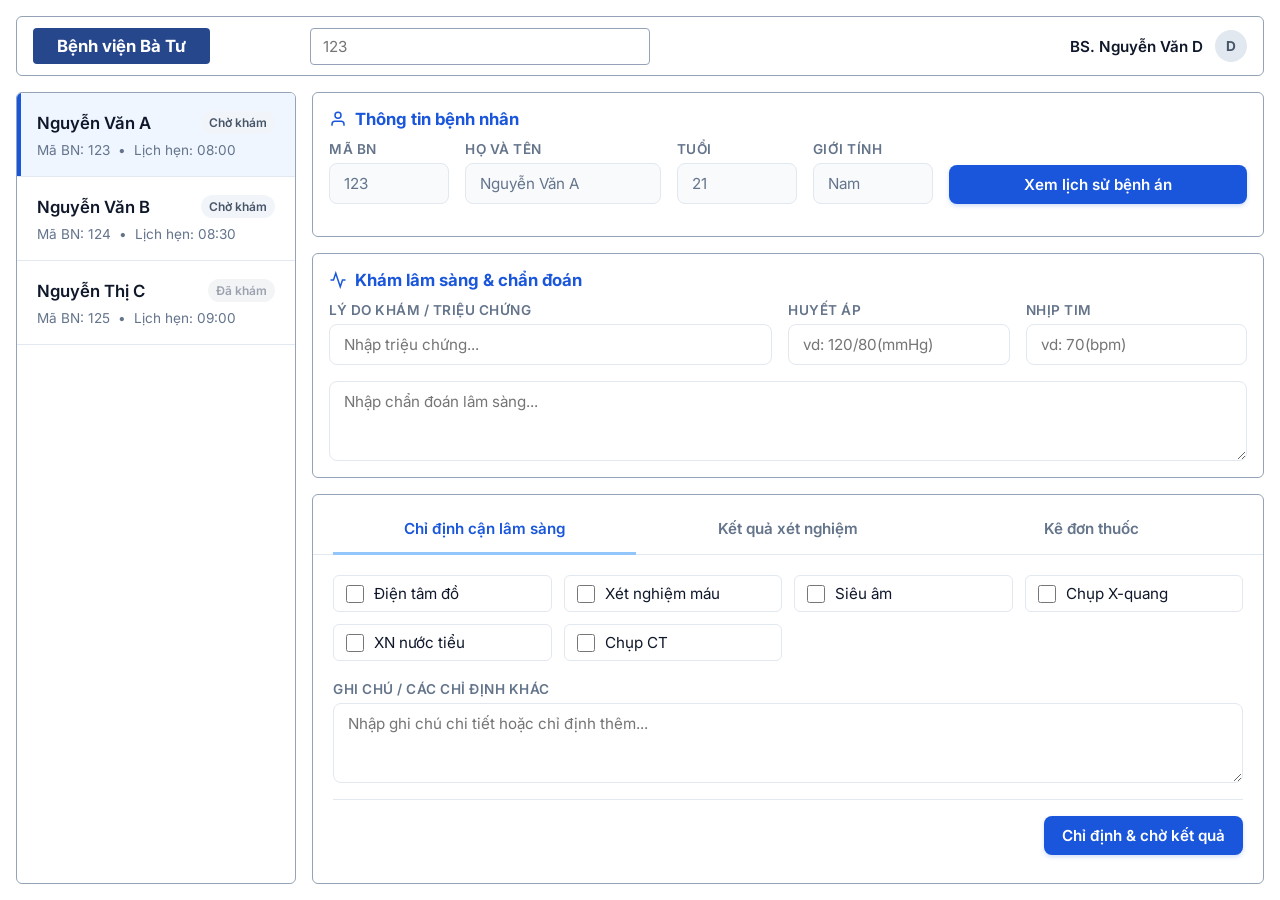
<file: bacsi/index.html>
<!DOCTYPE html>
<html lang="vi">
<head>
    <meta charset="UTF-8">
    <meta name="viewport" content="width=device-width, initial-scale=1.0">
    <title>Bệnh viện Bà Tư - EMR</title>
    <link href="https://fonts.googleapis.com/css2?family=Inter:wght@400;500;600;700&display=swap" rel="stylesheet">
    <style>
        :root {
            --primary: #1a56db;
            --primary-hover: #1e40af;
            --bg-color: #f8fafc;
            --surface: #ffffff;
            --border: #e2e8f0;
            --text-main: #0f172a;
            --text-muted: #64748b;
            --danger: #ef4444;
            --danger-hover: #dc2626;
            --danger-bg: #fef2f2;
            --warning: #f59e0b;
            --success: #10b981;
            --shadow-sm: 0 1px 2px 0 rgba(0, 0, 0, 0.05);
            --shadow: 0 4px 6px -1px rgba(0, 0, 0, 0.1), 0 2px 4px -1px rgba(0, 0, 0, 0.06);
            --shadow-lg: 0 10px 15px -3px rgba(0, 0, 0, 0.1), 0 4px 6px -2px rgba(0, 0, 0, 0.05);
        }

        * { box-sizing: border-box; margin: 0; padding: 0; font-family: 'Inter', sans-serif; }
        body { background-color: #ffffff; color: var(--text-main); height: 100vh; display: flex; flex-direction: column; overflow: hidden; padding: 16px; }

        /* --- Header --- */
        header { background-color: var(--surface); height: 60px; display: flex; align-items: center; padding: 0 16px; border: 1px solid #94a3b8; border-radius: 6px; z-index: 10; flex-shrink: 0; }
        .brand { background-color: #27478d; color: white; padding: 8px 24px; border-radius: 4px; font-weight: 700; font-size: 1.05rem; flex-shrink: 0; }
        .search-container { display: flex; align-items: center; margin-left: 100px; flex: 1; }
        .search-bar { position: relative; width: 340px; }
        .search-bar input { width: 100%; padding: 8px 12px; border: 1px solid #94a3b8; border-radius: 4px; outline: none; font-size: 0.95rem; }
        .search-bar input:focus { border-color: var(--primary); }
        .clear-search { position: absolute; right: 10px; top: 50%; transform: translateY(-50%); color: var(--text-muted); cursor: pointer; display: none; }
        .user-info { display: flex; align-items: center; gap: 12px; font-weight: 600; font-size: 0.95rem; flex-shrink: 0; margin-left: auto; }
        .avatar { width: 32px; height: 32px; background: #e2e8f0; border-radius: 50%; display: flex; align-items: center; justify-content: center; color: #475569; font-weight: 700; font-size: 0.85rem; }

        /* --- Layout & Sidebar --- */
        .layout { display: flex; flex: 1; overflow: hidden; gap: 16px; margin-top: 16px; }
        aside { width: 280px; background-color: var(--surface); border: 1px solid #94a3b8; border-radius: 6px; display: flex; flex-direction: column; overflow-y: auto; }
        .patient-card { padding: 18px 20px; border-bottom: 1px solid var(--border); cursor: pointer; transition: all 0.2s; position: relative; }
        .patient-card:hover { background-color: var(--bg-color); }
        .patient-card.active { background-color: #eff6ff; }
        .patient-card.active::before { content: ''; position: absolute; left: 0; top: 0; bottom: 0; width: 4px; background-color: var(--primary); }
        .patient-header { display: flex; justify-content: space-between; align-items: center; margin-bottom: 8px; }
        .patient-name { font-weight: 600; font-size: 1.05rem; color: var(--text-main); }
        
        /* Status Colors */
        .patient-status { font-size: 0.75rem; padding: 4px 8px; border-radius: 20px; font-weight: 600; }
        .st-cho-kham { background-color: #f1f5f9; color: #475569; }
        .st-dang-kham { background-color: #dbeafe; color: #1d4ed8; }
        .st-cho-kq { background-color: #fef08a; color: #854d0e; }
        .st-da-co-kq { background-color: #dcfce3; color: #166534; }
        .st-da-kham { background-color: #f3f4f6; color: #9ca3af; }
        
        .patient-details { font-size: 0.85rem; color: var(--text-muted); display: flex; gap: 8px; }

        /* --- Main Content --- */
        main { flex: 1; overflow-y: auto; display: flex; flex-direction: column; gap: 16px; }
        .card { background-color: var(--surface); border-radius: 6px; border: 1px solid #94a3b8; padding: 16px; display: flex; flex-direction: column; }
        .card-title { font-weight: 700; font-size: 1.05rem; color: var(--primary); margin-bottom: 12px; display: flex; align-items: center; gap: 8px; }
        
        /* --- Forms --- */
        .form-row { display: flex; gap: 16px; margin-bottom: 16px; flex-wrap: wrap; }
        .form-group { flex: 1; display: flex; flex-direction: column; gap: 6px; min-width: 120px; }
        .form-group label { font-size: 0.85rem; font-weight: 600; color: var(--text-muted); text-transform: uppercase; letter-spacing: 0.5px; }
        .form-control { padding: 10px 14px; border: 1px solid var(--border); border-radius: 8px; outline: none; font-size: 0.95rem; background-color: var(--surface); color: var(--text-main); transition: all 0.2s; }
        .form-control:focus { border-color: var(--primary); box-shadow: 0 0 0 3px rgba(26, 86, 219, 0.15); }
        .form-control[readonly] { background-color: var(--bg-color); color: var(--text-muted); cursor: not-allowed; border-color: var(--border); }
        textarea.form-control { resize: vertical; min-height: 80px; }

        /* --- Buttons --- */
        .btn { padding: 10px 18px; border: none; border-radius: 8px; font-weight: 600; cursor: pointer; transition: all 0.2s; font-size: 0.95rem; display: inline-flex; align-items: center; justify-content: center; gap: 8px; }
        .btn-primary { background-color: var(--primary); color: white; box-shadow: 0 2px 4px rgba(26, 86, 219, 0.2); }
        .btn-primary:hover { background-color: var(--primary-hover); transform: translateY(-1px); box-shadow: 0 4px 6px rgba(26, 86, 219, 0.3); }
        .btn-outline { background-color: transparent; border: 1px solid var(--border); color: var(--text-main); }
        .btn-outline:hover { background-color: var(--bg-color); border-color: #cbd5e1; }
        .btn-danger { background-color: var(--danger); color: white; }
        .btn-danger:hover { background-color: var(--danger-hover); box-shadow: 0 4px 6px rgba(239, 68, 68, 0.3); }
        
        /* Focus state for popups */
        .btn-focus-dash { outline: 2px dashed #000; outline-offset: 2px; }

        /* --- Alerts --- */
        .alert { padding: 14px 18px; border-radius: 8px; font-size: 0.95rem; display: flex; gap: 12px; align-items: flex-start; line-height: 1.5; margin-top: 16px; display: none; }
        .alert.active { display: flex; animation: fadeIn 0.3s ease; }
        .alert-danger { background-color: var(--danger-bg); border: 1px solid #fecaca; color: #991b1b; }
        .alert-danger strong { color: var(--danger); }

        /* --- Tabs --- */
        .tabs { display: flex; border-bottom: 1px solid var(--border); margin-bottom: 20px; }
        .tab { flex: 1; text-align: center; padding: 14px 16px; font-weight: 600; color: var(--text-muted); cursor: pointer; border-bottom: 3px solid transparent; transition: all 0.2s; margin-bottom: -1px; font-size: 0.95rem; }
        .tab:hover { color: var(--primary); background-color: #f8fafc; }
        .tab.active { color: var(--primary); border-bottom-color: #93c5fd; }
        .tab-content { display: none; animation: fadeIn 0.3s ease; }
        .tab-content.active { display: block; }
        @keyframes fadeIn { from { opacity: 0; transform: translateY(10px); } to { opacity: 1; transform: translateY(0); } }

        /* --- Checkboxes (Tab 1) --- */
        .checkbox-grid { display: grid; grid-template-columns: repeat(auto-fill, minmax(180px, 1fr)); gap: 12px; margin-bottom: 20px; }
        .checkbox-label { display: flex; align-items: center; gap: 10px; font-size: 0.95rem; cursor: pointer; padding: 8px 12px; border-radius: 6px; border: 1px solid var(--border); transition: all 0.2s; }
        .checkbox-label:hover { background-color: #f1f5f9; border-color: #cbd5e1; }
        .checkbox-label input { width: 18px; height: 18px; accent-color: var(--primary); cursor: pointer; }

        /* --- Tables (Tab 2 & 3) --- */
        .table-container { border: 1px solid var(--border); border-radius: 8px; overflow: hidden; }
        table { width: 100%; border-collapse: collapse; }
        th, td { padding: 12px 16px; text-align: left; border-bottom: 1px solid var(--border); }
        th { background-color: #f8fafc; font-weight: 600; color: var(--text-muted); font-size: 0.85rem; text-transform: uppercase; }
        td { font-size: 0.95rem; color: var(--text-main); }
        tr:last-child td { border-bottom: none; }
        .row-danger { background-color: #fef2f2; }
        .row-danger td { color: #991b1b; }
        .row-warning { background-color: #fffbeb; }
        .row-warning td { color: #92400e; }
        .text-danger { color: var(--danger); font-weight: 600; }
        .action-delete { color: var(--danger); cursor: pointer; font-weight: 600; transition: color 0.2s; }
        .action-delete:hover { color: var(--danger-hover); text-decoration: underline; }

        .action-bar { display: flex; justify-content: flex-end; gap: 16px; margin-top: 20px; padding-top: 20px; border-top: 1px solid var(--border); }

        /* --- Empty State --- */
        .empty-state { text-align: center; padding: 40px 20px; color: var(--text-muted); background-color: var(--bg-color); border-radius: 8px; border: 1px dashed var(--border); }
        .empty-state h4 { color: var(--text-main); margin: 12px 0 8px; font-size: 1.05rem; }

        /* --- Modals --- */
        .modal-overlay { position: fixed; top: 0; left: 0; width: 100%; height: 100%; background-color: rgba(15, 23, 42, 0.7); display: flex; align-items: center; justify-content: center; z-index: 100; opacity: 0; visibility: hidden; transition: all 0.2s; backdrop-filter: blur(2px); }
        .modal-overlay.active { opacity: 1; visibility: visible; }
        .modal { background-color: var(--surface); border-radius: 12px; width: 500px; max-width: 90%; box-shadow: var(--shadow-lg); transform: scale(0.95) translateY(10px); transition: all 0.2s; overflow: hidden; }
        .modal-overlay.active .modal { transform: scale(1) translateY(0); }
        .modal-header { padding: 16px 20px; border-bottom: 1px solid var(--border); display: flex; justify-content: space-between; align-items: center; background-color: var(--danger); color: white; }
        .modal-header.info { background-color: var(--primary); }
        .modal-title { font-weight: 700; font-size: 1.1rem; display: flex; align-items: center; gap: 8px; }
        .modal-close { background: none; border: none; color: white; font-size: 1.5rem; cursor: pointer; opacity: 0.8; transition: opacity 0.2s; }
        .modal-close:hover { opacity: 1; }
        .modal-body { padding: 20px; font-size: 1rem; line-height: 1.5; color: var(--text-main); }
        .modal-footer { padding: 16px 20px; border-top: 1px solid var(--border); display: flex; justify-content: flex-end; gap: 12px; background-color: #f8fafc; }
        
        /* --- Autocomplete --- */
        .autocomplete-wrapper { position: relative; flex: 2; }
        .autocomplete-list { position: absolute; top: 100%; left: 0; right: 0; background: var(--surface); border: 1px solid var(--border); border-radius: 8px; box-shadow: var(--shadow-lg); z-index: 50; max-height: 200px; overflow-y: auto; display: none; margin-top: 4px; }
        .autocomplete-item { padding: 10px 14px; cursor: pointer; border-bottom: 1px solid var(--bg-color); }
        .autocomplete-item:hover { background-color: var(--bg-color); color: var(--primary); }
    </style>
</head>
<body>

    <header>
        <div class="brand">
            Bệnh viện Bà Tư
        </div>
        <div class="search-container">
            <div class="search-bar">
                <input type="text" id="global-search" placeholder="123" oninput="handleSearch()">
                <svg class="clear-search" id="clear-search" onclick="clearSearch()" width="18" height="18" viewBox="0 0 24 24" fill="none" stroke="currentColor" stroke-width="2"><line x1="18" y1="6" x2="6" y2="18"></line><line x1="6" y1="6" x2="18" y2="18"></line></svg>
            </div>
        </div>
        <div class="user-info">
            <span>BS. Nguyễn Văn D</span>
            <div class="avatar">D</div>
        </div>
    </header>

    <div class="layout">
        <!-- Sidebar -->
        <aside id="patient-list">
            <!-- Rendered by JS -->
        </aside>

        <!-- Main Content -->
        <main>
            <!-- Patient Info -->
            <div class="card">
                <h3 class="card-title">
                    <svg width="18" height="18" viewBox="0 0 24 24" fill="none" stroke="currentColor" stroke-width="2"><path d="M20 21v-2a4 4 0 0 0-4-4H8a4 4 0 0 0-4 4v2"></path><circle cx="12" cy="7" r="4"></circle></svg>
                    Thông tin bệnh nhân
                </h3>
                <div class="form-row">
                    <div class="form-group" style="flex: 0.5;">
                        <label>Mã BN</label>
                        <input type="text" id="info-id" class="form-control" readonly>
                    </div>
                    <div class="form-group" style="flex: 1.5;">
                        <label>Họ và tên</label>
                        <input type="text" id="info-name" class="form-control" readonly>
                    </div>
                    <div class="form-group" style="flex: 0.5;">
                        <label>Tuổi</label>
                        <input type="text" id="info-age" class="form-control" readonly>
                    </div>
                    <div class="form-group" style="flex: 0.5;">
                        <label>Giới tính</label>
                        <input type="text" id="info-gender" class="form-control" readonly>
                    </div>
                    <div class="form-group" style="justify-content: flex-end; flex: auto;">
                        <button class="btn btn-primary" id="btn-history" onclick="viewHistory()" style="width: 100%; font-size: 0.95rem; padding: 10px;">
                            Xem lịch sử bệnh án
                        </button>
                    </div>
                </div>

                <div class="alert alert-danger" id="allergy-banner">
                    <svg width="24" height="24" viewBox="0 0 24 24" fill="none" stroke="currentColor" stroke-width="2" style="flex-shrink: 0;"><path d="M10.29 3.86L1.82 18a2 2 0 0 0 1.71 3h16.94a2 2 0 0 0 1.71-3L13.71 3.86a2 2 0 0 0-3.42 0z"></path><line x1="12" y1="9" x2="12" y2="13"></line><line x1="12" y1="17" x2="12.01" y2="17"></line></svg>
                    <div>
                        <strong>CẢNH BÁO LƯU TRỮ CHỦ ĐỘNG:</strong> <span id="allergy-text">Bệnh nhân có tiền sử dị ứng.</span> Đề phòng khi ra y lệnh kê đơn!
                    </div>
                </div>
            </div>

            <!-- Clinical Exam -->
            <div class="card">
                <h3 class="card-title">
                    <svg width="18" height="18" viewBox="0 0 24 24" fill="none" stroke="currentColor" stroke-width="2"><path d="M22 12h-4l-3 9L9 3l-3 9H2"></path></svg>
                    Khám lâm sàng & chẩn đoán
                </h3>
                <div class="form-row">
                    <div class="form-group" style="flex: 2;">
                        <label>Lý do khám / Triệu chứng</label>
                        <input type="text" class="form-control" placeholder="Nhập triệu chứng...">
                    </div>
                    <div class="form-group">
                        <label>Huyết áp</label>
                        <input type="text" class="form-control" placeholder="vd: 120/80(mmHg)">
                    </div>
                    <div class="form-group">
                        <label>Nhịp tim</label>
                        <input type="text" class="form-control" placeholder="vd: 70(bpm)">
                    </div>
                </div>
                <div class="form-group">
                    <textarea class="form-control" rows="2" placeholder="Nhập chẩn đoán lâm sàng..."></textarea>
                </div>
            </div>

            <!-- Tabs Section -->
            <div class="card" style="flex: 1; display: flex; flex-direction: column; padding: 0;">
                <div class="tabs" style="padding: 0 20px; padding-top: 10px;">
                    <div class="tab active" onclick="switchTab(0)">Chỉ định cận lâm sàng</div>
                    <div class="tab" id="tab-btn-1" onclick="switchTab(1)">Kết quả xét nghiệm</div>
                    <div class="tab" onclick="switchTab(2)">Kê đơn thuốc</div>
                </div>

                <!-- Tab 1: Chỉ định -->
                <div class="tab-content active" id="tab-0" style="padding: 0 20px 20px;">
                    <div class="checkbox-grid">
                        <label class="checkbox-label"><input type="checkbox" id="chk-ecg"> Điện tâm đồ</label>
                        <label class="checkbox-label"><input type="checkbox" id="chk-blood"> Xét nghiệm máu</label>
                        <label class="checkbox-label"><input type="checkbox" id="chk-us"> Siêu âm</label>
                        <label class="checkbox-label"><input type="checkbox" id="chk-xray"> Chụp X-quang</label>
                        <label class="checkbox-label"><input type="checkbox" id="chk-urine"> XN nước tiểu</label>
                        <label class="checkbox-label"><input type="checkbox" id="chk-ct"> Chụp CT</label>
                    </div>
                    <div class="form-group" style="margin-bottom: 16px;">
                        <label>Ghi chú / Các chỉ định khác</label>
                        <textarea class="form-control" rows="3" placeholder="Nhập ghi chú chi tiết hoặc chỉ định thêm..."></textarea>
                    </div>
                    <div class="action-bar" style="margin-top: 0; padding-top: 16px;">
                        <button class="btn btn-primary" onclick="requestLabTests()">Chỉ định & chờ kết quả</button>
                    </div>
                </div>

                <!-- Tab 2: Kết quả -->
                <div class="tab-content" id="tab-1" style="padding: 0 20px 20px;">
                    <div id="lab-empty" class="empty-state" style="background-color: #f1f5f9; border: none; padding: 48px 20px; border-radius: 8px; text-align: center;">
                        <svg width="42" height="42" viewBox="0 0 24 24" fill="none" stroke="#1e293b" stroke-width="2" style="margin-bottom: 12px;"><circle cx="12" cy="12" r="10"></circle><polyline points="12 6 12 12 16 14"></polyline></svg>
                        <div style="font-size: 1.25rem; font-weight: 500; color: #0f172a; margin-bottom: 12px;">Chưa có kết quả Cận lâm sàng</div>
                        <div style="font-size: 1rem; color: #1e293b; line-height: 1.6; margin-bottom: 24px;">
                            Bệnh nhân đang trong quá trình thực hiện các dịch vụ tại phòng chuyên môn.<br>
                            Hệ thống sẽ tự động đồng bộ ngay khi có kết quả trả về.
                        </div>
                        <button style="padding: 8px 48px; border: 1px solid #3b82f6; border-radius: 6px; background-color: white; color: #3b82f6; font-size: 1rem; font-weight: 400; cursor: pointer; transition: all 0.2s;" onmouseover="this.style.backgroundColor='#eff6ff'" onmouseout="this.style.backgroundColor='white'">Tải lại</button>
                    </div>
                    
                    <div id="lab-results" style="display: none;">
                        <div class="table-container" style="border: 1px solid #d1d5db; border-radius: 8px; overflow: hidden;">
                            <table style="width: 100%; border-collapse: collapse; font-size: 0.95rem;">
                                <thead>
                                    <tr style="background-color: #e5e7eb;">
                                        <th style="padding: 12px 16px; text-align: left; color: #374151; font-weight: 500; border-bottom: 1px solid #d1d5db; text-transform: none; font-size: 0.95rem;">Tên xét nghiệm / Chỉ số</th>
                                        <th style="padding: 12px 16px; text-align: left; color: #374151; font-weight: 500; border-bottom: 1px solid #d1d5db; text-transform: none; font-size: 0.95rem;">Kết quả</th>
                                        <th style="padding: 12px 16px; text-align: left; color: #374151; font-weight: 500; border-bottom: 1px solid #d1d5db; text-transform: none; font-size: 0.95rem;">Đơn vị</th>
                                        <th style="padding: 12px 16px; text-align: left; color: #374151; font-weight: 500; border-bottom: 1px solid #d1d5db; text-transform: none; font-size: 0.95rem;">Khoảng tham chiếu</th>
                                    </tr>
                                </thead>
                                <tbody>
                                    <tr style="background-color: #f3f4f6;">
                                        <td style="padding: 12px 16px; border-bottom: 1px solid #d1d5db; color: #111827;">Men tim (Troponin T)</td>
                                        <td style="padding: 12px 16px; border-bottom: 1px solid #d1d5db; color: #111827;">0.01</td>
                                        <td style="padding: 12px 16px; border-bottom: 1px solid #d1d5db; color: #111827;">ng/mL</td>
                                        <td style="padding: 12px 16px; border-bottom: 1px solid #d1d5db; color: #111827;">&lt; 0.014</td>
                                    </tr>
                                    <tr style="background-color: #f3f4f6;">
                                        <td style="padding: 12px 16px; border-bottom: 1px solid #d1d5db; color: #111827;">Đường huyết đói (Glucose)</td>
                                        <td style="padding: 12px 16px; border-bottom: 1px solid #d1d5db; color: #111827;">5.2</td>
                                        <td style="padding: 12px 16px; border-bottom: 1px solid #d1d5db; color: #111827;">mmol/L</td>
                                        <td style="padding: 12px 16px; border-bottom: 1px solid #d1d5db; color: #111827;">3.9 - 5.5</td>
                                    </tr>
                                    <tr style="background-color: #fffdeb;">
                                        <td style="padding: 12px 16px; border-bottom: 1px solid #d1d5db; color: #ef4444;">Độ bão hòa Oxy (SpO2)</td>
                                        <td style="padding: 12px 16px; border-bottom: 1px solid #d1d5db; color: #ef4444;">94&darr;</td>
                                        <td style="padding: 12px 16px; border-bottom: 1px solid #d1d5db; color: #ef4444;">%</td>
                                        <td style="padding: 12px 16px; border-bottom: 1px solid #d1d5db; color: #ef4444;">95-100</td>
                                    </tr>
                                    <tr style="background-color: #fffdeb;">
                                        <td style="padding: 12px 16px; border-bottom: 1px solid #d1d5db; color: #ef4444;">Chỉ số CRP (Viêm nhiễm)</td>
                                        <td style="padding: 12px 16px; border-bottom: 1px solid #d1d5db; color: #ef4444;">12&uarr;</td>
                                        <td style="padding: 12px 16px; border-bottom: 1px solid #d1d5db; color: #ef4444;">mg/L</td>
                                        <td style="padding: 12px 16px; border-bottom: 1px solid #d1d5db; color: #ef4444;">&lt;10</td>
                                    </tr>
                                    <tr style="background-color: #f3f4f6;">
                                        <td style="padding: 12px 16px; border-bottom: none; color: #111827;">Cholesterol toàn phần</td>
                                        <td style="padding: 12px 16px; border-bottom: none; color: #111827;">4.8</td>
                                        <td style="padding: 12px 16px; border-bottom: none; color: #111827;">mmol/L</td>
                                        <td style="padding: 12px 16px; border-bottom: none; color: #111827;">&lt;5.2</td>
                                    </tr>
                                </tbody>
                            </table>
                        </div>
                    </div>
                </div>

                <!-- Tab 3: Kê đơn -->
                <div class="tab-content" id="tab-2" style="padding: 0 20px 20px;">
                    <div class="form-row" style="align-items: flex-end;">
                        <div class="form-group autocomplete-wrapper">
                            <label>Tìm và thêm thuốc</label>
                            <input type="text" id="drug-input" class="form-control" placeholder="Gõ từ khóa (vd: As, Penicillin)..." oninput="showSuggestions(this.value)">
                            <div class="autocomplete-list" id="autocomplete-list"></div>
                        </div>
                        <div class="form-group" style="flex: 0.5;">
                            <label>Số lượng</label>
                            <input type="text" id="drug-qty" class="form-control" placeholder="vd: 30">
                        </div>
                        <div class="form-group" style="flex: 1;">
                            <label>Liều dùng</label>
                            <input type="text" id="drug-dose" class="form-control" placeholder="vd: Sáng 1 viên">
                        </div>
                    </div>

                    <div class="table-container">
                        <table>
                            <thead>
                                <tr><th>Tên thuốc</th><th>Số lượng</th><th>Liều dùng</th><th style="width: 80px; text-align: center;">Thao tác</th></tr>
                            </thead>
                            <tbody id="prescription-tbody">
                                <!-- JS -->
                            </tbody>
                        </table>
                    </div>

                    <div class="action-bar" style="margin-top: 16px; padding-top: 16px;">
                        <button class="btn btn-outline">In đơn thuốc</button>
                        <button class="btn btn-primary" onclick="finishExam()">Lưu và kết thúc ca khám</button>
                    </div>
                </div>
            </div>
        </main>
    </div>

    <!-- Modals -->

    <!-- History Modal -->
    <div class="modal-overlay" id="history-modal">
        <div class="modal" style="background-color: #fff5f5; border: 1px solid var(--border); box-shadow: 0 4px 20px rgba(0,0,0,0.1); width: 450px;">
            <div class="modal-header" style="background-color: transparent; border-bottom: none; padding-bottom: 0;">
                <div class="modal-title" style="color: var(--primary); font-size: 1rem;">
                    Dòng thời gian Lịch sử Khám bệnh (EMR)
                </div>
                <button class="modal-close" onclick="closeModal('history-modal')" style="color: #000; opacity: 1; font-weight: 500; font-size: 1.2rem;">X</button>
            </div>
            <div class="modal-body" id="history-content" style="padding-top: 16px; padding-bottom: 30px;">
                <!-- Dynamically filled -->
            </div>
        </div>
    </div>

    <!-- Warning Modal (Allergy / Interaction) -->
    <div class="modal-overlay" id="warning-modal">
        <div class="modal" style="width: 420px; border-radius: 8px; overflow: hidden; box-shadow: 0 10px 25px rgba(0,0,0,0.2);">
            <div class="modal-header" style="background-color: #ef4444; border-bottom: none; padding: 12px 16px;">
                <div class="modal-title" style="color: white; font-size: 1.4rem; font-weight: 700;">
                    Cảnh Báo!!
                </div>
                <button class="modal-close" onclick="handleWarningCancel()" style="color: white; opacity: 1; font-weight: bold; font-size: 1.4rem;">X</button>
            </div>
            <div class="modal-body" style="padding: 24px 30px; text-align: center; background-color: white;">
                <div style="color: #ef4444; font-size: 1.1rem; line-height: 1.5;">
                    <svg width="20" height="20" viewBox="0 0 24 24" fill="#ef4444" stroke="#ef4444" stroke-width="2" style="vertical-align: text-bottom; margin-right: 4px;"><path d="M10.29 3.86L1.82 18a2 2 0 0 0 1.71 3h16.94a2 2 0 0 0 1.71-3L13.71 3.86a2 2 0 0 0-3.42 0z"></path><line x1="12" y1="9" x2="12" y2="13" stroke="white"></line><line x1="12" y1="17" x2="12.01" y2="17" stroke="white"></line></svg>
                    <span id="warning-message"></span>
                </div>
            </div>
            <div class="modal-footer" style="background-color: #f3f4f6; padding: 12px 16px; display: flex; justify-content: flex-end; gap: 8px; border-top: 1px solid #e5e7eb;">
                <button class="btn" id="btn-cancel-warning" onclick="handleWarningCancel()" style="background: transparent; color: black; border: 1px dashed #000; font-weight: 700; padding: 6px 16px; border-radius: 4px;">Huỷ</button>
                <button class="btn" id="btn-override-warning" onclick="handleWarningOverride()" style="background: transparent; color: black; border: 1px solid #000; padding: 6px 16px; border-radius: 4px;">Ghi đè</button>
            </div>
        </div>
    </div>

    <script>
        // --- State Data ---
        const patientsData = [
            { id: '123', name: 'Nguyễn Văn A', age: 21, gender: 'Nam', status: 'Chờ khám', time: '08:00', hasAllergy: true, allergyText: 'Bệnh nhân dị ứng Penicillin và tiền sử bệnh tim mạch.', history: '<div style="position: relative; border-left: 2px solid #cbd5e1; margin-left: 8px; padding-left: 20px; padding-bottom: 24px;"><div style="position: absolute; left: -6px; top: 0; width: 10px; height: 10px; border-radius: 50%; background-color: var(--primary);"></div><p style="color: var(--primary); font-size: 0.75rem; margin-bottom: 4px; font-weight: 600;">12/01/2024 - Khoa Răng Hàm Mặt</p><h4 style="color: var(--primary); margin-bottom: 6px; font-size: 1.05rem;">Nhổ răng khôn & Ghi nhận Dị ứng</h4><p style="color: var(--text-main); font-size: 0.95rem; line-height: 1.5;">Xảy ra phản ứng phát ban, ngứa ngáy mức độ 2<br>khi test mẫu kháng sinh nhóm Beta-lactam. Cập<br>nhật hệ thống: Dị ứng Penicillin.</p></div>' },
            { id: '124', name: 'Nguyễn Văn B', age: 35, gender: 'Nam', status: 'Chờ khám', time: '08:30', hasAllergy: false },
            { id: '125', name: 'Nguyễn Thị C', age: 42, gender: 'Nữ', status: 'Đã khám', time: '09:00', hasAllergy: false }
        ];

        let currentPatient = null;
        let labTimeout = null;

        // --- Init & Sidebar Render ---
        function renderSidebar(filter = '') {
            const list = document.getElementById('patient-list');
            list.innerHTML = '';
            
            patientsData.forEach(p => {
                if (filter && !p.id.includes(filter) && !p.name.toLowerCase().includes(filter.toLowerCase())) return;
                
                let sClass = '';
                if(p.status === 'Chờ khám') sClass = 'st-cho-kham';
                else if(p.status === 'Đang khám') sClass = 'st-dang-kham';
                else if(p.status === 'Chờ KQ CLS') sClass = 'st-cho-kq';
                else if(p.status === 'Đã có KQ CLS') sClass = 'st-da-co-kq';
                else sClass = 'st-da-kham';

                const isActive = (currentPatient && currentPatient.id === p.id) ? 'active' : '';

                list.innerHTML += `
                    <div class="patient-card ${isActive}" onclick="selectPatient('${p.id}')">
                        <div class="patient-header">
                            <span class="patient-name">${p.name}</span>
                            <span class="patient-status ${sClass}">${p.status}</span>
                        </div>
                        <div class="patient-details">
                            <span>Mã BN: ${p.id}</span> &bull; <span>Lịch hẹn: ${p.time}</span>
                        </div>
                    </div>
                `;
            });
        }

        function handleSearch() {
            const val = document.getElementById('global-search').value;
            document.getElementById('clear-search').style.display = val ? 'block' : 'none';
            renderSidebar(val);
        }

        function clearSearch() {
            document.getElementById('global-search').value = '';
            handleSearch();
        }

        // --- Scenario 1: Select Patient & Check History ---
        function selectPatient(id) {
            currentPatient = patientsData.find(p => p.id === id);
            
            // Render Info
            document.getElementById('info-id').value = currentPatient.id;
            document.getElementById('info-name').value = currentPatient.name;
            document.getElementById('info-age').value = currentPatient.age || '';
            document.getElementById('info-gender').value = currentPatient.gender || '';
            
            // Reset UI states
            document.getElementById('allergy-banner').classList.remove('active');
            switchTab(0);
            
            // Check status for Tab 2
            if(currentPatient.status === 'Đã có KQ CLS') {
                showLabResults();
            } else {
                hideLabResults();
            }

            renderSidebar(document.getElementById('global-search').value);
        }

        function viewHistory() {
            if(!currentPatient) return;
            
            // Change status to "Đang khám"
            if(currentPatient.status === 'Chờ khám') {
                currentPatient.status = 'Đang khám';
                renderSidebar(document.getElementById('global-search').value);
            }

            // Show alert if allergic
            if(currentPatient.hasAllergy) {
                document.getElementById('allergy-text').innerText = currentPatient.allergyText;
                document.getElementById('allergy-banner').classList.add('active');
            }

            // Show Modal
            document.getElementById('history-content').innerHTML = currentPatient.history || '<p>Không có lịch sử khám bệnh.</p>';
            openModal('history-modal');
        }

        // --- Scenario 2 & 3: Lab Tests ---
        function requestLabTests() {
            if(!currentPatient) return;
            
            const checks = ['chk-ecg', 'chk-blood', 'chk-us', 'chk-xray', 'chk-urine', 'chk-ct'];
            const hasChecked = checks.some(id => document.getElementById(id).checked);
            
            if(hasChecked) {
                // Change status
                currentPatient.status = 'Chờ KQ CLS';
                clearSearch(); // Clear search to show list
                renderSidebar();
                
                // Simulate waiting for results (5 seconds)
                clearTimeout(labTimeout);
                labTimeout = setTimeout(() => {
                    if(currentPatient.status === 'Chờ KQ CLS') {
                        currentPatient.status = 'Đã có KQ CLS';
                        renderSidebar(document.getElementById('global-search').value);
                        // Auto switch to Tab 1 to see results if they are looking at patient
                        if(document.querySelector('.tab-content#tab-1').classList.contains('active')) {
                            showLabResults();
                        }
                    }
                }, 5000);
            } else {
                // Do nothing if no test selected
            }
        }

        function showLabResults() {
            document.getElementById('lab-empty').style.display = 'none';
            document.getElementById('lab-results').style.display = 'block';
        }
        function hideLabResults() {
            document.getElementById('lab-empty').style.display = 'block';
            document.getElementById('lab-results').style.display = 'none';
        }

        // --- Tab Switching ---
        function switchTab(index) {
            document.querySelectorAll('.tab').forEach((t, i) => t.classList.toggle('active', i === index));
            document.querySelectorAll('.tab-content').forEach((c, i) => c.classList.toggle('active', i === index));
            
            // If switching to Tab 1 (KQ CLS) and status is ready
            if(index === 1 && currentPatient && currentPatient.status === 'Đã có KQ CLS') {
                showLabResults();
            }
        }

        // --- Scenario 4 & 5: Prescription ---
        const drugDb = ["Amlodipine 5mg", "Warfarin 2mg", "Aspirin 81mg", "Penicillin V 500mg", "Paracetamol 500mg"];
        let prescription = [{ name: "Warfarin 2mg", qty: "30", dose: "Sáng 1 viên" }]; // Pre-existing for scenario demo
        let pendingDrug = null;

        function renderPrescription() {
            const tbody = document.getElementById('prescription-tbody');
            if(prescription.length === 0) {
                tbody.innerHTML = '<tr><td colspan="4" style="text-align:center; color:var(--text-muted);">Chưa có thuốc</td></tr>';
                return;
            }
            tbody.innerHTML = '';
            
            const hasAspirin = prescription.some(d => d.name.toLowerCase().includes('aspirin'));
            const hasWarfarin = prescription.some(d => d.name.toLowerCase().includes('warfarin'));
            const hasInteraction = hasAspirin && hasWarfarin;

            prescription.forEach((d, i) => {
                const isPenicillin = d.name.toLowerCase().includes('penicillin') && currentPatient && currentPatient.hasAllergy;
                const isInteractingDrug = hasInteraction && (d.name.toLowerCase().includes('aspirin') || d.name.toLowerCase().includes('warfarin'));
                
                let rowClass = '';
                if (isPenicillin) rowClass = 'row-danger';
                else if (isInteractingDrug) rowClass = 'row-warning';

                tbody.innerHTML += `<tr class="${rowClass}">
                    <td style="font-weight:500;">${d.name}</td>
                    <td>${d.qty}</td>
                    <td>${d.dose}</td>
                    <td style="text-align:center;"><span class="action-delete" onclick="removeDrug(${i})">Xoá</span></td>
                </tr>`;
            });
        }

        function removeDrug(idx) {
            prescription.splice(idx, 1);
            renderPrescription();
        }

        // Autocomplete
        function showSuggestions(val) {
            const list = document.getElementById('autocomplete-list');
            list.innerHTML = '';
            if(!val) { list.style.display = 'none'; return; }
            
            const matches = drugDb.filter(d => d.toLowerCase().includes(val.toLowerCase()));
            if(matches.length > 0) {
                matches.forEach(m => {
                    const div = document.createElement('div');
                    div.className = 'autocomplete-item';
                    const regex = new RegExp(`(${val})`, "gi");
                    div.innerHTML = m.replace(regex, "<strong style='color:var(--primary);'>$1</strong>");
                    div.onclick = () => {
                        document.getElementById('drug-input').value = m;
                        document.getElementById('drug-qty').value = "30";
                        document.getElementById('drug-dose').value = "Sáng 1 viên";
                        list.style.display = 'none';
                        // Auto Add
                        addDrug(m, "30", "Sáng 1 viên");
                    };
                    list.appendChild(div);
                });
                list.style.display = 'block';
            } else {
                list.style.display = 'none';
            }
        }

        document.addEventListener('click', e => {
            if(!e.target.closest('.autocomplete-wrapper')) {
                document.getElementById('autocomplete-list').style.display = 'none';
            }
        });

        // Add Drug Logic
        function addDrug(name, qty, dose) {
            document.getElementById('drug-input').value = '';
            document.getElementById('drug-qty').value = '';
            document.getElementById('drug-dose').value = '';
            
            pendingDrug = { name, qty, dose };

            const isPenicillin = name.toLowerCase().includes('penicillin');
            const hasAspirin = prescription.some(d => d.name.toLowerCase().includes('aspirin'));
            const hasWarfarin = prescription.some(d => d.name.toLowerCase().includes('warfarin'));
            const isAddingAspirin = name.toLowerCase().includes('aspirin');
            const isAddingWarfarin = name.toLowerCase().includes('warfarin');

            // 5.2 Allergy Check
            if(isPenicillin && currentPatient && currentPatient.hasAllergy) {
                showWarningModal("CẢNH BÁO: Bệnh nhân dị ứng Penicillin. Việc kê đơn thuốc có thể gây sốc phản vệ cho bệnh nhân");
                return;
            }

            // 5.1 Interaction Check
            if((hasAspirin && isAddingWarfarin) || (hasWarfarin && isAddingAspirin)) {
                showWarningModal("CẢNH BÁO: Tương tác thuốc chéo mức độ TRUNG BÌNH giữa Aspirin và Warfarin!");
                return;
            }

            commitDrug();
        }

        function showWarningModal(msgText) {
            document.getElementById('warning-message').innerText = msgText;
            
            openModal('warning-modal');
            
            // Focus cancel button (Viền nét đứt)
            setTimeout(() => document.getElementById('btn-cancel-warning').focus(), 100);
        }

        function commitDrug() {
            if(pendingDrug) {
                prescription.push(pendingDrug);
                renderPrescription();
                pendingDrug = null;
            }
        }

        function handleWarningCancel() {
            closeModal('warning-modal');
            pendingDrug = null; // discard
        }

        function handleWarningOverride() {
            closeModal('warning-modal');
            commitDrug();
        }

        // --- Modals Base ---
        function openModal(id) { document.getElementById(id).classList.add('active'); }
        function closeModal(id) { document.getElementById(id).classList.remove('active'); }

        function finishExam() {
            // Function deactivated, no alert or action
        }

        // Start
        renderSidebar();
        selectPatient('123'); // auto select first for demo
        renderPrescription();
    </script>
</body>
</html>
</file>
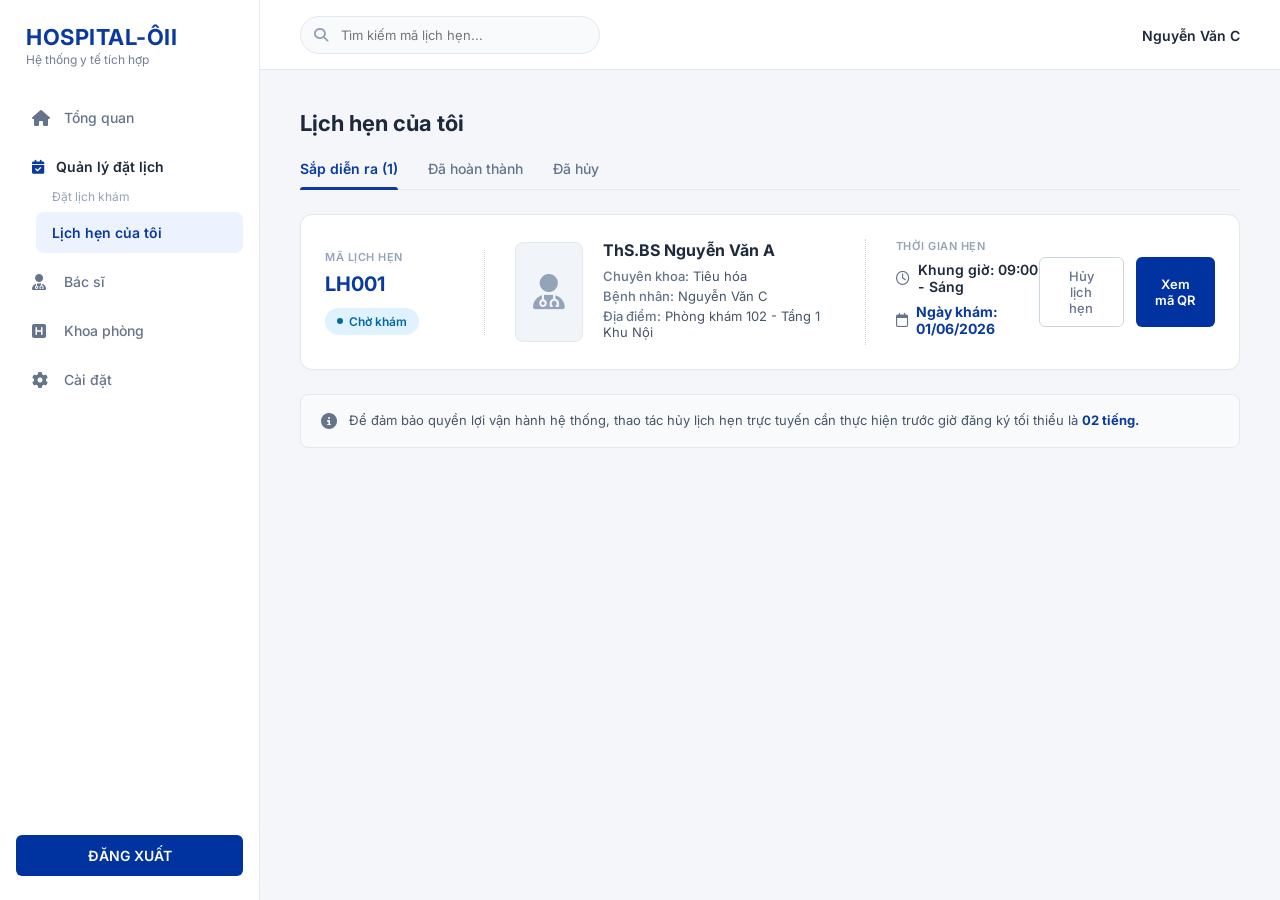
<file: NguoiDung/Lichhencuatoi/index.html>
<!DOCTYPE html>
<html lang="vi">
<head>
    <meta charset="UTF-8">
    <meta name="viewport" content="width=device-width, initial-scale=1.0">
    <title>HOSPITAL-ÔII - Lịch hẹn của tôi</title>
    <link rel="stylesheet" href="https://fonts.googleapis.com/css2?family=Inter:wght@400;500;600;700&display=swap">
    <link rel="stylesheet" href="https://cdnjs.cloudflare.com/ajax/libs/font-awesome/6.4.0/css/all.min.css">
    <link rel="stylesheet" href="style.css">
</head>
<body>

    <div class="container">
        <aside class="sidebar">
            <div class="logo-container">
                <h1 class="logo-title">HOSPITAL-ÔII</h1>
                <p class="logo-subtitle">Hệ thống y tế tích hợp</p>
            </div>

            <nav class="menu">
                <a href="#" class="menu-item">
                    <i class="fa-solid fa-house"></i> Tổng quan
                </a>
                
                <div class="menu-group">
                    <span class="menu-group-title"><i class="fa-solid fa-calendar-check"></i> Quản lý đặt lịch</span>
                    <div class="sub-menu">
                        <span class="sub-menu-title">Đặt lịch khám</span>
                        <a href="#" class="menu-item active">Lịch hẹn của tôi</a>
                    </div>
                </div>

                <a href="#" class="menu-item">
                    <i class="fa-solid fa-user-doctor"></i> Bác sĩ
                </a>
                <a href="#" class="menu-item">
                    <i class="fa-solid fa-square-h"></i> Khoa phòng
                </a>
                <a href="#" class="menu-item">
                    <i class="fa-solid fa-gear"></i> Cài đặt
                </a>
            </nav>

            <button class="btn-logout">ĐĂNG XUẤT</button>
        </aside>

        <main class="main-content">
            <header class="header">
                <div class="search-box">
                    <i class="fa-solid fa-magnifying-glass"></i>
                    <input type="text" placeholder="Tìm kiếm mã lịch hẹn...">
                </div>
                <div class="user-profile">
                    <span class="user-name">Nguyễn Văn C</span>
                </div>
            </header>

            <section class="appointment-section">
                <h2 class="section-title">Lịch hẹn của tôi</h2>

                <div class="tabs">
                    <button class="tab-btn active">Sắp diễn ra (1)</button>
                    <button class="tab-btn">Đã hoàn thành</button>
                    <button class="tab-btn">Đã hủy</button>
                </div>

                <div class="appointment-card">
                    <div class="card-left">
                        <div class="appointment-id-group">
                            <span class="label">MÃ LỊCH HẸN</span>
                            <span class="appointment-id">LH001</span>
                            <span class="status-badge"><span class="dot"></span> Chờ khám</span>
                        </div>
                    </div>

                    <div class="card-center">
                        <div class="doctor-avatar">
                            <i class="fa-solid fa-user-md"></i>
                        </div>
                        <div class="doctor-info">
                            <h3 class="doctor-name">ThS.BS Nguyễn Văn A</h3>
                            <p><strong>Chuyên khoa:</strong> Tiêu hóa</p>
                            <p><strong>Bệnh nhân:</strong> Nguyễn Văn C</p>
                            <p><strong>Địa điểm:</strong> Phòng khám 102 - Tầng 1 Khu Nội</p>
                        </div>
                    </div>

                    <div class="card-right">
                        <div class="time-info">
                            <span class="label">THỜI GIAN HẸN</span>
                            <p class="time-slot"><i class="fa-regular fa-clock"></i> Khung giờ: 09:00 - Sáng</p>
                            <p class="date-slot"><i class="fa-regular fa-calendar"></i> Ngày khám: 01/06/2026</p>
                        </div>
                        <div class="action-buttons">
                            <button class="btn-cancel">Hủy lịch hẹn</button>
                            <button class="btn-qr">Xem mã QR</button>
                        </div>
                    </div>
                </div>

                <div class="notice-box">
                    <i class="fa-solid fa-circle-info"></i>
                    <p>Để đảm bảo quyền lợi vận hành hệ thống, thao tác hủy lịch hẹn trực tuyến cần thực hiện trước giờ đăng ký tối thiểu là <strong>02 tiếng.</strong></p>
                </div>
            </section>
        </main>
    </div>

</body>
</html>
</file>
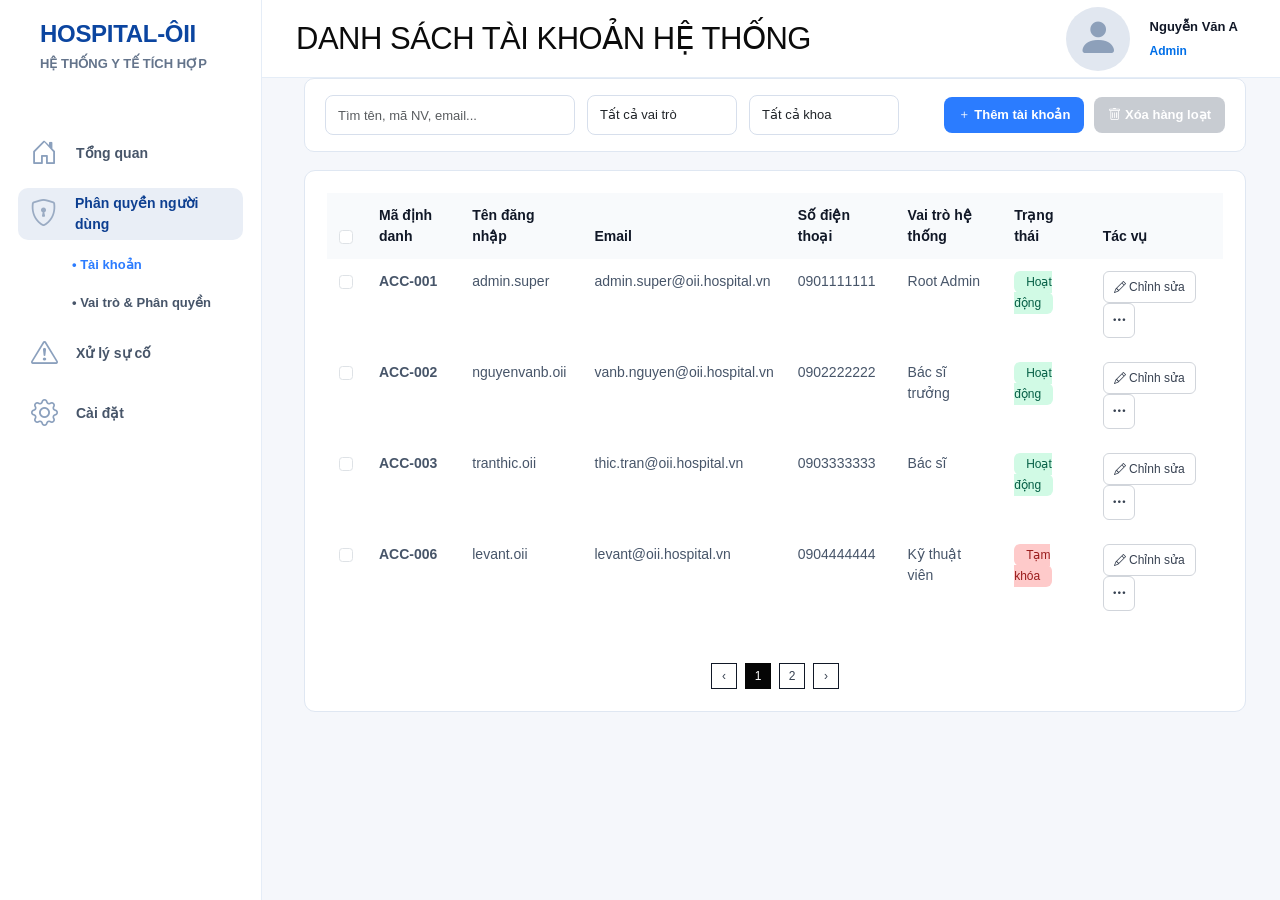
<file: Admin/account-management.html>
<!DOCTYPE html>
<html lang="vi">
<head>
    <meta charset="UTF-8">
    <link href="https://cdn.jsdelivr.net/npm/bootstrap@5.3.0/dist/css/bootstrap.min.css" rel="stylesheet">
    <link href="https://cdn.jsdelivr.net/npm/bootstrap-icons@1.10.5/font/bootstrap-icons.css" rel="stylesheet">
    <style>
        :root{ --primary:#2b7cff; --muted:#f6f8fb; --accent:#ff7a00; }
        body{ background:#f1f5f9; font-family: 'Segoe UI', Roboto, Arial, sans-serif; }
        .sidebar{ min-height:100vh; background:#ffffff; border-right:1px solid #e6eef8; padding:28px 20px; width:230px; }
        .brand{ font-weight:700; color:var(--primary); letter-spacing:0.5px; }
        .menu .nav-link{ color:#4b5563; padding:12px 10px; border-radius:8px; display:flex; align-items:center; gap:12px; }
        .menu .nav-link.active{ background:#eef6ff; color:var(--primary); font-weight:600; }
        .menu .bi{ font-size:18px; color:#8b95a6; }
        .search-box{ background:#fff; padding:12px 18px; border-radius:999px; border:1px solid #e6eef8; box-shadow:inset 0 1px 0 rgba(0,0,0,0.02); }
        header .user { text-align:right; font-size:14px; color:#374151; }
        header .avatar{ width:48px; height:48px; border-radius:50%; background:linear-gradient(135deg,#cfe9ff,#9cc5ff); }
        .page-title{ font-size:20px; font-weight:700; color:#111827; margin-bottom:24px; }
        .filter-bar{ background:#fff; border-radius:12px; padding:16px 18px; margin-bottom:24px; display:flex; gap:12px; align-items:center; box-shadow:0 2px 8px rgba(16,24,40,0.04); }
        .filter-bar input, .filter-bar select{ border:1px solid #d1d5db; border-radius:8px; padding:8px 12px; font-size:13px; }
        .filter-bar .btn{ padding:8px 14px; font-size:13px; }
        .btn-add-account{ background:#10b981; border:0; color:white; padding:10px 16px; border-radius:8px; font-weight:600; }
        .btn-add-account:hover{ background:#059669; }
        .btn-delete-bulk{ background:#9ca3af; border:0; color:white; padding:10px 16px; border-radius:8px; font-weight:600; opacity:.55; cursor:not-allowed; transition:all .2s ease; }
        .btn-delete-bulk.enabled{ background:#ef4444; opacity:1; cursor:pointer; }
        .btn-delete-bulk.enabled:hover{ background:#dc2626; }
        .btn-delete-confirm{ background:#ef4444; border:0; color:white; padding:10px 20px; border-radius:8px; font-weight:600; }
        .btn-delete-confirm:hover{ background:#dc2626; }
        .btn-delete-confirm:disabled{ background:#fca5a5; cursor:not-allowed; }
        .table-container{ background:#fff; border-radius:12px; padding:18px; box-shadow:0 2px 8px rgba(16,24,40,0.04); }
        .account-table{ font-size:14px; }
        .account-table th{ background:#f3f4f6; color:#6b7280; font-weight:600; padding:12px; }
        .account-table td{ padding:12px; color:#374151; }
        .status-active{ background:#d1fae5; color:#065f46; padding:4px 12px; border-radius:6px; font-size:12px; font-weight:500; }
        .status-blocked{ background:#fecaca; color:#991b1b; padding:4px 12px; border-radius:6px; font-size:12px; font-weight:500; }
        .btn-edit{ background:#fff; border:1px solid #d1d5db; color:#374151; padding:6px 10px; border-radius:6px; font-size:12px; }
        .btn-edit:hover{ background:#f3f4f6; }
        .btn-action{ background:#fff; border:1px solid #d1d5db; color:#374151; padding:6px 8px; border-radius:6px; cursor:pointer; }
        .btn-action:hover{ background:#f3f4f6; }
        .action-popup{
            position:absolute;
            z-index:1050;
            background:#ffffff;
            border:1px solid #e5e7eb;
            border-radius:12px;
            box-shadow:0 12px 32px rgba(15,23,42,0.12);
            min-width:180px;
            overflow:hidden;
        }
        .action-popup-item{
            width:100%;
            padding:12px 14px;
            border:none;
            background:transparent;
            text-align:left;
            font-size:14px;
            color:#111827;
            display:flex;
            align-items:center;
            gap:10px;
            cursor:pointer;
        }
        .action-popup-item:hover{
            background:#f8fafc;
        }
        .action-popup-item-delete{
            color:#b91c1c;
        }
        .action-popup-item-delete:hover{
            background:rgba(248,113,113,0.12);
        }

        .pagination-container{ display:flex; justify-content:center; align-items:center; gap:8px; margin-top:24px; }
        .pagination-container button{ border:1px solid #d1d5db; background:#fff; color:#374151; padding:6px 10px; border-radius:6px; cursor:pointer; }
        .pagination-container button.active{ background:#2b7cff; color:white; border-color:#2b7cff; }
        .form-group{ margin-bottom:18px; }
        .form-group label{ display:block; font-weight:600; color:#111827; margin-bottom:6px; font-size:13px; }
        .form-group label .required{ color:#dc2626; }
        .form-group input, .form-group select{ width:100%; border:1px solid #d1d5db; border-radius:8px; padding:10px 12px; font-size:13px; }
        .form-group input:focus, .form-group select:focus{ outline:none; border-color:#2b7cff; box-shadow:0 0 0 3px rgba(43,124,255,0.1); }
        .form-group input::placeholder{ color:#9ca3af; }
        .password-group{ position:relative; }
        .password-group .toggle-password{ position:absolute; right:12px; top:50%; transform:translateY(-50%); cursor:pointer; color:#6b7280; }
        .form-error{ color:#dc2626; font-size:12px; margin-top:4px; display:none; }
        .form-error.show{ display:block; }
        .modal-header-custom{ border-bottom:1px solid #e5e7eb; padding:18px; display:flex; flex-direction:column; align-items:center; justify-content:center; text-align:center; gap:10px; }
        .modal-header-custom h5{ font-size:16px; font-weight:700; color:#111827; margin:0; }
        .modal-title-icon{ display:flex; align-items:center; justify-content:center; gap:12px; }
        .modal-body-custom{ padding:24px; }
        .modal-footer-custom{ border-top:1px solid #e5e7eb; padding:16px 24px; display:flex; gap:12px; justify-content:flex-end; }
        .detail-item{ margin-bottom:16px; }
        .detail-label{ display:block; font-size:13px; color:#6b7280; margin-bottom:6px; }
        .detail-value{ font-size:15px; color:#111827; font-weight:600; }
        .badge-status{ display:inline-flex; align-items:center; padding:6px 12px; border-radius:999px; font-size:12px; font-weight:600; }
        .badge-status-active{ background:#d1fae5; color:#065f46; }
        .badge-status-blocked{ background:#fee2e2; color:#991b1b; }
        .badge-role{ display:inline-flex; align-items:center; padding:6px 12px; border-radius:999px; background:#eff6ff; color:#1d4ed8; font-size:13px; font-weight:600; }
        .detail-mini{ background:#f8fafc; border-radius:12px; padding:14px; }
        .detail-mini-value{ font-size:13px; color:#475569; margin-top:4px; }
        .modal-note{ color:#475569; font-size:13px; margin-top:10px; }
        .confirm-text{ margin-bottom:8px; color:#334155; font-size:14px; }
        .confirm-warning{ color:#b91c1c; font-size:13px; margin:0; }
        .modal-title-icon{ display:flex; align-items:center; gap:12px; }
        .modal-title-icon .icon-box{ width:42px; height:42px; border-radius:12px; display:flex; align-items:center; justify-content:center; font-size:18px; }
        .icon-box.password{ background:#e0f2fe; color:#0369a1; }
        .icon-box.delete{ background:#fee2e2; color:#b91c1c; }
        .icon-box.view{ background:#d9f99d; color:#166534; }
        .btn-cancel{ background:#eef6ff; border:1px solid #d0e8ff; color:#0f1724; padding:10px 20px; border-radius:8px; font-weight:600; cursor:pointer; }
        .btn-cancel:hover{ background:#d1e7f7; }
        .btn-submit{ background:#2b7cff; border:0; color:white; padding:10px 20px; border-radius:8px; font-weight:600; cursor:pointer; }
        .btn-submit:hover{ background:#1e5dbf; }
        .btn-submit:disabled{ background:#d1d5db; cursor:not-allowed; }
        .toast-success{ position:fixed; top:20px; right:20px; background:#10b981; color:white; padding:14px 20px; border-radius:8px; box-shadow:0 4px 12px rgba(0,0,0,0.15); z-index:9999; animation:slideIn 0.3s ease-out; display:flex; align-items:center; gap:10px; font-weight:500; }
        .toast-success::before{ content:'✓'; font-size:20px; font-weight:bold; }
        @keyframes slideIn{ from{ transform:translateX(400px); opacity:0; } to{ transform:translateX(0); opacity:1; } }
    
        /* Unified admin shell - matched to incident-management.html */
        :root{ --primary-dark:#0b4ed1; --bg:#f5f7fb; --border:#e5edf7; --text:#111827; --muted:#667085; }
        *{ box-sizing:border-box; }
        body{ margin:0; background:var(--bg); color:var(--text); }
        .container-fluid{ max-width:none; padding:0; }
        .container-fluid > .row{ margin:0; display:flex; min-height:100vh; }
        .sidebar{ width:262px!important; flex:0 0 262px; max-width:262px; min-height:100vh; background:#fff; border-right:1px solid var(--border); padding:22px 18px!important; }
        .sidebar > .px-3{ padding:0!important; }
        .sidebar .d-flex.align-items-center.mb-4{ display:block!important; padding:0 22px 54px; margin:0!important; }
        .sidebar .d-flex.align-items-center.mb-4 > div:first-child{ display:none!important; }
        .sidebar .brand{ color:#0b45a0; font-size:24px; line-height:1; font-weight:800; letter-spacing:-0.3px; }
        .sidebar .brand + .text-muted{ margin-top:8px; color:#64748b!important; font-weight:700; font-size:13px!important; }
        .menu{ display:flex; flex-direction:column; gap:8px; }
        .menu .nav-item{ margin-bottom:0!important; }
        .menu .nav-link{ min-height:52px; padding:0 12px; border-radius:10px; color:#475569; display:flex; align-items:center; gap:18px; font-size:14px; font-weight:700; text-decoration:none; }
        .menu .nav-link:hover{ background:#f1f5f9; color:#0f3f91; }
        .menu .nav-link.active{ background:#e9eef6; color:#0d3f91; font-weight:800; }
        .menu .bi{ width:28px; font-size:27px; color:#8ba0bd; text-align:center; }
        .menu .nav-link.active .bi{ color:#9aabc3; }
        .menu ul.nav{ padding-left:46px!important; margin-top:8px!important; gap:4px; }
        .menu ul.nav .nav-link{ min-height:34px; padding:0 8px; font-size:13px!important; gap:8px; border-radius:8px; }
        main.col-md-10{ flex:1; width:auto; max-width:none; min-width:0; padding:0!important; }
        main > header{ height:78px; background:#fff; border-bottom:1px solid var(--border); display:flex; align-items:center; justify-content:space-between; padding:0 42px 0 34px; margin:0!important; }
        .page-heading{ margin:0; color:#0b0b0b; font-size:31px; font-weight:500; letter-spacing:-0.5px; }
        .user-profile{ display:flex; align-items:center; gap:20px; }
        .user-profile .avatar, header .avatar{ width:64px; height:64px; border-radius:50%; background:#e1e7f0; display:grid; place-items:center; color:#8da0ba; font-size:42px; }
        .user-name{ margin:0; font-size:13px; font-weight:800; }
        .user-role{ margin-top:5px; color:#006fe8; font-size:12px; font-weight:800; }
        .page-title{ display:none; }
        main > header + *{ margin-top:0; }
        main{ background:var(--bg); }
        main > .row, main > .large-panel, main > .filter-bar, main > .table-container, main > .role-section, main > .alert-conflict, main > .role-tools{ margin-left:42px; margin-right:34px; }
        main > .row:first-of-type, main > .filter-bar:first-of-type, main > .role-tools:first-of-type{ margin-top:30px; }
        .filter-bar, .role-tools{ background:#fff; border:1px solid #dfe7f2; border-radius:10px; padding:16px 20px; margin-bottom:18px; display:flex; gap:12px; align-items:center; flex-wrap:wrap; box-shadow:none; }
        .filter-bar input, .filter-bar select, .role-tools .form-control{ height:40px; border-color:#d7dfec; border-radius:8px; font-size:13px; }
        .table-container, .role-section, .permission-section, .large-panel{ background:#fff; border:1px solid #dfe7f2; border-radius:11px; box-shadow:none; }
        .table-container{ padding:22px; }
        .role-section{ padding:22px; }
        .account-table th, .permission-table th, .audit-table th{ background:#f8fafc!important; color:#111827!important; font-weight:800!important; }
        .account-table td, .permission-table td, .audit-table td{ color:#475569; }
        .pagination-container button{ min-width:26px; height:26px; border:1px solid #111827; border-radius:0; padding:0 8px; font-size:12px; }
        .pagination-container button.active{ background:#050505; color:#fff; border-color:#050505; }
        .btn-add-account, .btn-add-role, .btn-submit, .btn-save-permission{ background:var(--primary); border:0; border-radius:8px; color:#fff; font-weight:800; }
        .btn-add-account:hover, .btn-add-role:hover, .btn-submit:hover, .btn-save-permission:hover{ background:var(--primary-dark); color:#fff; }
        @media(max-width:992px){
            .container-fluid > .row{ display:block; }
            .sidebar{ display:block!important; width:100%!important; max-width:none; min-height:auto; border-right:0; border-bottom:1px solid var(--border); }
            .sidebar .d-flex.align-items-center.mb-4{ padding-bottom:22px; }
            main > header{ padding:14px 18px; height:auto; }
            main > .row, main > .large-panel, main > .filter-bar, main > .table-container, main > .role-section, main > .alert-conflict, main > .role-tools{ margin-left:16px; margin-right:16px; }
        }
    </style>
</head>
<body>

<div class="container-fluid">
    <div class="row">
        <!-- Sidebar -->
        <nav class="col-md-2 sidebar p-0">
            <div class="px-3">
                <div class="d-flex align-items-center mb-4">
                    <div style="width:44px;height:44px;border-radius:8px;background:linear-gradient(135deg,#e6f2ff,#d0e8ff);display:flex;align-items:center;justify-content:center;color:var(--primary);font-weight:800;margin-right:10px">H</div>
                    <div>
                        <div class="brand">HOSPITAL-ÔII</div>
                        <div class="text-muted" style="font-size:12px">HỆ THỐNG Y TẾ TÍCH HỢP</div>
                    </div>
                </div>

                <ul class="nav flex-column menu">
                    <li class="nav-item mb-1"><a class="nav-link" href="dashboard.html"><i class="bi bi-house-door"></i> Tổng quan</a></li>
                    <li class="nav-item mb-1">
                        <a class="nav-link active" href="#">
                            <i class="bi bi-shield-lock"></i> Phân quyền người dùng
                        </a>
                        <ul class="nav flex-column" style="padding-left:40px; margin-top:8px;">
                            <li class="nav-item mb-1"><a class="nav-link" href="account-management.html" style="font-size:13px; color:var(--primary); font-weight:600;">• Tài khoản</a></li>
                            <li class="nav-item mb-1"><a class="nav-link" href="roles-permissions.html" style="font-size:13px">• Vai trò & Phân quyền</a></li>
                        </ul>
                    </li>
                    <li class="nav-item mb-1"><a class="nav-link" href="incident-management.html"><i class="bi bi-exclamation-triangle"></i> Xử lý sự cố</a></li>
                    <li class="nav-item"><a class="nav-link" href="#"><i class="bi bi-gear"></i> Cài đặt</a></li>
                </ul>
            </div>
        </nav>

        <!-- Main Content -->
        <main class="col-md-10 p-4">
            <!-- Header -->
            <header>
                <h1 class="page-heading">DANH SÁCH TÀI KHOẢN HỆ THỐNG</h1>
                <div class="user-profile">
                    <div class="avatar"><i class="bi bi-person-fill"></i></div>
                    <div>
                        <p class="user-name">Nguyễn Văn A</p>
                        <div class="user-role">Admin</div>
                    </div>
                </div>
            </header>

            <!-- Page Title -->
            <div class="page-title">Danh sách tài khoản hệ thống</div>

            <!-- Filter Bar -->
            <div class="filter-bar">
                <input id="searchInput" type="text" placeholder="Tìm tên, mã NV, email..." class="form-control" style="flex:1; max-width:250px;">
                <select id="filterRole" class="form-control" style="flex:1; max-width:150px;">
                    <option value="">Tất cả vai trò</option>
                    <option value="doctor">Bác sĩ</option>
                    <option value="doctor_head">Bác sĩ trưởng</option>
                    <option value="technician">Kỹ thuật viên</option>
                    <option value="admin">Admin</option>
                </select>
                <select id="filterDept" class="form-control" style="flex:1; max-width:150px;">
                    <option value="">Tất cả khoa</option>
                    <option value="noi">Khoa nội</option>
                    <option value="ngoai">Khoa ngoại</option>
                    <option value="san">Khoa sản</option>
                </select>
                <div class="action-buttons" style="margin-left:auto; display:flex; gap:10px;">
                    <button class="btn btn-add-account">
                        <i class="bi bi-plus"></i> Thêm tài khoản
                    </button>
                    <button class="btn btn-delete-bulk">
                        <i class="bi bi-trash"></i> Xóa hàng loạt
                    </button>
                </div>
            </div>

            <!-- Table Container -->
            <div class="table-container">
                <div class="table-responsive">
                    <table class="table table-borderless account-table">
                        <thead>
                            <tr style="background:#f3f4f6;">
                                <th style="width:40px;"><input type="checkbox" class="form-check-input"></th>
                                <th>Mã định danh</th>
                                <th>Tên đăng nhập</th>
                                <th>Email</th>
                                <th>Số điện thoại</th>
                                <th>Vai trò hệ thống</th>
                                <th>Trạng thái</th>
                                <th>Tác vụ</th>
                            </tr>
                        </thead>
                        <tbody>
                            <tr data-account-code="ACC-001" data-is-root-admin="true" data-phone="0901111111" data-has-active-session="true">
                                <td><input type="checkbox" class="form-check-input"></td>
                                <td><strong>ACC-001</strong></td>
                                <td>admin.super</td>
                                <td>admin.super@oii.hospital.vn</td>
                                <td>0901111111</td>
                                <td>Root Admin</td>
                                <td><span class="status-active">Hoạt động</span></td>
                                <td>
                                    <button class="btn-edit me-2" data-code="ACC-001" data-username="admin.super" data-email="admin.super@oii.hospital.vn" data-phone="0901111111" data-role="admin" data-status="active" data-is-root-admin="true"><i class="bi bi-pencil"></i> Chỉnh sửa</button>
                                    <button class="btn-action"><i class="bi bi-three-dots"></i></button>
                                </td>
                            </tr>
                            <tr data-account-code="ACC-002" data-is-current-user="true" data-phone="0902222222" data-has-active-session="true">
                                <td><input type="checkbox" class="form-check-input"></td>
                                <td><strong>ACC-002</strong></td>
                                <td>nguyenvanb.oii</td>
                                <td>vanb.nguyen@oii.hospital.vn</td>
                                <td>0902222222</td>
                                <td>Bác sĩ trưởng</td>
                                <td><span class="status-active">Hoạt động</span></td>
                                <td>
                                    <button class="btn-edit me-2" data-code="ACC-002" data-username="nguyenvanb.oii" data-email="vanb.nguyen@oii.hospital.vn" data-phone="0902222222" data-role="doctor_head" data-status="active" data-is-current-user="true"><i class="bi bi-pencil"></i> Chỉnh sửa</button>
                                    <button class="btn-action"><i class="bi bi-three-dots"></i></button>
                                </td>
                            </tr>
                            <tr data-account-code="ACC-003" data-phone="0903333333">
                                <td><input type="checkbox" class="form-check-input"></td>
                                <td><strong>ACC-003</strong></td>
                                <td>tranthic.oii</td>
                                <td>thic.tran@oii.hospital.vn</td>
                                <td>0903333333</td>
                                <td>Bác sĩ</td>
                                <td><span class="status-active">Hoạt động</span></td>
                                <td>
                                    <button class="btn-edit me-2" data-code="ACC-003" data-username="tranthic.oii" data-email="thic.tran@oii.hospital.vn" data-phone="0903333333" data-role="doctor" data-status="active"><i class="bi bi-pencil"></i> Chỉnh sửa</button>
                                    <button class="btn-action"><i class="bi bi-three-dots"></i></button>
                                </td>
                            </tr>
                            <tr data-account-code="ACC-006" data-phone="0904444444">
                                <td><input type="checkbox" class="form-check-input"></td>
                                <td><strong>ACC-006</strong></td>
                                <td>levant.oii</td>
                                <td>levant@oii.hospital.vn</td>
                                <td>0904444444</td>
                                <td>Kỹ thuật viên</td>
                                <td><span class="status-blocked">Tạm khóa</span></td>
                                <td>
                                    <button class="btn-edit me-2" data-code="ACC-006" data-username="levant.oii" data-email="levant@oii.hospital.vn" data-phone="0904444444" data-role="technician" data-status="blocked"><i class="bi bi-pencil"></i> Chỉnh sửa</button>
                                    <button class="btn-action"><i class="bi bi-three-dots"></i></button>
                                </td>
                            </tr>
                        </tbody>
                    </table>
                </div>

                <div id="actionPopup" class="action-popup" style="display:none;">
                    <button type="button" class="action-popup-item" data-action="view">
                        <i class="bi bi-eye"></i> Xem chi tiết
                    </button>
                    <button type="button" class="action-popup-item" data-action="password">
                        <i class="bi bi-key"></i> Đổi mật khẩu
                    </button>
                    <button type="button" class="action-popup-item action-popup-item-delete" data-action="delete">
                        <i class="bi bi-trash"></i> Xóa tài khoản
                    </button>
                </div>

                <!-- Modal Xác nhận vô hiệu hóa tài khoản có phiên làm việc (E-4.1.2) -->
                <div class="modal fade" id="disableActiveSessionModal" tabindex="-1" aria-hidden="true" style="background:rgba(0,0,0,0.5)">
                    <div class="modal-dialog modal-dialog-centered" style="max-width:480px;">
                        <div class="modal-content" style="border:0; border-radius:16px;">
                            <div class="modal-header-custom">
                                <div class="modal-title-icon">
                                    <span class="icon-box delete"><i class="bi bi-exclamation-circle-fill"></i></span>
                                    <h5>Xác nhận vô hiệu hóa tài khoản</h5>
                                </div>
                            </div>
                            <div class="modal-body-custom">
                                <p class="confirm-text">Tài khoản <strong id="disableAccountName">nguyenvanb.oii</strong> đang hoạt động. Bạn có chắc chắn muốn vô hiệu hóa và kết thúc phiên làm việc của họ?</p>
                                <div style="background:#fee2e2; border:1px solid #fca5a5; border-radius:8px; padding:12px; margin-top:12px;">
                                    <p style="margin:0; font-size:13px; color:#7f1d1d;">
                                        <i class="bi bi-exclamation-circle-fill" style="margin-right:6px;"></i>
                                        <strong>Lưu ý:</strong> Phiên làm việc hiện tại sẽ bị kết thúc ngay lập tức.
                                    </p>
                                </div>
                            </div>
                            <div class="modal-footer-custom">
                                <button type="button" class="btn-cancel" data-bs-dismiss="modal">Hủy bỏ</button>
                                <button type="button" class="btn-submit btn-delete-confirm" id="confirmDisableBtn">Vô hiệu hóa tài khoản</button>
                            </div>
                        </div>
                    </div>
                </div>

                <!-- Modal Thông báo trùng lặp thông tin (E-4.1.1) -->
                <div class="modal fade" id="duplicateInfoModal" tabindex="-1" aria-hidden="true" style="background:rgba(0,0,0,0.5)">
                    <div class="modal-dialog modal-dialog-centered" style="max-width:420px;">
                        <div class="modal-content" style="border:0; border-radius:16px;">
                            <div class="modal-header-custom">
                                <div class="modal-title-icon">
                                    <span class="icon-box delete"><i class="bi bi-exclamation-circle-fill"></i></span>
                                    <h5>Thông tin đã tồn tại</h5>
                                </div>
                            </div>
                            <div class="modal-body-custom">
                                <p class="confirm-text">
                                    <i class="bi bi-exclamation-circle-fill" style="color:#991b1b; margin-right:6px;"></i>
                                    Thông tin <strong id="duplicateFieldName">Email</strong> đã tồn tại. Vui lòng kiểm tra lại.
                                </p>
                                <div style="background:#f3f4f6; border-radius:8px; padding:12px; margin-top:12px; font-size:13px;">
                                    <strong style="color:#374151;">Thông tin trùng lặp:</strong>
                                    <p style="margin:6px 0 0 0; color:#6b7280;" id="duplicateValueInfo"></p>
                                </div>
                            </div>
                            <div class="modal-footer-custom">
                                <button type="button" class="btn-submit" data-bs-dismiss="modal">Đóng</button>
                            </div>
                        </div>
                    </div>
                </div>

                <!-- Modal Xác nhận vô hiệu hóa tài khoản (Step 2) -->
                <div class="modal fade" id="disableConfirmModal" tabindex="-1" aria-hidden="true" style="background:rgba(0,0,0,0.5)">
                    <div class="modal-dialog modal-dialog-centered" style="max-width:480px;">
                        <div class="modal-content" style="border:0; border-radius:16px;">
                            <div class="modal-header-custom">
                                <div class="modal-title-icon">
                                    <span class="icon-box delete"><i class="bi bi-exclamation-circle-fill"></i></span>
                                    <h5>Xác nhận lần thứ 2</h5>
                                </div>
                            </div>
                            <div class="modal-body-custom">
                                <p class="confirm-text">Bạn đang chuẩn bị vô hiệu hóa tài khoản <strong id="disableConfirmName">nguyenvanb.oii</strong>. Điều này sẽ:</p>
                                <ul style="margin-top:12px; padding-left:20px; font-size:13px; color:#475569;">
                                    <li>Kết thúc phiên làm việc ngay lập tức</li>
                                    <li>Cấm mọi quyền truy cập</li>
                                    <li>Hành động này có thể hoàn tác sau</li>
                                </ul>
                                <p class="confirm-warning" style="margin-top:16px;">Vui lòng xác nhận lần nữa.</p>
                            </div>
                            <div class="modal-footer-custom">
                                <button type="button" class="btn-cancel" data-bs-dismiss="modal">Hủy bỏ</button>
                                <button type="button" class="btn-submit btn-delete-confirm" id="confirmDisable2Btn">Xác nhận vô hiệu hóa</button>
                            </div>
                        </div>
                    </div>
                </div>

                <div class="modal fade" id="bulkDeleteModal" tabindex="-1" aria-hidden="true" style="background:rgba(0,0,0,0.5)">
                    <div class="modal-dialog modal-dialog-centered" style="max-width:420px;">
                        <div class="modal-content" style="border:0; border-radius:16px;">
                            <div class="modal-header-custom">
                                <div class="modal-title-icon">
                                    <span class="icon-box delete"><i class="bi bi-exclamation-circle-fill"></i></span>
                                    <h5>Xác nhận xóa hàng loạt?</h5>
                                </div>
                            </div>
                            <div class="modal-body-custom">
                                <p class="confirm-text">Bạn đang chọn xóa vĩnh viễn <strong id="bulkDeleteCount">0</strong> tài khoản đã chọn.</p>
                                <p class="confirm-text">Toàn bộ quyền truy cập và dữ liệu liên quan sẽ bị gỡ bỏ.</p>
                                <p class="confirm-warning">Hành động này không thể hoàn tác.</p>
                            </div>
                            <div class="modal-footer-custom">
                                <button type="button" class="btn-cancel" data-bs-dismiss="modal">Hủy bỏ</button>
                                <button type="button" class="btn-delete-confirm" id="confirmBulkDeleteBtn">Đồng ý xóa</button>
                            </div>
                        </div>
                    </div>
                </div>

                <!-- Pagination -->
                <div class="pagination-container">
                    <button>‹</button>
                    <button class="active">1</button>
                    <button>2</button>
                    <button>›</button>
                </div>
            </div>
        </main>
    </div>
</div>

<!-- Modal Thêm Tài Khoản -->
<div class="modal fade" id="addAccountModal" tabindex="-1" aria-hidden="true" style="background:rgba(0,0,0,0.5)">
    <div class="modal-dialog modal-dialog-centered" style="max-width:420px;">
        <div class="modal-content" style="border:0; border-radius:12px;">
            <div class="modal-header-custom">
                <div class="modal-title-icon">
                    <span class="icon-box view"><i class="bi bi-person-plus-fill"></i></span>
                    <h5>Thêm tài khoản hệ thống mới</h5>
                </div>
            </div>
            <div class="modal-body-custom">
                <form id="addAccountForm">
                    <div class="form-group">
                        <label>Mã định danh</label>
                        <input type="text" id="accountCode" placeholder="Hệ thống tự động cấp (ACC-XXX)" disabled style="background:#f3f4f6; cursor:not-allowed;">
                    </div>

                    <div class="form-group">
                        <label>Tên đăng nhập <span class="required">*</span></label>
                        <input type="text" id="username" placeholder="Ví dụ: namnguyễn.oii" required>
                        <div class="form-error" id="usernameError">Tên đăng nhập không được để trống</div>
                    </div>

                    <div class="form-group">
                        <label>Email hệ thống <span class="required">*</span></label>
                        <input type="email" id="email" placeholder="username@oii.hospital.vn" required>
                        <div class="form-error" id="emailError">Email không hợp lệ</div>
                    </div>

                    <div class="form-group">
                        <label>Số điện thoại <span class="required">*</span></label>
                        <input type="tel" id="phone" placeholder="Ví dụ: 0901234567" required>
                        <div class="form-error" id="phoneError">Số điện thoại không hợp lệ</div>
                    </div>

                    <div class="form-group">
                        <label>Mật khẩu khởi tạo <span class="required">*</span></label>
                        <div class="password-group">
                            <input type="password" id="password" placeholder="Nhập mật khẩu bạn đầu" required>
                            <i class="bi bi-eye toggle-password" onclick="togglePassword()"></i>
                        </div>
                        <div class="form-error" id="passwordError">Mật khẩu phải có ít nhất 8 ký tự</div>
                    </div>

                    <div class="form-group">
                        <label>Phân quyền vai trò <span class="required">*</span></label>
                        <select id="role" required>
                            <option value="">-- Chọn vai trò hệ thống --</option>
                            <option value="doctor">Bác sĩ</option>
                            <option value="doctor_head">Bác sĩ trưởng</option>
                            <option value="technician">Kỹ thuật viên</option>
                            <option value="admin">Admin</option>
                        </select>
                        <div class="form-error" id="roleError">Vui lòng chọn vai trò</div>
                    </div>
                </form>
            </div>
            <div class="modal-footer-custom">
                <button type="button" class="btn-cancel" data-bs-dismiss="modal">Hủy bỏ</button>
                <button type="button" class="btn-submit" id="submitBtn" onclick="validateAndSubmit()">Lưu tài</button>
            </div>
        </div>
    </div>
</div>

<!-- Modal Chỉnh sửa Tài Khoản -->
<div class="modal fade" id="editAccountModal" tabindex="-1" aria-hidden="true" style="background:rgba(0,0,0,0.5)">
    <div class="modal-dialog modal-dialog-centered" style="max-width:420px;">
        <div class="modal-content" style="border:0; border-radius:12px;">
            <div class="modal-header-custom">
                <div class="modal-title-icon">
                    <span class="icon-box view"><i class="bi bi-pencil-square"></i></span>
                    <h5>Cập nhật thông tin tài khoản</h5>
                </div>
            </div>
            <div class="modal-body-custom">
                <form id="editAccountForm">
                    <div class="form-group">
                        <label>Mã định danh (Không thể sửa)</label>
                        <input type="text" id="editAccountCode" disabled style="background:#f3f4f6; cursor:not-allowed;">
                    </div>

                    <div class="form-group">
                        <label>Tên đăng nhập (Không thể sửa)</label>
                        <input type="text" id="editUsername" disabled style="background:#f3f4f6; cursor:not-allowed;">
                    </div>

                    <div class="form-group">
                        <label>Email hệ thống <span class="required">*</span></label>
                        <input type="email" id="editEmail" required>
                        <div class="form-error" id="editEmailError">Email không hợp lệ</div>
                    </div>

                    <div class="form-group">
                        <label>Số điện thoại <span class="required">*</span></label>
                        <input type="tel" id="editPhone" placeholder="Ví dụ: 0901234567" required>
                        <div class="form-error" id="editPhoneError">Số điện thoại không hợp lệ</div>
                    </div>

                    <div class="form-group">
                        <label>Vai trò hệ thống <span class="required">*</span></label>
                        <select id="editRole" required>
                            <option value="">-- Chọn vai trò hệ thống --</option>
                            <option value="doctor">Bác sĩ</option>
                            <option value="doctor_head">Bác sĩ trưởng</option>
                            <option value="technician">Kỹ thuật viên</option>
                            <option value="admin">Admin</option>
                        </select>
                        <div class="form-error" id="editRoleError">Vui lòng chọn vai trò</div>
                    </div>

                    <div class="form-group">
                        <label>Trạng thái hoạt động <span class="required">*</span></label>
                        <select id="editStatus" required>
                            <option value="">-- Chọn trạng thái --</option>
                            <option value="active">Hoạt động</option>
                            <option value="blocked">Tạm khóa</option>
                        </select>
                        <div class="form-error" id="editStatusError">Vui lòng chọn trạng thái</div>
                    </div>
                </form>
            </div>
            <div class="modal-footer-custom">
                <button type="button" class="btn-cancel" data-bs-dismiss="modal">Hủy bỏ</button>
                <button type="button" class="btn-submit" id="updateBtn">Cập nhật</button>
            </div>
        </div>
    </div>
</div>

<!-- Modal Xem chi tiết tài khoản -->
<div class="modal fade" id="viewAccountModal" tabindex="-1" aria-hidden="true" style="background:rgba(0,0,0,0.5)">
    <div class="modal-dialog modal-dialog-centered" style="max-width:520px;">
        <div class="modal-content" style="border:0; border-radius:16px;">
            <div class="modal-header-custom">
                <div class="modal-title-icon">
                    <span class="icon-box view"><i class="bi bi-info-circle-fill"></i></span>
                    <h5>Chi tiết tài khoản hệ thống</h5>
                </div>
            </div>
            <div class="modal-body-custom">
                <div class="detail-item">
                    <span class="detail-label">Mã định danh</span>
                    <div class="detail-value" id="viewAccountCode">ACC-002</div>
                </div>
                <div class="detail-item">
                    <span class="detail-label">Trạng thái hệ thống</span>
                    <span class="badge-status badge-status-active" id="viewAccountStatus">Hoạt động</span>
                </div>
                <div class="detail-item">
                    <span class="detail-label">Tên đăng nhập (Username)</span>
                    <div class="detail-value" id="viewAccountUsername">nguyenvanb.oii</div>
                </div>
                <div class="detail-item">
                    <span class="detail-label">Email cơ quan</span>
                    <div class="detail-value" id="viewAccountEmail">vanb.nguyen@oii.hospital.vn</div>
                </div>
                <div class="detail-item">
                    <span class="detail-label">Vai trò & Quyền hạn</span>
                    <span class="badge-role" id="viewAccountRole">Bác sĩ trưởng</span>
                </div>
                <div class="row gx-3 mt-3">
                    <div class="col-6 detail-mini">
                        <span class="detail-label">Ngày khởi tạo hệ thống</span>
                        <div class="detail-value detail-mini-value" id="viewAccountCreated">14:20 - 10/05/2026</div>
                    </div>
                    <div class="col-6 detail-mini">
                        <span class="detail-label">Người phê duyệt tạo</span>
                        <div class="detail-value detail-mini-value" id="viewAccountApprover">admin.super</div>
                    </div>
                    <div class="col-12 detail-mini mt-3">
                        <span class="detail-label">Đăng nhập gần nhất</span>
                        <div class="detail-value detail-mini-value" id="viewAccountLastLogin">08:05 - Hôm nay (09/06/2026)</div>
                    </div>
                </div>
            </div>
            <div class="modal-footer-custom">
                <button type="button" class="btn-cancel" data-bs-dismiss="modal">Đóng lại</button>
                <button type="button" class="btn-submit" id="viewEditBtn">Chỉnh sửa</button>
            </div>
        </div>
    </div>
</div>

<!-- Modal Đổi mật khẩu -->
<div class="modal fade" id="changePasswordModal" tabindex="-1" aria-hidden="true" style="background:rgba(0,0,0,0.5)">
    <div class="modal-dialog modal-dialog-centered" style="max-width:420px;">
        <div class="modal-content" style="border:0; border-radius:16px;">
            <div class="modal-header-custom">
                <div class="modal-title-icon">
                    <span class="icon-box password"><i class="bi bi-key-fill"></i></span>
                    <h5>Đổi mật khẩu tài khoản</h5>
                </div>
            </div>
            <div class="modal-body-custom">
                <div class="detail-item">
                    <span class="detail-label">Tài khoản</span>
                    <div class="detail-value" id="changePasswordAccount">nguyenvanb.oii</div>
                </div>
                <form id="changePasswordForm">
                    <div class="form-group">
                        <label>Mật khẩu mới <span class="required">*</span></label>
                        <div class="password-group">
                            <input type="password" id="newPassword" placeholder="Nhập mật khẩu mới" required>
                            <i class="bi bi-eye toggle-password" onclick="togglePasswordField('newPassword', this)"></i>
                        </div>
                        <div class="form-error" id="newPasswordError">Mật khẩu phải có ít nhất 8 ký tự</div>
                    </div>
                    <div class="form-group">
                        <label>Xác nhận mật khẩu mới <span class="required">*</span></label>
                        <div class="password-group">
                            <input type="password" id="confirmNewPassword" placeholder="Nhập lại mật khẩu mới" required>
                            <i class="bi bi-eye toggle-password" onclick="togglePasswordField('confirmNewPassword', this)"></i>
                        </div>
                        <div class="form-error" id="confirmNewPasswordError">Mật khẩu xác nhận không khớp</div>
                    </div>
                    <div class="modal-note">Mật khẩu cần tối thiểu 8 ký tự bao gồm chữ và số.</div>
                </form>
            </div>
            <div class="modal-footer-custom">
                <button type="button" class="btn-cancel" data-bs-dismiss="modal">Hủy bỏ</button>
                <button type="button" class="btn-submit" id="confirmPasswordBtn">Xác nhận</button>
            </div>
        </div>
    </div>
</div>

<!-- Modal Xóa tài khoản -->
<div class="modal fade" id="deleteAccountModal" tabindex="-1" aria-hidden="true" style="background:rgba(0,0,0,0.5)">
    <div class="modal-dialog modal-dialog-centered" style="max-width:420px;">
        <div class="modal-content" style="border:0; border-radius:16px;">
            <div class="modal-header-custom">
                <div class="modal-title-icon">
                    <span class="icon-box delete"><i class="bi bi-exclamation-circle-fill"></i></span>
                    <h5>Xóa tài khoản hệ thống?</h5>
                </div>
            </div>
            <div class="modal-body-custom">
                <div class="detail-item">
                    <span class="detail-label">Mã định danh</span>
                    <div class="detail-value" id="deleteAccountCode">ACC-002</div>
                </div>
                <p class="confirm-text">Bạn có chắc chắn muốn xóa tài khoản <strong id="deleteAccountUsername">nguyenvanb.oii</strong>? Toàn bộ quyền truy cập và dữ liệu liên quan sẽ bị gỡ bỏ.</p>
                <p class="confirm-warning">Hành động này không thể hoàn tác.</p>
            </div>
            <div class="modal-footer-custom">
                <button type="button" class="btn-cancel" data-bs-dismiss="modal">Hủy thao tác</button>
                <button type="button" class="btn-warning btn-delete-confirm" id="confirmDeleteBtn">Xác nhận xóa</button>
            </div>
        </div>
    </div>
</div>

<!-- Modal Không thể xóa tài khoản -->
<div class="modal fade" id="deleteBlockedModal" tabindex="-1" aria-hidden="true" style="background:rgba(0,0,0,0.5)">
    <div class="modal-dialog modal-dialog-centered" style="max-width:480px;">
        <div class="modal-content" style="border:0; border-radius:16px;">
            <div class="modal-header-custom">
                <div class="modal-title-icon">
                    <span class="icon-box delete" style="background:#fee2e2;"><i class="bi bi-info-circle-fill"></i></span>
                    <h5 id="blockReasonTitle">Không thể xóa tài khoản</h5>
                </div>
            </div>
            <div class="modal-body-custom">
                <p class="confirm-text" id="blockReasonMessage" style="margin:0;">Tài khoản không thể xóa vì lý do sau.</p>
            </div>
            <div class="modal-footer-custom">
                <button type="button" class="btn-submit" data-bs-dismiss="modal">Đã hiểu</button>
            </div>
        </div>
    </div>
</div>

<!-- Modal Xóa hàng loạt với danh sách từ chối -->
<div class="modal fade" id="bulkDeleteResultModal" tabindex="-1" aria-hidden="true" style="background:rgba(0,0,0,0.5)">
    <div class="modal-dialog modal-dialog-centered" style="max-width:520px;">
        <div class="modal-content" style="border:0; border-radius:16px;">
            <div class="modal-header-custom">
                <div class="modal-title-icon">
                    <span class="icon-box delete"><i class="bi bi-exclamation-circle-fill"></i></span>
                    <h5>Kết quả xóa hàng loạt</h5>
                </div>
            </div>
            <div class="modal-body-custom">
                <div id="bulkDeleteResultContent"></div>
            </div>
            <div class="modal-footer-custom">
                <button type="button" class="btn-submit" data-bs-dismiss="modal">Đóng</button>
            </div>
        </div>
    </div>
</div>


<script src="https://cdn.jsdelivr.net/npm/bootstrap@5.3.0/dist/js/bootstrap.bundle.min.js"></script>
<script>
    // Lấy thông tin người dùng hiện tại từ header
    const CURRENT_USER = {
        name: 'Nguyễn Văn A',
        username: 'nguyenvanb.oii',
        accountCode: 'ACC-002',
        role: 'Admin'
    };

    // Tính năng checkbox select all
    const selectAllCheckbox = document.querySelector('thead .form-check-input');
    const bulkDeleteBtn = document.querySelector('.btn-delete-bulk');

    function updateBulkDeleteButton() {
        const anySelected = Array.from(document.querySelectorAll('tbody .form-check-input')).some(cb => cb.checked);
        bulkDeleteBtn.disabled = !anySelected;
        bulkDeleteBtn.classList.toggle('enabled', anySelected);
    }

    selectAllCheckbox.addEventListener('change', function() {
        document.querySelectorAll('tbody .form-check-input').forEach(cb => {
            cb.checked = this.checked;
        });
        updateBulkDeleteButton();
    });

    document.querySelectorAll('tbody .form-check-input').forEach(cb => {
        cb.addEventListener('change', updateBulkDeleteButton);
    });

    // Kiểm tra xem tài khoản có phải là hiện tại hoặc Root Admin không
    function getDeleteRestriction(row) {
        const isCurrentUser = row.dataset.isCurrentUser === 'true';
        const isRootAdmin = row.dataset.isRootAdmin === 'true';

        if (isCurrentUser) {
            return {
                restricted: true,
                reason: 'Không thể xóa tài khoản Quản trị viên đang điều hành hệ thống.'
            };
        }
        if (isRootAdmin) {
            return {
                restricted: true,
                reason: 'Không thể xóa tài khoản Root Admin.'
            };
        }
        return { restricted: false };
    }

    bulkDeleteBtn.addEventListener('click', function() {
        if (bulkDeleteBtn.disabled) return;
        
        const selectedRows = Array.from(document.querySelectorAll('tbody tr')).filter(row => {
            return row.querySelector('.form-check-input').checked;
        });
        
        const rejectedAccounts = [];
        const approvedRows = [];
        
        selectedRows.forEach(row => {
            const restriction = getDeleteRestriction(row);
            if (restriction.restricted) {
                const code = row.querySelector('td:nth-child(2)').textContent.trim();
                const username = row.querySelector('td:nth-child(3)').textContent.trim();
                rejectedAccounts.push({
                    code: code,
                    username: username,
                    reason: restriction.reason
                });
            } else {
                approvedRows.push(row);
            }
        });

        if (rejectedAccounts.length > 0) {
            // Có tài khoản bị từ chối
            showBulkDeleteResult(approvedRows, rejectedAccounts);
        } else {
            // Tất cả được phép xóa - hiển thị modal xác nhận
            document.getElementById('bulkDeleteCount').textContent = approvedRows.length;
            const modal = new bootstrap.Modal(document.getElementById('bulkDeleteModal'));
            modal.show();
        }
    });

    function showBulkDeleteResult(approvedRows, rejectedAccounts) {
        let html = '';
        
        if (approvedRows.length > 0) {
            html += `<p class="confirm-text"><strong>${approvedRows.length}</strong> tài khoản sẽ được xóa.</p>`;
        }
        
        if (rejectedAccounts.length > 0) {
            html += `<p class="confirm-text" style="color:#b91c1c; font-weight:600; margin-top:16px;">
                <i class="bi bi-exclamation-circle-fill" style="margin-right:6px;"></i>
                <strong>${rejectedAccounts.length}</strong> tài khoản không thể xóa:
            </p>`;
            html += '<div style="background:#fee2e2; border:1px solid #fca5a5; border-radius:8px; padding:12px; margin-top:12px;">';
            
            rejectedAccounts.forEach(account => {
                html += `<div style="margin-bottom:10px; font-size:13px;">
                    <strong style="color:#991b1b;">${account.code} (${account.username})</strong>
                    <br><span style="color:#7f1d1d;">⊘ ${account.reason}</span>
                </div>`;
            });
            
            html += '</div>';
        }
        
        document.getElementById('bulkDeleteResultContent').innerHTML = html;
        const modal = new bootstrap.Modal(document.getElementById('bulkDeleteResultModal'));
        modal.show();
        
        // Sau khi đóng modal, nếu có tài khoản được phê duyệt thì xóa chúng
        document.getElementById('bulkDeleteResultModal').addEventListener('hidden.bs.modal', function() {
            if (approvedRows.length > 0) {
                approvedRows.forEach(row => row.remove());
                updateBulkDeleteButton();
                selectAllCheckbox.checked = false;
                showSuccessNotification(`Xóa thành công ${approvedRows.length} tài khoản.`);
            }
        }, { once: true });
    }

    document.getElementById('confirmBulkDeleteBtn').addEventListener('click', function() {
        const selectedRows = Array.from(document.querySelectorAll('tbody tr')).filter(row => {
            return row.querySelector('.form-check-input').checked;
        });
        
        selectedRows.forEach(row => row.remove());
        const modal = bootstrap.Modal.getInstance(document.getElementById('bulkDeleteModal'));
        modal.hide();
        updateBulkDeleteButton();
        selectAllCheckbox.checked = false;
        showSuccessNotification(`Xóa hàng loạt thành công!`);
    });

    // Tính năng nút action
    const actionPopup = document.getElementById('actionPopup');
    let currentActionRow = null;

    document.querySelectorAll('.btn-action').forEach(btn => {
        btn.addEventListener('click', function(e) {
            e.stopPropagation();
            const row = this.closest('tr');
            currentActionRow = row;

            const rect = this.getBoundingClientRect();
            const bodyRect = document.body.getBoundingClientRect();
            const top = rect.bottom + window.scrollY + 8;
            const left = rect.left + window.scrollX;

            actionPopup.style.top = top + 'px';
            actionPopup.style.left = left + 'px';
            actionPopup.style.display = 'block';
        });
    });

    document.addEventListener('click', function(event) {
        if (!actionPopup.contains(event.target) && !event.target.closest('.btn-action')) {
            actionPopup.style.display = 'none';
        }
    });

    actionPopup.addEventListener('click', function(event) {
        const actionButton = event.target.closest('.action-popup-item');
        if (!actionButton || !currentActionRow) return;
        const action = actionButton.dataset.action;
        actionPopup.style.display = 'none';

        if (action === 'view') {
            openViewModal(currentActionRow);
        } else if (action === 'password') {
            openChangePasswordModal(currentActionRow);
        } else if (action === 'delete') {
            openDeleteModal(currentActionRow);
        }
    });

    // Tính năng nút chỉnh sửa - mở modal chỉnh sửa và prefill
    document.querySelectorAll('.btn-edit').forEach(btn => {
        btn.addEventListener('click', function() {
            const code = this.getAttribute('data-code');
            const username = this.getAttribute('data-username');
            const email = this.getAttribute('data-email');
            const phone = this.getAttribute('data-phone');
            const role = this.getAttribute('data-role');
            const status = this.getAttribute('data-status');

            // Prefill modal fields
            document.getElementById('editAccountCode').value = code;
            document.getElementById('editUsername').value = username;
            document.getElementById('editEmail').value = email;
            document.getElementById('editPhone').value = phone;
            document.getElementById('editRole').value = role;
            document.getElementById('editStatus').value = status;

            // Store reference to the source row for updating after save
            document.getElementById('editAccountModal').dataset.sourceButton = JSON.stringify({code, username});

            // Clear previous errors
            hideError('editEmailError');
            hideError('editPhoneError');
            hideError('editRoleError');
            hideError('editStatusError');

            const modal = new bootstrap.Modal(document.getElementById('editAccountModal'));
            modal.show();
        });
    });

    // Tính năng thêm tài khoản - mở modal
    document.querySelector('.btn-add-account').addEventListener('click', function() {
        generateAccountCode();
        resetForm();
        const modal = new bootstrap.Modal(document.getElementById('addAccountModal'));
        modal.show();
    });

    // Auto-generate mã định danh
    function generateAccountCode() {
        const lastCode = 6; // Lấy từ bảng, ở đây mình hardcode
        const newCode = 'ACC-' + String(parseInt(lastCode) + 1).padStart(3, '0');
        document.getElementById('accountCode').value = newCode;
    }

    // Reset form
    function resetForm() {
        document.getElementById('addAccountForm').reset();
        document.querySelectorAll('.form-error').forEach(el => {
            el.classList.remove('show');
        });
    }

    // Toggle hiển thị mật khẩu
    function togglePassword() {
        const input = document.getElementById('password');
        const icon = document.querySelector('.toggle-password');
        if (input.type === 'password') {
            input.type = 'text';
            icon.classList.remove('bi-eye');
            icon.classList.add('bi-eye-slash');
        } else {
            input.type = 'password';
            icon.classList.remove('bi-eye-slash');
            icon.classList.add('bi-eye');
        }
    }

    function togglePasswordField(fieldId, icon) {
        const input = document.getElementById(fieldId);
        if (!input) return;
        if (input.type === 'password') {
            input.type = 'text';
            icon.classList.remove('bi-eye');
            icon.classList.add('bi-eye-slash');
        } else {
            input.type = 'password';
            icon.classList.remove('bi-eye-slash');
            icon.classList.add('bi-eye');
        }
    }

    function openViewModal(row) {
        const cells = row.querySelectorAll('td');
        const code = cells[1]?.textContent.trim() || '';
        const username = cells[2]?.textContent.trim() || '';
        const email = cells[3]?.textContent.trim() || '';
        const role = cells[4]?.textContent.trim() || '';
        const status = cells[5]?.textContent.trim() || '';

        document.getElementById('viewAccountCode').textContent = code;
        document.getElementById('viewAccountUsername').textContent = username;
        document.getElementById('viewAccountEmail').textContent = email;
        document.getElementById('viewAccountRole').textContent = role;
        document.getElementById('viewAccountStatus').textContent = status;

        const modal = new bootstrap.Modal(document.getElementById('viewAccountModal'));
        modal.show();
    }

    function openChangePasswordModal(row) {
        const username = row.querySelectorAll('td')[2]?.textContent.trim() || '';
        document.getElementById('changePasswordAccount').textContent = username;
        document.getElementById('changePasswordForm').reset();
        hideError('newPasswordError');
        hideError('confirmNewPasswordError');
        currentActionRow = row;
        const modal = new bootstrap.Modal(document.getElementById('changePasswordModal'));
        modal.show();
    }

    function openDeleteModal(row) {
        const code = row.querySelectorAll('td')[1]?.textContent.trim() || '';
        const username = row.querySelectorAll('td')[2]?.textContent.trim() || '';
        
        // Kiểm tra xem tài khoản có bị hạn chế không
        const restriction = getDeleteRestriction(row);
        
        if (restriction.restricted) {
            // Hiển thị modal không thể xóa
            document.getElementById('blockReasonMessage').innerHTML = `
                <strong style="color:#991b1b;">${code} (${username})</strong><br><br>
                <i class="bi bi-exclamation-circle-fill" style="color:#991b1b; margin-right:6px;"></i>
                ${restriction.reason}
            `;
            const modal = new bootstrap.Modal(document.getElementById('deleteBlockedModal'));
            modal.show();
        } else {
            // Hiển thị modal xác nhận xóa bình thường
            document.getElementById('deleteAccountCode').textContent = code;
            document.getElementById('deleteAccountUsername').textContent = username;
            currentActionRow = row;
            const modal = new bootstrap.Modal(document.getElementById('deleteAccountModal'));
            modal.show();
        }
    }

    document.getElementById('confirmPasswordBtn').addEventListener('click', function() {
        let valid = true;
        const password = document.getElementById('newPassword').value;
        const confirm = document.getElementById('confirmNewPassword').value;

        if (!password) {
            showError('newPasswordError', 'Mật khẩu mới không được để trống');
            valid = false;
        } else if (password.length < 8) {
            showError('newPasswordError', 'Mật khẩu phải có ít nhất 8 ký tự');
            valid = false;
        } else {
            hideError('newPasswordError');
        }

        if (!confirm) {
            showError('confirmNewPasswordError', 'Xác nhận mật khẩu không được để trống');
            valid = false;
        } else if (confirm !== password) {
            showError('confirmNewPasswordError', 'Mật khẩu xác nhận không khớp');
            valid = false;
        } else {
            hideError('confirmNewPasswordError');
        }

        if (!valid) return;

        const modal = bootstrap.Modal.getInstance(document.getElementById('changePasswordModal'));
        modal.hide();
        showSuccessNotification('Đổi mật khẩu thành công!');
    });

    document.getElementById('confirmDeleteBtn').addEventListener('click', function() {
        const modal = bootstrap.Modal.getInstance(document.getElementById('deleteAccountModal'));
        modal.hide();
        if (currentActionRow) {
            currentActionRow.remove();
            showSuccessNotification('Xóa tài khoản thành công!');
        }
    });

    // Validate và submit form
    function validateAndSubmit() {
        let isValid = true;

        // Validate tên đăng nhập
        const username = document.getElementById('username').value.trim();
        if (!username) {
            showError('usernameError', 'Tên đăng nhập không được để trống');
            isValid = false;
        } else if (username.length < 3) {
            showError('usernameError', 'Tên đăng nhập phải có ít nhất 3 ký tự');
            isValid = false;
        } else {
            hideError('usernameError');
        }

        // Validate email
        const email = document.getElementById('email').value.trim();
        const emailRegex = /^[^\s@]+@[^\s@]+\.[^\s@]+$/;
        if (!email) {
            showError('emailError', 'Email không được để trống');
            isValid = false;
        } else if (!emailRegex.test(email)) {
            showError('emailError', 'Email không hợp lệ');
            isValid = false;
        } else {
            hideError('emailError');
        }

        // Validate số điện thoại
        const phone = document.getElementById('phone').value.trim();
        const phoneRegex = /^(\+84|0)[0-9]{9}$/;
        if (!phone) {
            showError('phoneError', 'Số điện thoại không được để trống');
            isValid = false;
        } else if (!phoneRegex.test(phone)) {
            showError('phoneError', 'Số điện thoại không hợp lệ (ví dụ: 0901234567)');
            isValid = false;
        } else {
            hideError('phoneError');
        }

        // Validate mật khẩu
        const password = document.getElementById('password').value;
        if (!password) {
            showError('passwordError', 'Mật khẩu không được để trống');
            isValid = false;
        } else if (password.length < 8) {
            showError('passwordError', 'Mật khẩu phải có ít nhất 8 ký tự');
            isValid = false;
        } else {
            hideError('passwordError');
        }

        // Validate vai trò
        const role = document.getElementById('role').value;
        if (!role) {
            showError('roleError', 'Vui lòng chọn vai trò');
            isValid = false;
        } else {
            hideError('roleError');
        }

        if (!isValid) return;

        // E-4.1.1: Kiểm tra trùng lặp email và số điện thoại
        const rows = document.querySelectorAll('table.account-table tbody tr');
        for (const row of rows) {
            const editBtn = row.querySelector('.btn-edit');
            if (editBtn) {
                const existingEmail = editBtn.dataset.email;
                const existingPhone = editBtn.dataset.phone;
                
                if (email === existingEmail) {
                    document.getElementById('duplicateFieldName').textContent = 'Email';
                    document.getElementById('duplicateValueInfo').textContent = email;
                    const modal = new bootstrap.Modal(document.getElementById('duplicateInfoModal'));
                    modal.show();
                    return;
                }
                
                if (phone === existingPhone) {
                    document.getElementById('duplicateFieldName').textContent = 'Số điện thoại';
                    document.getElementById('duplicateValueInfo').textContent = phone;
                    const modal = new bootstrap.Modal(document.getElementById('duplicateInfoModal'));
                    modal.show();
                    return;
                }
            }
        }

        // Tất cả validation thành công
        const modal = bootstrap.Modal.getInstance(document.getElementById('addAccountModal'));
        modal.hide();
        showSuccessNotification('Thêm tài khoản thành công!');
    }

    // Hàm hiển thị lỗi
    function showError(elementId, message) {
        const errorEl = document.getElementById(elementId);
        errorEl.textContent = message;
        errorEl.classList.add('show');
    }

    // Hàm ẩn lỗi
    function hideError(elementId) {
        const errorEl = document.getElementById(elementId);
        errorEl.classList.remove('show');
    }

    // Real-time validation
    document.getElementById('username').addEventListener('blur', function() {
        if (this.value.trim()) {
            if (this.value.length < 3) {
                showError('usernameError', 'Tên đăng nhập phải có ít nhất 3 ký tự');
            } else {
                hideError('usernameError');
            }
        }
    });

    document.getElementById('email').addEventListener('blur', function() {
        const emailRegex = /^[^\s@]+@[^\s@]+\.[^\s@]+$/;
        if (this.value.trim() && !emailRegex.test(this.value)) {
            showError('emailError', 'Email không hợp lệ');
        } else {
            hideError('emailError');
        }
    });

    document.getElementById('password').addEventListener('blur', function() {
        if (this.value && this.value.length < 8) {
            showError('passwordError', 'Mật khẩu phải có ít nhất 8 ký tự');
        } else if (this.value) {
            hideError('passwordError');
        }
    });

    // Hàm lọc bảng theo tìm kiếm, vai trò, khoa
    function filterTable() {
        const q = document.getElementById('searchInput').value.trim().toLowerCase();
        const roleFilter = document.getElementById('filterRole').value;
        const deptFilter = document.getElementById('filterDept').value;

        const rows = document.querySelectorAll('table.account-table tbody tr');
        rows.forEach(row => {
            const cells = row.querySelectorAll('td');
            const code = (cells[1]?.textContent || '').toLowerCase();
            const username = (cells[2]?.textContent || '').toLowerCase();
            const email = (cells[3]?.textContent || '').toLowerCase();
            const roleText = (cells[4]?.textContent || '').toLowerCase();
            // nếu có thông tin khoa lưu trong data-dept
            const deptVal = row.dataset.dept || '';

            let visible = true;

            // Tìm kiếm chung (code, username, email)
            if (q) {
                if (!(code.includes(q) || username.includes(q) || email.includes(q))) {
                    visible = false;
                }
            }

            // Lọc theo vai trò (khớp data-role trên nút chỉnh sửa nếu có, fallback roleText)
            if (visible && roleFilter) {
                const editBtn = row.querySelector('.btn-edit');
                const rowRole = (editBtn && editBtn.dataset.role) ? editBtn.dataset.role : '';
                if (rowRole) {
                    if (rowRole !== roleFilter) visible = false;
                } else {
                    // so sánh text
                    const map = { 'bác sĩ': 'doctor', 'bác sĩ trưởng': 'doctor_head', 'kỹ thuật viên': 'technician', 'admin': 'admin', 'root admin': 'admin' };
                    const mapped = map[roleText] || '';
                    if (mapped !== roleFilter) visible = false;
                }
            }

            // Lọc theo khoa nếu có (nếu dữ liệu dept có giá trị)
            if (visible && deptFilter) {
                if (deptVal !== deptFilter) visible = false;
            }

            row.style.display = visible ? '' : 'none';
        });
    }

    // Bắt sự kiện cho input và selects
    document.getElementById('searchInput').addEventListener('input', filterTable);
    document.getElementById('searchInput').addEventListener('keydown', function(e){ if (e.key === 'Enter') filterTable(); });
    document.getElementById('filterRole').addEventListener('change', filterTable);
    document.getElementById('filterDept').addEventListener('change', filterTable);

    // Validate và cập nhật thông tin từ modal chỉnh sửa
    document.getElementById('updateBtn').addEventListener('click', function() {
        let valid = true;
        const code = document.getElementById('editAccountCode').value;
        const email = document.getElementById('editEmail').value.trim();
        const phone = document.getElementById('editPhone').value.trim();
        const role = document.getElementById('editRole').value;
        const status = document.getElementById('editStatus').value;
        const emailRegex = /^[^\s@]+@[^\s@]+\.[^\s@]+$/;
        const phoneRegex = /^(\+84|0)[0-9]{9}$/;

        // Validate email
        if (!email) {
            showError('editEmailError', 'Email không được để trống');
            valid = false;
        } else if (!emailRegex.test(email)) {
            showError('editEmailError', 'Email không hợp lệ');
            valid = false;
        } else {
            hideError('editEmailError');
        }

        // Validate số điện thoại
        if (!phone) {
            showError('editPhoneError', 'Số điện thoại không được để trống');
            valid = false;
        } else if (!phoneRegex.test(phone)) {
            showError('editPhoneError', 'Số điện thoại không hợp lệ');
            valid = false;
        } else {
            hideError('editPhoneError');
        }

        if (!role) {
            showError('editRoleError', 'Vui lòng chọn vai trò');
            valid = false;
        } else {
            hideError('editRoleError');
        }

        if (!status) {
            showError('editStatusError', 'Vui lòng chọn trạng thái');
            valid = false;
        } else {
            hideError('editStatusError');
        }

        if (!valid) return;

        // E-4.1.1: Kiểm tra trùng lặp email và số điện thoại
        const rows = document.querySelectorAll('table.account-table tbody tr');
        hideError('editEmailError');
        hideError('editPhoneError');
        for (const row of rows) {
            const rowCode = row.dataset.accountCode;
            if (rowCode !== code) {
                const rowEmail = row.querySelector('.btn-edit').dataset.email;
                const rowPhone = row.querySelector('.btn-edit').dataset.phone;
                
                if (email === rowEmail) {
                    showError(
                        'editEmailError',
                        `Email "${email}" đã tồn tại trong hệ thống`
                    );

                    document.getElementById('editEmail').focus();
                    return;
                }


                if (phone === rowPhone) {
                    showError(
                        'editPhoneError',
                        `Số điện thoại "${phone}" đã tồn tại trong hệ thống`
                    );

                    document.getElementById('editPhone').focus();
                    return;
                }
            }
        }

        // E-4.1.2: Kiểm tra vô hiệu hóa tài khoản có active session
        if (status === 'blocked') {
            const targetRow = Array.from(rows).find(row => row.dataset.accountCode === code);
            if (targetRow && targetRow.dataset.hasActiveSession === 'true') {
                const username = targetRow.querySelector('.btn-edit').dataset.username;
                document.getElementById('disableAccountName').textContent = username;
                document.getElementById('disableConfirmName').textContent = username;
                const modal = new bootstrap.Modal(document.getElementById('disableActiveSessionModal'));
                modal.show();
                
                // Lưu thông tin tài khoản cần cập nhật
                document.getElementById('disableActiveSessionModal').dataset.accountCode = code;
                document.getElementById('disableActiveSessionModal').dataset.email = email;
                document.getElementById('disableActiveSessionModal').dataset.phone = phone;
                document.getElementById('disableActiveSessionModal').dataset.role = role;
                
                return;
            }
        }

        // Thực hiện cập nhật bình thường
        updateAccountInfo(code, email, phone, role, status);
    });

    // Hàm cập nhật thông tin tài khoản
    function updateAccountInfo(code, email, phone, role, status) {
        const rows = document.querySelectorAll('table.account-table tbody tr');
        for (const row of rows) {
            const codeCell = row.querySelectorAll('td')[1];
            if (codeCell && codeCell.textContent.trim() === code) {
                // Cập nhật email
                row.querySelectorAll('td')[3].textContent = email;
                // Cập nhật số điện thoại
                row.querySelectorAll('td')[4].textContent = phone;
                // Cập nhật vai trò (hiển thị text)
                const roleTextMap = { doctor: 'Bác sĩ', doctor_head: 'Bác sĩ trưởng', technician: 'Kỹ thuật viên', admin: 'Admin' };
                row.querySelectorAll('td')[5].textContent = roleTextMap[role] || role;
                // Cập nhật trạng thái badge
                const statusCell = row.querySelectorAll('td')[6];
                if (status === 'active') {
                    statusCell.innerHTML = '<span class="status-active">Hoạt động</span>';
                } else {
                    statusCell.innerHTML = '<span class="status-blocked">Tạm khóa</span>';
                }

                // Cập nhật data-* trên nút chỉnh sửa
                const editBtn = row.querySelector('.btn-edit');
                if (editBtn) {
                    editBtn.setAttribute('data-email', email);
                    editBtn.setAttribute('data-phone', phone);
                    editBtn.setAttribute('data-role', role);
                    editBtn.setAttribute('data-status', status);
                }

                break;
            }
        }

        // Đóng modal và hiển thị thông báo
        const modal = bootstrap.Modal.getInstance(document.getElementById('editAccountModal'));
        modal.hide();
        showSuccessNotification('Chỉnh sửa tài khoản thành công!');
    }

    // E-4.1.2: Xác nhận vô hiệu hóa tài khoản (Step 1)
    document.getElementById('confirmDisableBtn').addEventListener('click', function() {
        const modal = bootstrap.Modal.getInstance(document.getElementById('disableActiveSessionModal'));
        modal.hide();
        
        // Hiển thị modal xác nhận lần thứ 2
        const confirmModal = new bootstrap.Modal(document.getElementById('disableConfirmModal'));
        confirmModal.show();
    });

    // E-4.1.2: Xác nhận vô hiệu hóa tài khoản (Step 2)
    document.getElementById('confirmDisable2Btn').addEventListener('click', function() {
        const disableModal = document.getElementById('disableActiveSessionModal');
        const code = disableModal.dataset.accountCode;
        const email = disableModal.dataset.email;
        const phone = disableModal.dataset.phone;
        const role = disableModal.dataset.role;
        
        const modal = bootstrap.Modal.getInstance(document.getElementById('disableConfirmModal'));
        modal.hide();
        
        // Cập nhật thông tin với trạng thái "blocked"
        updateAccountInfo(code, email, phone, role, 'blocked');
        showSuccessNotification('Tài khoản đã được vô hiệu hóa và phiên làm việc đã kết thúc!');
    });


    // Hàm hiển thị thông báo thành công
    function showSuccessNotification(message) {
        const notification = document.createElement('div');
        notification.className = 'toast-success';
        notification.textContent = message;
        document.body.appendChild(notification);

        // Tự động xóa sau 3 giây
        setTimeout(function() {
            notification.style.animation = 'slideIn 0.3s ease-out reverse';
            setTimeout(function() {
                notification.remove();
            }, 300);
        }, 3000);
    }
</script>
</body>
</html>
</file>
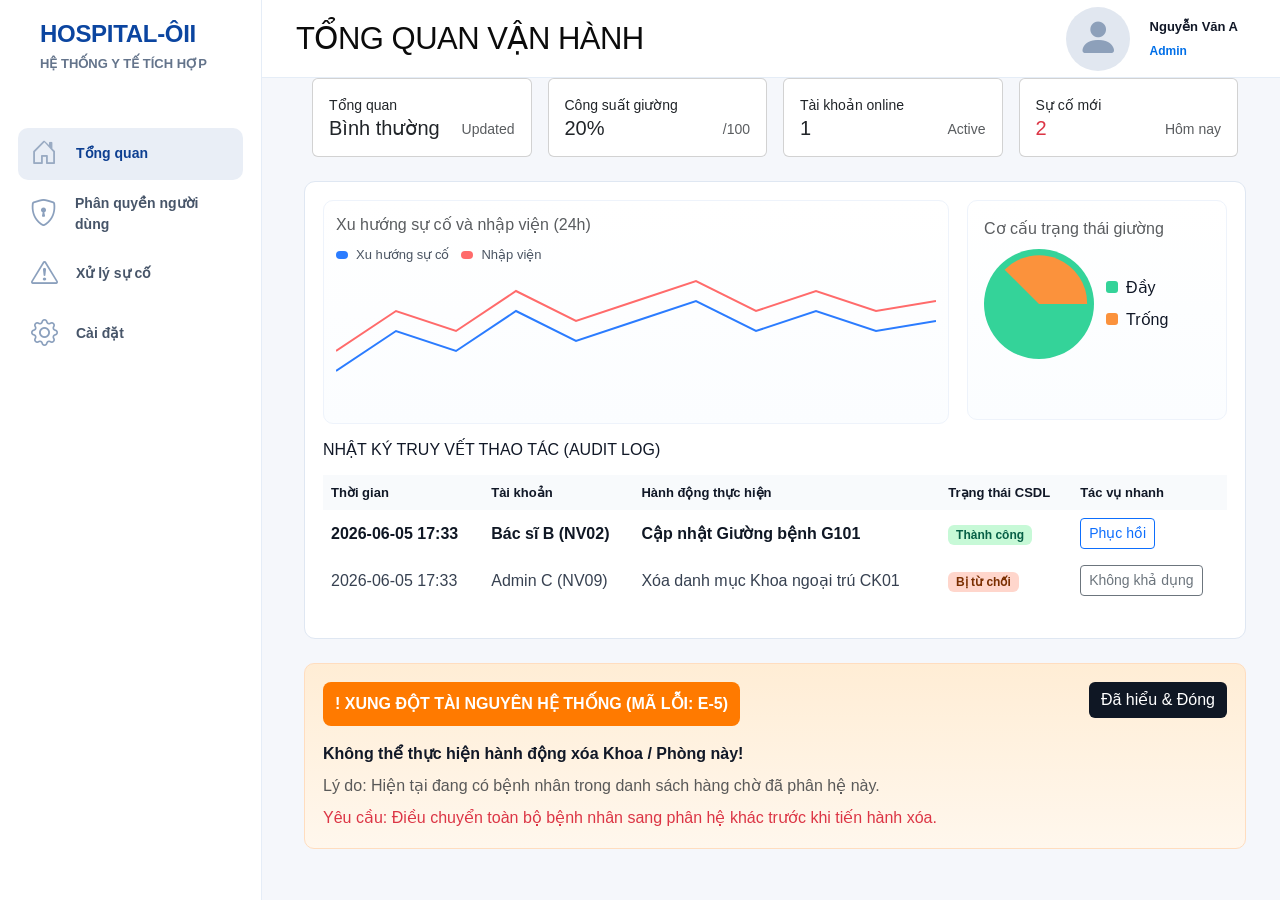
<file: Admin/dashboard.html>
<!DOCTYPE html>
<html lang="vi">
<head>
    <meta charset="UTF-8">
    <link href="https://cdn.jsdelivr.net/npm/bootstrap@5.3.0/dist/css/bootstrap.min.css" rel="stylesheet">
    <link href="https://cdn.jsdelivr.net/npm/bootstrap-icons@1.10.5/font/bootstrap-icons.css" rel="stylesheet">
    <style>
        :root{ --primary:#2b7cff; --muted:#f6f8fb; --accent:#ff7a00; }
        body{ background:#f1f5f9; font-family: 'Segoe UI', Roboto, Arial, sans-serif; }
        .sidebar{ min-height:100vh; background:#ffffff; border-right:1px solid #e6eef8; padding:28px 20px; width:230px; }
        .brand{ font-weight:700; color:var(--primary); letter-spacing:0.5px; }
        .menu .nav-link{ color:#4b5563; padding:12px 10px; border-radius:8px; display:flex; align-items:center; gap:12px; }
        .menu .nav-link.active{ background:#eef6ff; color:var(--primary); font-weight:600; }
        .menu .bi{ font-size:18px; color:#8b95a6; }
        .search-box{ background:#fff; padding:12px 18px; border-radius:999px; border:1px solid #e6eef8; box-shadow:inset 0 1px 0 rgba(0,0,0,0.02); }
        header .user { text-align:right; font-size:14px; color:#374151; }
        header .avatar{ width:48px; height:48px; border-radius:50%; background:linear-gradient(135deg,#cfe9ff,#9cc5ff); }
        .page-title{ font-size:20px; font-weight:700; color:#111827; margin-bottom:18px; }
        .stats .card{ border:0; border-radius:12px; background:#fff; box-shadow:0 6px 18px rgba(16,24,40,0.06); padding:14px; }
        .stats .card small{ color:#6b7280; }
        .large-panel{ background:#fff; border-radius:12px; padding:18px; box-shadow:0 6px 18px rgba(16,24,40,0.04); }
        .charts{ display:flex; gap:18px; }
        .chart-box{ flex:1; min-height:220px; border-radius:10px; background:linear-gradient(180deg,#ffffff,#fbfdff); border:1px solid #eef3fb; padding:12px; }
        .chart-legend{ display:flex; gap:12px; align-items:center; font-size:13px; color:#4b5563; margin-bottom:6px }
        .chart-legend .item{ display:flex; gap:8px; align-items:center }
        .chart-legend .dot{ width:12px; height:8px; border-radius:4px; display:inline-block }
        .pie-legend{ display:flex; flex-direction:column; gap:8px; align-items:flex-start; }
        .audit-table th{ background:transparent; color:#9aa4b2; font-size:13px; font-weight:700; }
        .audit-table td{ vertical-align:middle; color:#374151; }
        .audit-table thead th{ background:transparent; color:#9aa4b2; }
        .audit-table tbody td{ color:#374151; }
        .audit-table tbody tr:first-child{ background:#eef6ff; font-weight:600; }
        .audit-table tbody tr:first-child td{ color:#0f1724; }
        .alert-conflict{ background:linear-gradient(180deg,#ffedd5,#fff7ed); border:1px solid #ffddbf; border-radius:10px; padding:18px; }
        .alert-conflict .title{ background:var(--accent); color:#fff; padding:10px 12px; border-radius:8px; font-weight:700; display:inline-block; }
        .btn-dark{ background:#0f1724; border:0; }
        .modal-confirm{ text-align:center; }
        .modal-confirm .modal-icon{ width:80px; height:80px; background:#d1e7f7; border-radius:50%; display:flex; align-items:center; justify-content:center; font-size:48px; color:#2b7cff; margin:0 auto 20px; font-weight:bold; }
        .modal-confirm .modal-title{ font-size:18px; font-weight:600; color:#111827; margin-bottom:8px; }
        .modal-confirm .modal-subtitle{ color:#6b7280; font-size:14px; margin-bottom:24px; }
        .modal-confirm .modal-footer{ border:0; padding:0; gap:12px; justify-content:center; }
        .toast-notification{ position:fixed; top:20px; right:20px; background:#10b981; color:white; padding:14px 20px; border-radius:8px; box-shadow:0 4px 12px rgba(0,0,0,0.15); z-index:9999; animation:slideIn 0.3s ease-out; display:flex; align-items:center; gap:10px; font-weight:500; }
        .toast-notification::before{ content:'✓'; font-size:20px; font-weight:bold; }
        @keyframes slideIn{ from{ transform:translateX(400px); opacity:0; } to{ transform:translateX(0); opacity:1; } }
        @media(max-width:992px){ .sidebar{ display:none; } }
    
        /* Unified admin shell - matched to incident-management.html */
        :root{ --primary-dark:#0b4ed1; --bg:#f5f7fb; --border:#e5edf7; --text:#111827; --muted:#667085; }
        *{ box-sizing:border-box; }
        body{ margin:0; background:var(--bg); color:var(--text); }
        .container-fluid{ max-width:none; padding:0; }
        .container-fluid > .row{ margin:0; display:flex; min-height:100vh; }
        .sidebar{ width:262px!important; flex:0 0 262px; max-width:262px; min-height:100vh; background:#fff; border-right:1px solid var(--border); padding:22px 18px!important; }
        .sidebar > .px-3{ padding:0!important; }
        .sidebar .d-flex.align-items-center.mb-4{ display:block!important; padding:0 22px 54px; margin:0!important; }
        .sidebar .d-flex.align-items-center.mb-4 > div:first-child{ display:none!important; }
        .sidebar .brand{ color:#0b45a0; font-size:24px; line-height:1; font-weight:800; letter-spacing:-0.3px; }
        .sidebar .brand + .text-muted{ margin-top:8px; color:#64748b!important; font-weight:700; font-size:13px!important; }
        .menu{ display:flex; flex-direction:column; gap:8px; }
        .menu .nav-item{ margin-bottom:0!important; }
        .menu .nav-link{ min-height:52px; padding:0 12px; border-radius:10px; color:#475569; display:flex; align-items:center; gap:18px; font-size:14px; font-weight:700; text-decoration:none; }
        .menu .nav-link:hover{ background:#f1f5f9; color:#0f3f91; }
        .menu .nav-link.active{ background:#e9eef6; color:#0d3f91; font-weight:800; }
        .menu .bi{ width:28px; font-size:27px; color:#8ba0bd; text-align:center; }
        .menu .nav-link.active .bi{ color:#9aabc3; }
        .menu ul.nav{ padding-left:46px!important; margin-top:8px!important; gap:4px; }
        .menu ul.nav .nav-link{ min-height:34px; padding:0 8px; font-size:13px!important; gap:8px; border-radius:8px; }
        main.col-md-10{ flex:1; width:auto; max-width:none; min-width:0; padding:0!important; }
        main > header{ height:78px; background:#fff; border-bottom:1px solid var(--border); display:flex; align-items:center; justify-content:space-between; padding:0 42px 0 34px; margin:0!important; }
        .page-heading{ margin:0; color:#0b0b0b; font-size:31px; font-weight:500; letter-spacing:-0.5px; }
        .user-profile{ display:flex; align-items:center; gap:20px; }
        .user-profile .avatar, header .avatar{ width:64px; height:64px; border-radius:50%; background:#e1e7f0; display:grid; place-items:center; color:#8da0ba; font-size:42px; }
        .user-name{ margin:0; font-size:13px; font-weight:800; }
        .user-role{ margin-top:5px; color:#006fe8; font-size:12px; font-weight:800; }
        .page-title{ display:none; }
        main > header + *{ margin-top:0; }
        main{ background:var(--bg); }
        main > .row, main > .large-panel, main > .filter-bar, main > .table-container, main > .role-section, main > .alert-conflict, main > .role-tools{ margin-left:42px; margin-right:34px; }
        main > .row:first-of-type, main > .filter-bar:first-of-type, main > .role-tools:first-of-type{ margin-top:30px; }
        .filter-bar, .role-tools{ background:#fff; border:1px solid #dfe7f2; border-radius:10px; padding:16px 20px; margin-bottom:18px; display:flex; gap:12px; align-items:center; flex-wrap:wrap; box-shadow:none; }
        .filter-bar input, .filter-bar select, .role-tools .form-control{ height:40px; border-color:#d7dfec; border-radius:8px; font-size:13px; }
        .table-container, .role-section, .permission-section, .large-panel{ background:#fff; border:1px solid #dfe7f2; border-radius:11px; box-shadow:none; }
        .table-container{ padding:22px; }
        .role-section{ padding:22px; }
        .account-table th, .permission-table th, .audit-table th{ background:#f8fafc!important; color:#111827!important; font-weight:800!important; }
        .account-table td, .permission-table td, .audit-table td{ color:#475569; }
        .pagination-container button{ min-width:26px; height:26px; border:1px solid #111827; border-radius:0; padding:0 8px; font-size:12px; }
        .pagination-container button.active{ background:#050505; color:#fff; border-color:#050505; }
        .btn-add-account, .btn-add-role, .btn-submit, .btn-save-permission{ background:var(--primary); border:0; border-radius:8px; color:#fff; font-weight:800; }
        .btn-add-account:hover, .btn-add-role:hover, .btn-submit:hover, .btn-save-permission:hover{ background:var(--primary-dark); color:#fff; }
        @media(max-width:992px){
            .container-fluid > .row{ display:block; }
            .sidebar{ display:block!important; width:100%!important; max-width:none; min-height:auto; border-right:0; border-bottom:1px solid var(--border); }
            .sidebar .d-flex.align-items-center.mb-4{ padding-bottom:22px; }
            main > header{ padding:14px 18px; height:auto; }
            main > .row, main > .large-panel, main > .filter-bar, main > .table-container, main > .role-section, main > .alert-conflict, main > .role-tools{ margin-left:16px; margin-right:16px; }
        }
    </style>
</head>
<body>

<div class="container-fluid">
    <div class="row">
        <nav class="col-md-2 sidebar p-0">
            <div class="px-3">
                <div class="d-flex align-items-center mb-4">
                    <div style="width:44px;height:44px;border-radius:8px;background:linear-gradient(135deg,#e6f2ff,#d0e8ff);display:flex;align-items:center;justify-content:center;color:var(--primary);font-weight:800;margin-right:10px">H</div>
                    <div>
                        <div class="brand">HOSPITAL-ÔII</div>
                        <div class="text-muted" style="font-size:12px">HỆ THỐNG Y TẾ TÍCH HỢP</div>
                    </div>
                </div>

                <ul class="nav flex-column menu">
                    <li class="nav-item mb-1"><a class="nav-link active" href="#"><i class="bi bi-house-door"></i> Tổng quan</a></li>
                    <li class="nav-item mb-1"><a class="nav-link" href="account-management.html"><i class="bi bi-shield-lock"></i> Phân quyền người dùng</a></li>
                    <li class="nav-item mb-1"><a class="nav-link" href="incident-management.html"><i class="bi bi-exclamation-triangle"></i> Xử lý sự cố</a></li>
                    <li class="nav-item"><a class="nav-link" href="#"><i class="bi bi-gear"></i> Cài đặt</a></li>
                </ul>
            </div>
        </nav>

        <main class="col-md-10 p-4">
            <header>
                <h1 class="page-heading">TỔNG QUAN VẬN HÀNH</h1>
                <div class="user-profile">
                    <div class="avatar"><i class="bi bi-person-fill"></i></div>
                    <div>
                        <p class="user-name">Nguyễn Văn A</p>
                        <div class="user-role">Admin</div>
                    </div>
                </div>
            </header>

            <div class="page-title">Tổng quan vận hành</div>

            <div class="row g-3 mb-4">
                <div class="col-md-3"><div class="card stats p-3"><small>Tổng quan</small><div class="d-flex justify-content-between align-items-end"><h5 class="mb-0">Bình thường</h5><small class="text-muted">Updated</small></div></div></div>
                <div class="col-md-3"><div class="card stats p-3"><small>Công suất giường</small><div class="d-flex justify-content-between align-items-end"><h5 class="mb-0">20%</h5><small class="text-muted">/100</small></div></div></div>
                <div class="col-md-3"><div class="card stats p-3"><small>Tài khoản online</small><div class="d-flex justify-content-between align-items-end"><h5 class="mb-0">1</h5><small class="text-muted">Active</small></div></div></div>
                <div class="col-md-3"><div class="card stats p-3"><small>Sự cố mới</small><div class="d-flex justify-content-between align-items-end"><h5 class="mb-0 text-danger">2</h5><small class="text-muted">Hôm nay</small></div></div></div>
            </div>

            <div class="large-panel mb-4">
                <div class="d-flex justify-content-between mb-3">
                    <div style="flex:1;margin-right:18px">
                        <div class="chart-box">
                            <div class="mb-2 text-muted">Xu hướng sự cố và nhập viện (24h)</div>
                            <div class="chart-legend">
                                <div class="item"><span class="dot" style="background:#2b7cff"></span>Xu hướng sự cố</div>
                                <div class="item"><span class="dot" style="background:#ff6b6b"></span>Nhập viện</div>
                            </div>
                            <svg width="100%" height="140" viewBox="0 0 600 140" preserveAspectRatio="none">
                                <polyline points="0,100 60,60 120,80 180,40 240,70 300,50 360,30 420,60 480,40 540,60 600,50" fill="none" stroke="#2b7cff" stroke-width="2"/>
                                <polyline points="0,80 60,40 120,60 180,20 240,50 300,30 360,10 420,40 480,20 540,40 600,30" fill="none" stroke="#ff6b6b" stroke-width="2"/>
                            </svg>
                        </div>
                    </div>
                    <div style="width:260px">
                        <div class="chart-box" style="padding:16px">
                            <div class="mb-2 text-muted">Cơ cấu trạng thái giường</div>
                            <div style="display:flex;align-items:center;gap:12px">
                                <svg width="110" height="110" viewBox="0 0 32 32"><circle r="16" cx="16" cy="16" fill="#34d399"></circle><path d="M16 16 L30 16 A14 14 0 0 0 6 6 Z" fill="#fb923c"/></svg>
                                <div class="pie-legend">
                                    <div><span style="display:inline-block;width:12px;height:12px;background:#34d399;margin-right:8px;border-radius:3px"></span>Đầy</div>
                                    <div><span style="display:inline-block;width:12px;height:12px;background:#fb923c;margin-right:8px;border-radius:3px"></span>Trống</div>
                                </div>
                            </div>
                        </div>
                    </div>
                </div>

                <div>
                    <h6 class="mb-3">NHẬT KÝ TRUY VẾT THAO TÁC (AUDIT LOG)</h6>
                    <div class="table-responsive">
                        <table class="table table-borderless audit-table align-middle">
                            <thead><tr><th>Thời gian</th><th>Tài khoản</th><th>Hành động thực hiện</th><th>Trạng thái CSDL</th><th>Tác vụ nhanh</th></tr></thead>
                            <tbody>
                                <tr>
                                    <td>2026-06-05 17:33</td>
                                    <td>Bác sĩ B (NV02)</td>
                                    <td>Cập nhật Giường bệnh G101</td>
                                    <td><span class="badge" style="background:#c7f9d7;color:#065f46">Thành công</span></td>
                                    <td><button class="btn btn-sm btn-outline-primary recovery-btn" data-bs-toggle="modal" data-bs-target="#confirmRecoveryModal">Phục hồi</button></td>
                                </tr>
                                <tr>
                                    <td>2026-06-05 17:33</td>
                                    <td>Admin C (NV09)</td>
                                    <td>Xóa danh mục Khoa ngoại trú CK01</td>
                                    <td><span class="badge" style="background:#ffd6cc;color:#7a2e00">Bị từ chối</span></td>
                                    <td><button class="btn btn-sm btn-outline-secondary">Không khả dụng</button></td>
                                </tr>
                            </tbody>
                        </table>
                    </div>
                </div>
            </div>

            <div class="alert-conflict d-flex justify-content-between align-items-start">
                <div style="flex:1">
                    <div class="title">! XUNG ĐỘT TÀI NGUYÊN HỆ THỐNG (MÃ LỖI: E-5)</div>
                    <div class="mt-3"><strong>Không thể thực hiện hành động xóa Khoa / Phòng này!</strong></div>
                    <div class="text-muted mt-2">Lý do: Hiện tại đang có bệnh nhân trong danh sách hàng chờ đã phân hệ này.</div>
                    <div class="text-danger mt-2">Yêu cầu: Điều chuyển toàn bộ bệnh nhân sang phân hệ khác trước khi tiến hành xóa.</div>
                </div>
                <div style="margin-left:18px">
                    <button class="btn btn-dark">Đã hiểu & Đóng</button>
                </div>
            </div>
        </main>
    </div>
</div>

<!-- Modal xác nhận phục hồi -->
<div class="modal fade" id="confirmRecoveryModal" tabindex="-1" aria-hidden="true">
    <div class="modal-dialog modal-dialog-centered">
        <div class="modal-content">
            <div class="modal-body modal-confirm p-4">
                <div class="modal-icon">?</div>
                <h5 class="modal-title">Xác nhận hành động phục hồi?</h5>
                <p class="modal-subtitle">Hành động này sẽ đặt lại dữ liệu về trạng thái cũ.</p>
            </div>
            <div class="modal-footer" style="border-top:1px solid #e5e7eb; padding-top:16px;">
                <button type="button" class="btn btn-outline-secondary" data-bs-dismiss="modal" style="background:#eef6ff; border-color:#d0e8ff; color:#0f1724;">Hủy</button>
                <button type="button" class="btn btn-primary" id="confirmBtn">Đồng ý</button>
            </div>
        </div>
    </div>
</div>

<script src="https://cdn.jsdelivr.net/npm/bootstrap@5.3.0/dist/js/bootstrap.bundle.min.js"></script>
<script>
    // Biến lưu nút được bấm
    let activeRecoveryBtn = null;

    // Khi modal được mở
    const confirmRecoveryModal = document.getElementById('confirmRecoveryModal');
    confirmRecoveryModal.addEventListener('show.bs.modal', function(event) {
        activeRecoveryBtn = event.relatedTarget;
    });

    // Khi bấm nút Đồng ý
    document.getElementById('confirmBtn').addEventListener('click', function() {
        if (activeRecoveryBtn) {
            // Đóng modal
            const modal = bootstrap.Modal.getInstance(confirmRecoveryModal);
            modal.hide();

            // Hiển thị thông báo thành công
            showSuccessNotification('Thành công');

            // Cập nhật nút
            activeRecoveryBtn.textContent = 'Đã phục hồi';
            activeRecoveryBtn.disabled = true;
            activeRecoveryBtn.classList.remove('btn-outline-primary');
            activeRecoveryBtn.classList.add('btn-outline-secondary');
            activeRecoveryBtn.removeAttribute('data-bs-toggle');
            activeRecoveryBtn.removeAttribute('data-bs-target');
        }
    });

    // Hàm hiển thị thông báo thành công
    function showSuccessNotification(message) {
        const notification = document.createElement('div');
        notification.className = 'toast-notification';
        notification.textContent = 'Phục hồi thành công!';
        document.body.appendChild(notification);

        // Tự động xóa sau 3 giây
        setTimeout(function() {
            notification.style.animation = 'slideIn 0.3s ease-out reverse';
            setTimeout(function() {
                notification.remove();
            }, 300);
        }, 3000);
    }
</script>
</body>
</html>
</file>
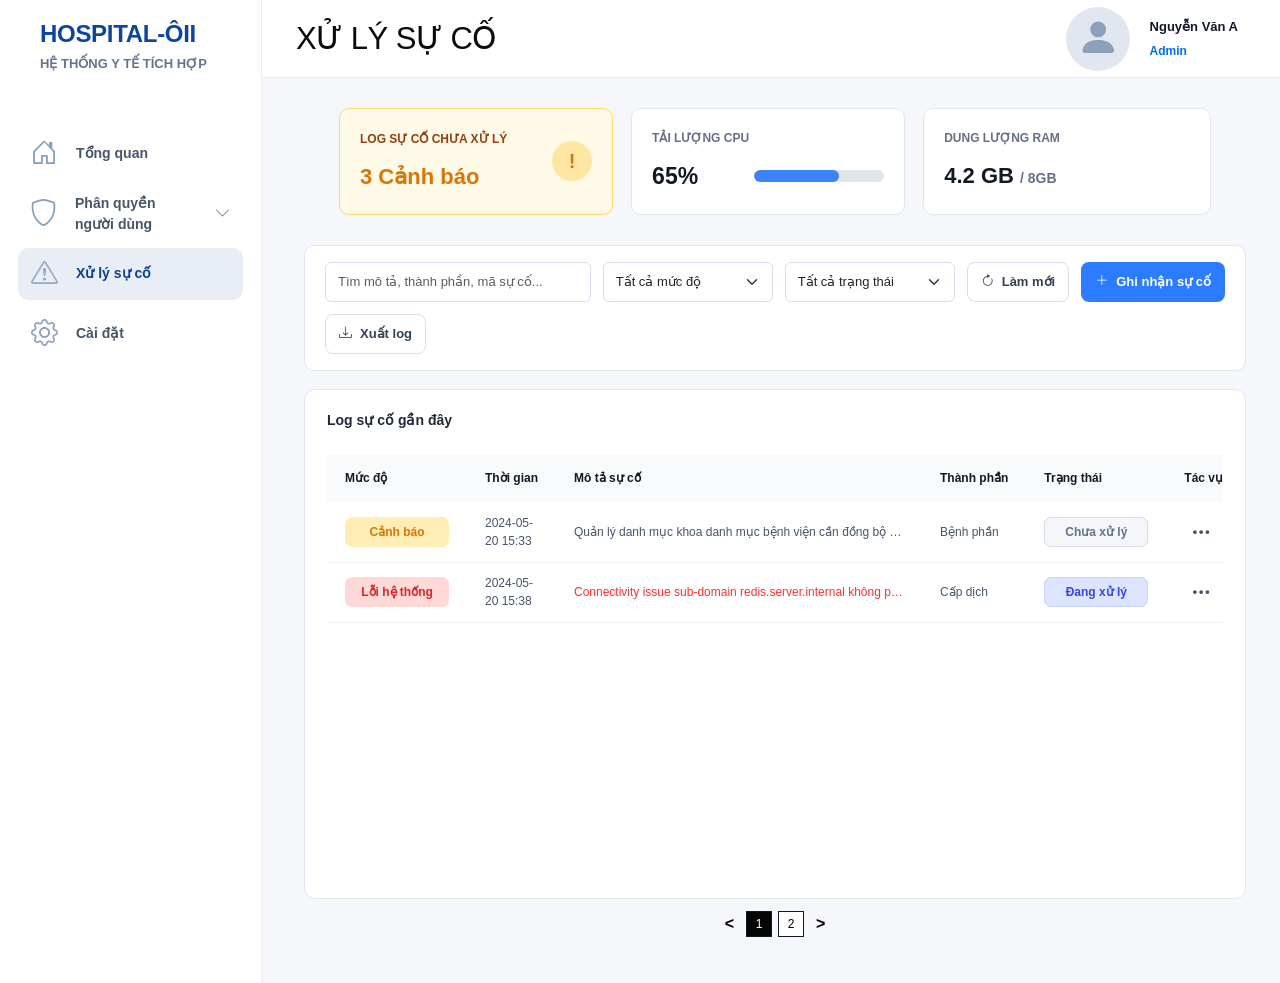
<file: Admin/incident-management.html>
<!DOCTYPE html>
<html lang="vi">
<head>
    <meta charset="UTF-8">
    <meta name="viewport" content="width=device-width, initial-scale=1.0">
    <title>Xử lý sự cố - HOSPITAL-ÔII</title>
    <link href="https://cdn.jsdelivr.net/npm/bootstrap@5.3.0/dist/css/bootstrap.min.css" rel="stylesheet">
    <link href="https://cdn.jsdelivr.net/npm/bootstrap-icons@1.10.5/font/bootstrap-icons.css" rel="stylesheet">
    <style>
        :root{
            --primary:#2b7cff;
            --primary-dark:#0b4ed1;
            --bg:#f5f7fb;
            --border:#e5edf7;
            --text:#111827;
            --muted:#667085;
            --warning:#d97706;
            --danger:#ef4444;
            --success:#10b981;
        }
        *{ box-sizing:border-box; }
        body{ margin:0; background:var(--bg); color:var(--text); font-family:'Segoe UI',Roboto,Arial,sans-serif; }
        .app-shell{ display:flex; min-height:100vh; }
        .sidebar{ width:262px; flex:0 0 262px; background:#fff; border-right:1px solid var(--border); padding:22px 18px; }
        .brand{ padding:0 22px 54px; }
        .brand-name{ color:#0b45a0; font-size:24px; line-height:1; font-weight:800; letter-spacing:-0.3px; }
        .brand-subtitle{ margin-top:8px; color:#64748b; font-weight:700; font-size:13px; }
        .menu{ display:flex; flex-direction:column; gap:8px; }
        .menu-link{ display:flex; align-items:center; gap:18px; min-height:52px; padding:0 12px; border-radius:10px; color:#475569; text-decoration:none; font-size:14px; font-weight:700; transition:.18s ease; }
        .menu-link:hover{ background:#f1f5f9; color:#0f3f91; }
        .menu-link.active{ background:#e9eef6; color:#0d3f91; }
        .menu-link i{ width:28px; font-size:27px; color:#8ba0bd; text-align:center; }
        .menu-link.active i{ color:#9aabc3; }
        .menu-link .chevron{ margin-left:auto; width:auto; font-size:16px; color:#7c8da6; }
        .main{ flex:1; min-width:0; }
        .topbar{ height:78px; background:#fff; border-bottom:1px solid var(--border); display:flex; align-items:center; justify-content:space-between; padding:0 42px 0 34px; }
        .page-heading{ margin:0; color:#0b0b0b; font-size:31px; font-weight:500; letter-spacing:-0.5px; }
        .user-profile{ display:flex; align-items:center; gap:20px; }
        .avatar{ width:64px; height:64px; border-radius:50%; background:#e1e7f0; display:grid; place-items:center; color:#8da0ba; font-size:42px; }
        .user-name{ margin:0; font-size:13px; font-weight:800; }
        .user-role{ margin-top:5px; color:#006fe8; font-size:12px; font-weight:800; }
        .content{ padding:30px 34px 46px 42px; }
        .metrics{ display:grid; grid-template-columns:1fr 1fr 1.05fr; gap:18px; max-width:872px; margin:0 auto 30px; }
        .metric-card{ min-height:106px; background:#fff; border:1px solid #dfe7f2; border-radius:10px; padding:20px; box-shadow:0 1px 2px rgba(16,24,40,.02); }
        .metric-card.warning{ border-color:#ffd966; background:#fff9e8; display:flex; align-items:center; justify-content:space-between; }
        .metric-label{ margin:0 0 12px; color:#667085; font-size:12px; font-weight:800; text-transform:uppercase; }
        .metric-card.warning .metric-label{ color:#91400e; }
        .metric-value{ margin:0; font-size:22px; font-weight:800; }
        .metric-card.warning .metric-value{ color:#d97706; }
        .metric-icon{ width:40px; height:40px; border-radius:50%; background:#ffe7a3; color:#d97706; display:grid; place-items:center; font-size:20px; font-weight:900; }
        .usage-row{ display:flex; align-items:center; gap:18px; }
        .usage-value{ min-width:84px; font-size:23px; font-weight:800; }
        .progress-track{ flex:1; height:12px; border-radius:999px; background:#e0e4eb; overflow:hidden; }
        .progress-fill{ height:100%; border-radius:999px; background:#3b82f6; }
        .toolbar{ background:#fff; border:1px solid #dfe7f2; border-radius:10px; padding:16px 20px; margin-bottom:18px; display:flex; gap:12px; align-items:center; flex-wrap:wrap; }
        .toolbar .form-control,.toolbar .form-select{ height:40px; border-color:#d7dfec; font-size:13px; }
        .toolbar .search-control{ flex:1 1 260px; max-width:420px; }
        .btn-main{ height:40px; border:0; border-radius:8px; padding:0 14px; background:var(--primary); color:white; font-size:13px; font-weight:800; display:inline-flex; align-items:center; gap:8px; }
        .btn-main:hover{ background:var(--primary-dark); color:white; }
        .btn-soft{ height:40px; border:1px solid #d7dfec; border-radius:8px; padding:0 13px; background:#fff; color:#334155; font-size:13px; font-weight:800; display:inline-flex; align-items:center; gap:8px; }
        .btn-soft:hover{ background:#f8fafc; }
        .log-panel{ background:#fff; border:1px solid #dfe7f2; border-radius:11px; padding:22px 22px 12px; min-height:510px; }
        .panel-title{ margin:0 0 26px; font-size:14px; font-weight:800; color:#1f2937; }
        .incident-table{ width:100%; border-collapse:collapse; font-size:12px; }
        .incident-table thead th{ height:48px; background:#f8fafc; color:#111827; font-weight:800; padding:0 18px; white-space:nowrap; }
        .incident-table tbody td{ height:60px; padding:0 18px; border-bottom:1px solid #eef2f7; color:#475569; vertical-align:middle; }
        .incident-desc{ max-width:330px; white-space:nowrap; overflow:hidden; text-overflow:ellipsis; }
        .incident-desc.danger-text{ color:#ff2f2f; }
        .badge-level,.badge-status{ min-width:104px; display:inline-flex; justify-content:center; align-items:center; height:30px; padding:0 14px; border-radius:7px; font-weight:800; font-size:12px; }
        .level-warning{ background:#ffedb3; color:#d97706; }
        .level-danger{ background:#ffd8d8; color:#dc2626; }
        .level-info{ background:#dbeafe; color:#1d4ed8; }
        .status-open{ background:#f4f6fa; color:#64748b; border:1px solid #d5dce8; }
        .status-processing{ background:#dce4ff; color:#3844e8; border:1px solid #c6d2ff; }
        .status-resolved{ background:#d1fae5; color:#047857; border:1px solid #a7f3d0; }
        .action-btn{ width:34px; height:34px; border:0; border-radius:8px; background:transparent; color:#475569; display:grid; place-items:center; font-size:20px; }
        .action-btn:hover{ background:#eef4ff; color:#0f60db; }
        .action-menu{ position:absolute; z-index:1050; min-width:210px; background:#fff; border:1px solid #e5e7eb; border-radius:12px; box-shadow:0 16px 36px rgba(15,23,42,.16); overflow:hidden; display:none; }
        .action-menu button{ width:100%; border:0; background:#fff; padding:12px 14px; display:flex; gap:10px; align-items:center; color:#111827; font-size:13px; font-weight:700; text-align:left; }
        .action-menu button:hover{ background:#f8fafc; }
        .action-menu .danger{ color:#b91c1c; }
        .pagination-wrap{ display:flex; align-items:center; justify-content:center; gap:6px; padding-top:12px; }
        .page-button{ min-width:26px; height:26px; border:1px solid #111827; background:#fff; font-size:12px; }
        .page-button.active{ background:#050505; color:#fff; }
        .page-arrow{ border:0; background:transparent; font-weight:800; }
        .modal-header-custom{ border-bottom:1px solid #e5e7eb; padding:18px 22px; display:flex; align-items:center; gap:12px; }
        .modal-header-custom h5{ margin:0; font-size:17px; font-weight:800; }
        .modal-body-custom{ padding:22px; }
        .modal-footer-custom{ border-top:1px solid #e5e7eb; padding:16px 22px; display:flex; justify-content:flex-end; gap:10px; }
        .icon-box{ width:42px; height:42px; border-radius:12px; display:grid; place-items:center; font-size:18px; background:#e0f2fe; color:#0369a1; }
        .form-label{ font-size:13px; font-weight:800; color:#111827; }
        .detail-grid{ display:grid; grid-template-columns:1fr 1fr; gap:14px; }
        .detail-item{ background:#f8fafc; border:1px solid #edf2f7; border-radius:10px; padding:12px; }
        .detail-label{ display:block; color:#667085; font-size:12px; font-weight:700; margin-bottom:6px; }
        .detail-value{ color:#111827; font-weight:800; font-size:14px; }
        .toast-success{ position:fixed; top:20px; right:20px; z-index:9999; background:#10b981; color:white; border-radius:8px; padding:14px 18px; box-shadow:0 14px 30px rgba(15,23,42,.18); font-weight:800; animation:slideIn .25s ease-out; }
        @keyframes slideIn{ from{ transform:translateX(380px); opacity:0; } to{ transform:translateX(0); opacity:1; } }
        @media(max-width:992px){
            .app-shell{ display:block; }
            .sidebar{ width:100%; min-height:auto; border-right:0; border-bottom:1px solid var(--border); }
            .brand{ padding-bottom:22px; }
            .topbar{ padding:14px 18px; height:auto; }
            .content{ padding:22px 16px; }
            .metrics{ grid-template-columns:1fr; max-width:none; }
            .detail-grid{ grid-template-columns:1fr; }
        }
    </style>
</head>
<body>
<div class="app-shell">
    <aside class="sidebar">
        <div class="brand">
            <div class="brand-name">HOSPITAL-ÔII</div>
            <div class="brand-subtitle">HỆ THỐNG Y TẾ TÍCH HỢP</div>
        </div>
        <nav class="menu">
            <a class="menu-link" href="dashboard.html"><i class="bi bi-house-door"></i><span>Tổng quan</span></a>
            <a class="menu-link" href="account-management.html"><i class="bi bi-shield"></i><span>Phân quyền người dùng</span><i class="bi bi-chevron-down chevron"></i></a>
            <a class="menu-link active" href="incident-management.html"><i class="bi bi-exclamation-triangle"></i><span>Xử lý sự cố</span></a>
            <a class="menu-link" href="#"><i class="bi bi-gear"></i><span>Cài đặt</span></a>
        </nav>
    </aside>

    <main class="main">
        <header class="topbar">
            <h1 class="page-heading">XỬ LÝ SỰ CỐ</h1>
            <div class="user-profile">
                <div class="avatar"><i class="bi bi-person-fill"></i></div>
                <div>
                    <p class="user-name">Nguyễn Văn A</p>
                    <div class="user-role">Admin</div>
                </div>
            </div>
        </header>

        <section class="content">
            <div class="metrics">
                <div class="metric-card warning">
                    <div>
                        <p class="metric-label">Log sự cố chưa xử lý</p>
                        <p class="metric-value"><span id="openCount">2</span> Cảnh báo</p>
                    </div>
                    <div class="metric-icon">!</div>
                </div>
                <div class="metric-card">
                    <p class="metric-label">Tải lượng CPU</p>
                    <div class="usage-row">
                        <div class="usage-value" id="cpuValue">65%</div>
                        <div class="progress-track"><div class="progress-fill" id="cpuBar" style="width:65%"></div></div>
                    </div>
                </div>
                <div class="metric-card">
                    <p class="metric-label">Dung lượng RAM</p>
                    <p class="metric-value"><span id="ramValue">4.2 GB</span> <span style="color:#667085;font-size:14px;">/ 8GB</span></p>
                </div>
            </div>

            <div class="toolbar">
                <input id="searchInput" class="form-control search-control" type="text" placeholder="Tìm mô tả, thành phần, mã sự cố...">
                <select id="levelFilter" class="form-select" style="max-width:170px;">
                    <option value="">Tất cả mức độ</option>
                    <option value="warning">Cảnh báo</option>
                    <option value="danger">Lỗi hệ thống</option>
                    <option value="info">Thông tin</option>
                </select>
                <select id="statusFilter" class="form-select" style="max-width:170px;">
                    <option value="">Tất cả trạng thái</option>
                    <option value="open">Chưa xử lý</option>
                    <option value="processing">Đang xử lý</option>
                    <option value="resolved">Đã xử lý</option>
                </select>
                <button class="btn-soft" id="refreshBtn"><i class="bi bi-arrow-clockwise"></i>Làm mới</button>
                <button class="btn-main" id="addIncidentBtn"><i class="bi bi-plus-lg"></i>Ghi nhận sự cố</button>
                <button class="btn-soft" id="exportBtn"><i class="bi bi-download"></i>Xuất log</button>
            </div>

            <div class="log-panel">
                <h2 class="panel-title">Log sự cố gần đây</h2>
                <div class="table-responsive">
                    <table class="incident-table">
                        <thead>
                            <tr>
                                <th>Mức độ</th>
                                <th>Thời gian</th>
                                <th>Mô tả sự cố</th>
                                <th>Thành phần</th>
                                <th>Trạng thái</th>
                                <th>Tác vụ</th>
                            </tr>
                        </thead>
                        <tbody id="incidentBody"></tbody>
                    </table>
                </div>
            </div>

            <div class="pagination-wrap">
                <button class="page-arrow" id="prevPage">&lt;</button>
                <button class="page-button active" data-page="1">1</button>
                <button class="page-button" data-page="2">2</button>
                <button class="page-arrow" id="nextPage">&gt;</button>
            </div>
        </section>
    </main>
</div>

<div id="actionMenu" class="action-menu">
    <button data-action="view"><i class="bi bi-eye"></i>Xem chi tiết</button>
    <button data-action="process"><i class="bi bi-play-circle"></i>Chuyển đang xử lý</button>
    <button data-action="resolve"><i class="bi bi-check2-circle"></i>Đánh dấu đã xử lý</button>
    <button data-action="assign"><i class="bi bi-person-plus"></i>Giao kỹ thuật viên</button>
    <button data-action="note"><i class="bi bi-journal-text"></i>Thêm ghi chú</button>
    <button class="danger" data-action="delete"><i class="bi bi-trash"></i>Xóa log</button>
</div>

<div class="modal fade" id="detailModal" tabindex="-1" aria-hidden="true">
    <div class="modal-dialog modal-dialog-centered modal-lg">
        <div class="modal-content" style="border:0;border-radius:16px;">
            <div class="modal-header-custom">
                <span class="icon-box"><i class="bi bi-activity"></i></span>
                <h5>Chi tiết sự cố</h5>
            </div>
            <div class="modal-body-custom">
                <div class="detail-grid">
                    <div class="detail-item"><span class="detail-label">Mã sự cố</span><span class="detail-value" id="detailCode"></span></div>
                    <div class="detail-item"><span class="detail-label">Thời gian</span><span class="detail-value" id="detailTime"></span></div>
                    <div class="detail-item"><span class="detail-label">Mức độ</span><span class="detail-value" id="detailLevel"></span></div>
                    <div class="detail-item"><span class="detail-label">Thành phần</span><span class="detail-value" id="detailComponent"></span></div>
                    <div class="detail-item"><span class="detail-label">Trạng thái</span><span class="detail-value" id="detailStatus"></span></div>
                    <div class="detail-item"><span class="detail-label">Người phụ trách</span><span class="detail-value" id="detailOwner"></span></div>
                </div>
                <div class="detail-item mt-3">
                    <span class="detail-label">Mô tả</span>
                    <div class="detail-value" id="detailDescription"></div>
                </div>
                <div class="detail-item mt-3">
                    <span class="detail-label">Ghi chú xử lý</span>
                    <div class="detail-value" id="detailNote"></div>
                </div>
            </div>
            <div class="modal-footer-custom">
                <button type="button" class="btn-soft" data-bs-dismiss="modal">Đóng</button>
                <button type="button" class="btn-main" id="detailResolveBtn"><i class="bi bi-check2"></i>Đánh dấu đã xử lý</button>
            </div>
        </div>
    </div>
</div>

<div class="modal fade" id="incidentModal" tabindex="-1" aria-hidden="true">
    <div class="modal-dialog modal-dialog-centered">
        <div class="modal-content" style="border:0;border-radius:16px;">
            <div class="modal-header-custom">
                <span class="icon-box"><i class="bi bi-plus-circle"></i></span>
                <h5 id="incidentModalTitle">Ghi nhận sự cố</h5>
            </div>
            <div class="modal-body-custom">
                <form id="incidentForm">
                    <div class="mb-3">
                        <label class="form-label" for="incidentLevel">Mức độ</label>
                        <select id="incidentLevel" class="form-select" required>
                            <option value="warning">Cảnh báo</option>
                            <option value="danger">Lỗi hệ thống</option>
                            <option value="info">Thông tin</option>
                        </select>
                    </div>
                    <div class="mb-3">
                        <label class="form-label" for="incidentComponent">Thành phần</label>
                        <select id="incidentComponent" class="form-select" required>
                            <option>Bệnh phần</option>
                            <option>Cấp dịch</option>
                            <option>CSDL</option>
                            <option>Đồng bộ dữ liệu</option>
                            <option>Xác thực</option>
                        </select>
                    </div>
                    <div class="mb-3">
                        <label class="form-label" for="incidentDescription">Mô tả sự cố</label>
                        <textarea id="incidentDescription" class="form-control" rows="4" placeholder="Nhập mô tả sự cố..." required></textarea>
                    </div>
                </form>
            </div>
            <div class="modal-footer-custom">
                <button type="button" class="btn-soft" data-bs-dismiss="modal">Hủy</button>
                <button type="button" class="btn-main" id="saveIncidentBtn">Lưu sự cố</button>
            </div>
        </div>
    </div>
</div>

<div class="modal fade" id="assignModal" tabindex="-1" aria-hidden="true">
    <div class="modal-dialog modal-dialog-centered">
        <div class="modal-content" style="border:0;border-radius:16px;">
            <div class="modal-header-custom">
                <span class="icon-box"><i class="bi bi-person-gear"></i></span>
                <h5>Giao kỹ thuật viên</h5>
            </div>
            <div class="modal-body-custom">
                <label class="form-label" for="assigneeSelect">Người phụ trách</label>
                <select id="assigneeSelect" class="form-select">
                    <option>Trần Minh Khang</option>
                    <option>Phạm Hoài An</option>
                    <option>Lê Quốc Bảo</option>
                </select>
            </div>
            <div class="modal-footer-custom">
                <button type="button" class="btn-soft" data-bs-dismiss="modal">Hủy</button>
                <button type="button" class="btn-main" id="saveAssignBtn">Giao việc</button>
            </div>
        </div>
    </div>
</div>

<div class="modal fade" id="noteModal" tabindex="-1" aria-hidden="true">
    <div class="modal-dialog modal-dialog-centered">
        <div class="modal-content" style="border:0;border-radius:16px;">
            <div class="modal-header-custom">
                <span class="icon-box"><i class="bi bi-pencil-square"></i></span>
                <h5>Ghi chú xử lý</h5>
            </div>
            <div class="modal-body-custom">
                <textarea id="noteInput" class="form-control" rows="5" placeholder="Nhập ghi chú xử lý..."></textarea>
            </div>
            <div class="modal-footer-custom">
                <button type="button" class="btn-soft" data-bs-dismiss="modal">Hủy</button>
                <button type="button" class="btn-main" id="saveNoteBtn">Lưu ghi chú</button>
            </div>
        </div>
    </div>
</div>

<div class="modal fade" id="deleteModal" tabindex="-1" aria-hidden="true">
    <div class="modal-dialog modal-dialog-centered">
        <div class="modal-content" style="border:0;border-radius:16px;">
            <div class="modal-header-custom">
                <span class="icon-box" style="background:#fee2e2;color:#b91c1c;"><i class="bi bi-exclamation-circle"></i></span>
                <h5>Xóa log sự cố?</h5>
            </div>
            <div class="modal-body-custom">
                <p class="mb-1">Log đã xóa sẽ không hiển thị trong danh sách xử lý.</p>
                <p class="mb-0 text-danger fw-bold" id="deleteTarget"></p>
            </div>
            <div class="modal-footer-custom">
                <button type="button" class="btn-soft" data-bs-dismiss="modal">Hủy</button>
                <button type="button" class="btn-main" id="confirmDeleteBtn" style="background:#ef4444;">Xóa log</button>
            </div>
        </div>
    </div>
</div>

<script src="https://cdn.jsdelivr.net/npm/bootstrap@5.3.0/dist/js/bootstrap.bundle.min.js"></script>
<script>
    const levelMap = {
        warning: { text:'Cảnh báo', className:'level-warning' },
        danger: { text:'Lỗi hệ thống', className:'level-danger' },
        info: { text:'Thông tin', className:'level-info' }
    };
    const statusMap = {
        open: { text:'Chưa xử lý', className:'status-open' },
        processing: { text:'Đang xử lý', className:'status-processing' },
        resolved: { text:'Đã xử lý', className:'status-resolved' }
    };
    let incidents = [
        { code:'INC-20240520-01', level:'warning', time:'2024-05-20 15:33', description:'Quản lý danh mục khoa danh mục bệnh viện cần đồng bộ lại dữ liệu.', component:'Bệnh phần', status:'open', owner:'Chưa giao', note:'Chờ kiểm tra bảng danh mục khoa.' },
        { code:'INC-20240520-02', level:'danger', time:'2024-05-20 15:38', description:'Connectivity issue sub-domain redis.server.internal không phản hồi.', component:'Cấp dịch', status:'processing', owner:'Trần Minh Khang', note:'Đang kiểm tra kết nối Redis và health-check.' },
        { code:'INC-20240520-03', level:'info', time:'2024-05-20 15:41', description:'Tác vụ sao lưu dữ liệu hoàn tất nhưng thời gian chạy cao hơn trung bình.', component:'CSDL', status:'resolved', owner:'Phạm Hoài An', note:'Đã tối ưu lịch backup sau giờ thấp điểm.' },
        { code:'INC-20240520-04', level:'warning', time:'2024-05-20 15:49', description:'API đồng bộ hồ sơ bệnh án trả về nhiều phản hồi 429.', component:'Đồng bộ dữ liệu', status:'open', owner:'Chưa giao', note:'Cần giảm tần suất retry.' }
    ];
    let currentPage = 1;
    let currentIncidentCode = null;
    const rowsPerPage = 2;
    const actionMenu = document.getElementById('actionMenu');

    function getFilteredIncidents(){
        const query = document.getElementById('searchInput').value.trim().toLowerCase();
        const level = document.getElementById('levelFilter').value;
        const status = document.getElementById('statusFilter').value;
        return incidents.filter(item => {
            const haystack = [item.code,item.description,item.component,item.owner,item.note].join(' ').toLowerCase();
            return (!query || haystack.includes(query)) && (!level || item.level === level) && (!status || item.status === status);
        });
    }

    function renderIncidents(){
        const filtered = getFilteredIncidents();
        const maxPage = Math.max(1, Math.ceil(filtered.length / rowsPerPage));
        currentPage = Math.min(currentPage, maxPage);
        const start = (currentPage - 1) * rowsPerPage;
        const pageItems = filtered.slice(start, start + rowsPerPage);
        const body = document.getElementById('incidentBody');
        body.innerHTML = pageItems.map(item => `
            <tr data-code="${item.code}">
                <td><span class="badge-level ${levelMap[item.level].className}">${levelMap[item.level].text}</span></td>
                <td>${item.time}</td>
                <td><div class="incident-desc ${item.level === 'danger' ? 'danger-text' : ''}" title="${item.description}">${item.description}</div></td>
                <td>${item.component}</td>
                <td><span class="badge-status ${statusMap[item.status].className}">${statusMap[item.status].text}</span></td>
                <td><button class="action-btn" data-code="${item.code}" aria-label="Mở tác vụ"><i class="bi bi-three-dots"></i></button></td>
            </tr>
        `).join('');
        if (!pageItems.length) {
            body.innerHTML = '<tr><td colspan="6" class="text-center py-5 text-muted">Không có sự cố phù hợp bộ lọc.</td></tr>';
        }
        document.querySelectorAll('.page-button').forEach(btn => btn.classList.toggle('active', Number(btn.dataset.page) === currentPage));
        document.getElementById('openCount').textContent = incidents.filter(item => item.status !== 'resolved').length;
    }

    function findCurrent(){
        return incidents.find(item => item.code === currentIncidentCode);
    }

    function openDetail(code){
        currentIncidentCode = code;
        const item = findCurrent();
        if (!item) return;
        document.getElementById('detailCode').textContent = item.code;
        document.getElementById('detailTime').textContent = item.time;
        document.getElementById('detailLevel').textContent = levelMap[item.level].text;
        document.getElementById('detailComponent').textContent = item.component;
        document.getElementById('detailStatus').textContent = statusMap[item.status].text;
        document.getElementById('detailOwner').textContent = item.owner;
        document.getElementById('detailDescription').textContent = item.description;
        document.getElementById('detailNote').textContent = item.note || 'Chưa có ghi chú.';
        new bootstrap.Modal(document.getElementById('detailModal')).show();
    }

    function updateStatus(status){
        const item = findCurrent();
        if (!item) return;
        item.status = status;
        if (status === 'processing' && item.owner === 'Chưa giao') item.owner = 'Trần Minh Khang';
        renderIncidents();
        showToast(status === 'resolved' ? 'Đã đánh dấu sự cố là đã xử lý.' : 'Đã chuyển sự cố sang trạng thái đang xử lý.');
    }

    function showToast(message){
        const toast = document.createElement('div');
        toast.className = 'toast-success';
        toast.textContent = message;
        document.body.appendChild(toast);
        setTimeout(() => {
            toast.style.animation = 'slideIn .25s ease-out reverse';
            setTimeout(() => toast.remove(), 260);
        }, 2400);
    }

    document.getElementById('incidentBody').addEventListener('click', event => {
        const button = event.target.closest('.action-btn');
        if (!button) return;
        currentIncidentCode = button.dataset.code;
        const rect = button.getBoundingClientRect();
        actionMenu.style.top = `${rect.bottom + window.scrollY + 8}px`;
        actionMenu.style.left = `${rect.left + window.scrollX - 176}px`;
        actionMenu.style.display = 'block';
    });

    actionMenu.addEventListener('click', event => {
        const button = event.target.closest('button[data-action]');
        if (!button) return;
        const action = button.dataset.action;
        actionMenu.style.display = 'none';
        if (action === 'view') openDetail(currentIncidentCode);
        if (action === 'process') updateStatus('processing');
        if (action === 'resolve') updateStatus('resolved');
        if (action === 'assign') {
            const item = findCurrent();
            document.getElementById('assigneeSelect').value = item.owner === 'Chưa giao' ? 'Trần Minh Khang' : item.owner;
            new bootstrap.Modal(document.getElementById('assignModal')).show();
        }
        if (action === 'note') {
            document.getElementById('noteInput').value = findCurrent()?.note || '';
            new bootstrap.Modal(document.getElementById('noteModal')).show();
        }
        if (action === 'delete') {
            document.getElementById('deleteTarget').textContent = findCurrent()?.code || '';
            new bootstrap.Modal(document.getElementById('deleteModal')).show();
        }
    });

    document.addEventListener('click', event => {
        if (!event.target.closest('#actionMenu') && !event.target.closest('.action-btn')) actionMenu.style.display = 'none';
    });
    ['searchInput','levelFilter','statusFilter'].forEach(id => {
        document.getElementById(id).addEventListener('input', () => { currentPage = 1; renderIncidents(); });
        document.getElementById(id).addEventListener('change', () => { currentPage = 1; renderIncidents(); });
    });
    document.querySelectorAll('.page-button').forEach(btn => btn.addEventListener('click', () => {
        currentPage = Number(btn.dataset.page);
        renderIncidents();
    }));
    document.getElementById('prevPage').addEventListener('click', () => { currentPage = Math.max(1, currentPage - 1); renderIncidents(); });
    document.getElementById('nextPage').addEventListener('click', () => { currentPage = Math.min(2, currentPage + 1); renderIncidents(); });
    document.getElementById('refreshBtn').addEventListener('click', () => {
        const cpu = 58 + Math.floor(Math.random() * 20);
        const ram = (3.8 + Math.random() * 1.2).toFixed(1);
        document.getElementById('cpuValue').textContent = `${cpu}%`;
        document.getElementById('cpuBar').style.width = `${cpu}%`;
        document.getElementById('ramValue').textContent = `${ram} GB`;
        showToast('Đã làm mới trạng thái hệ thống.');
    });
    document.getElementById('exportBtn').addEventListener('click', () => showToast('Đã xuất log sự cố mẫu.'));
    document.getElementById('addIncidentBtn').addEventListener('click', () => {
        document.getElementById('incidentForm').reset();
        new bootstrap.Modal(document.getElementById('incidentModal')).show();
    });
    document.getElementById('saveIncidentBtn').addEventListener('click', () => {
        const form = document.getElementById('incidentForm');
        if (!form.reportValidity()) return;
        const now = new Date();
        const pad = value => String(value).padStart(2,'0');
        incidents.unshift({
            code:`INC-${now.getFullYear()}${pad(now.getMonth()+1)}${pad(now.getDate())}-${pad(incidents.length + 1)}`,
            level:document.getElementById('incidentLevel').value,
            time:`${now.getFullYear()}-${pad(now.getMonth()+1)}-${pad(now.getDate())} ${pad(now.getHours())}:${pad(now.getMinutes())}`,
            description:document.getElementById('incidentDescription').value.trim(),
            component:document.getElementById('incidentComponent').value,
            status:'open',
            owner:'Chưa giao',
            note:'Sự cố mới được ghi nhận.'
        });
        bootstrap.Modal.getInstance(document.getElementById('incidentModal')).hide();
        currentPage = 1;
        renderIncidents();
        showToast('Đã ghi nhận sự cố mới.');
    });
    document.getElementById('saveAssignBtn').addEventListener('click', () => {
        const item = findCurrent();
        if (!item) return;
        item.owner = document.getElementById('assigneeSelect').value;
        item.status = 'processing';
        bootstrap.Modal.getInstance(document.getElementById('assignModal')).hide();
        renderIncidents();
        showToast('Đã giao kỹ thuật viên xử lý.');
    });
    document.getElementById('saveNoteBtn').addEventListener('click', () => {
        const item = findCurrent();
        if (!item) return;
        item.note = document.getElementById('noteInput').value.trim() || 'Chưa có ghi chú.';
        bootstrap.Modal.getInstance(document.getElementById('noteModal')).hide();
        renderIncidents();
        showToast('Đã lưu ghi chú xử lý.');
    });
    document.getElementById('confirmDeleteBtn').addEventListener('click', () => {
        incidents = incidents.filter(item => item.code !== currentIncidentCode);
        bootstrap.Modal.getInstance(document.getElementById('deleteModal')).hide();
        renderIncidents();
        showToast('Đã xóa log sự cố.');
    });
    document.getElementById('detailResolveBtn').addEventListener('click', () => {
        updateStatus('resolved');
        const modal = bootstrap.Modal.getInstance(document.getElementById('detailModal'));
        if (modal) modal.hide();
    });

    renderIncidents();
</script>
</body>
</html>
</file>
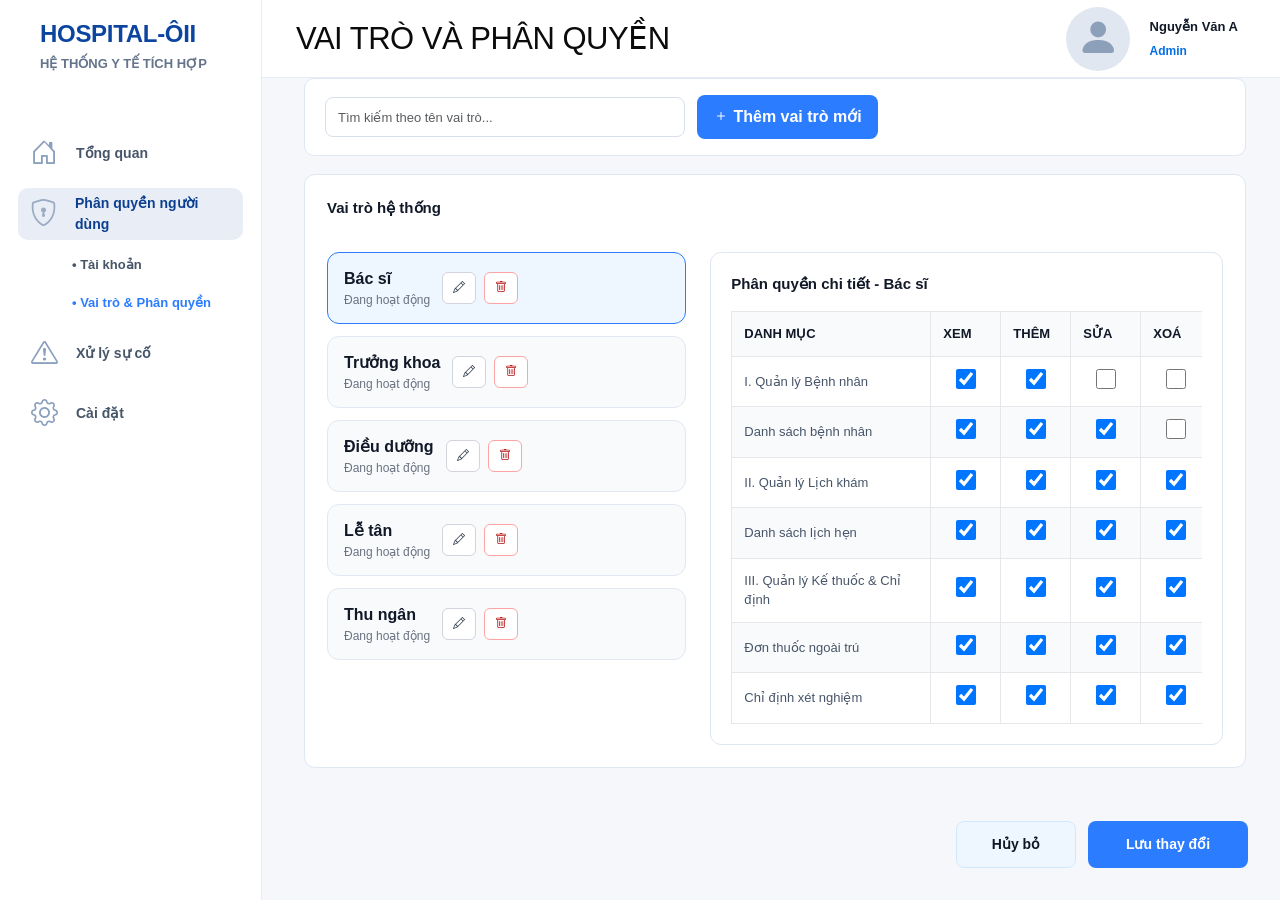
<file: Admin/roles-permissions.html>
<!DOCTYPE html>
<html lang="vi">
<head>
    <meta charset="UTF-8">
    <link href="https://cdn.jsdelivr.net/npm/bootstrap@5.3.0/dist/css/bootstrap.min.css" rel="stylesheet">
    <link href="https://cdn.jsdelivr.net/npm/bootstrap-icons@1.10.5/font/bootstrap-icons.css" rel="stylesheet">
    <style>
        :root{ --primary:#2b7cff; --muted:#f6f8fb; --accent:#ff7a00; }
        body{ background:#f1f5f9; font-family: 'Segoe UI', Roboto, Arial, sans-serif; }
        .action-buttons-fixed{ position:fixed; bottom:32px; right:32px; display:flex; gap:12px; z-index:100; }
        .action-buttons-fixed .btn-cancel{ min-width:120px; padding:12px 24px; font-size:14px; font-weight:600; }
        .action-buttons-fixed .btn-save-permission{ min-width:160px; padding:12px 28px; font-size:14px; font-weight:600; }
        .action-buttons-fixed .btn-cancel{ min-width:120px; }
        .action-buttons-fixed .btn-save-permission{ min-width:160px; }
        .sidebar{ min-height:100vh; background:#ffffff; border-right:1px solid #e6eef8; padding:28px 20px; width:230px; }
        .brand{ font-weight:700; color:var(--primary); letter-spacing:0.5px; }
        .menu .nav-link{ color:#4b5563; padding:12px 10px; border-radius:8px; display:flex; align-items:center; gap:12px; }
        .menu .nav-link.active{ background:#eef6ff; color:var(--primary); font-weight:600; }
        .menu .bi{ font-size:18px; color:#8b95a6; }
        .search-box{ background:#fff; padding:12px 18px; border-radius:999px; border:1px solid #e6eef8; box-shadow:inset 0 1px 0 rgba(0,0,0,0.02); }
        header .user { text-align:right; font-size:14px; color:#374151; }
        header .avatar{ width:48px; height:48px; border-radius:50%; background:linear-gradient(135deg,#cfe9ff,#9cc5ff); }
        .page-title{ font-size:20px; font-weight:700; color:#111827; margin-bottom:24px; }
        .btn-add-role{ background:#10b981; border:0; color:white; padding:10px 16px; border-radius:8px; font-weight:600; }
        .btn-add-role:hover{ background:#059669; }
        .role-section{ background:#fff; border-radius:12px; padding:20px; box-shadow:0 2px 8px rgba(16,24,40,0.04); margin-bottom:24px; }
        .role-section-title{ font-size:15px; font-weight:600; color:#111827; margin-bottom:16px; }
        .role-list{ display:flex; flex-direction:column; gap:12px; }
        .role-item{ background:#f8fafc; border:1px solid #e2e8f0; border-radius:12px; padding:14px 16px; display:flex; align-items:center; gap:12px; cursor:pointer; transition:all 0.2s ease; }
        .role-item:hover{ background:#eef6ff; border-color:#d0e8ff; }
        .role-item.selected{ background:#eef6ff; border-color:#2b7cff; }
        .role-item-name{ flex:1; font-weight:600; color:#111827; }
        .role-item-status{ font-size:12px; color:#6b7280; }
        .role-item-actions{ display:flex; gap:8px; }
        .role-item-btn{ background:#fff; border:1px solid #d1d5db; color:#374151; padding:6px 10px; border-radius:6px; font-size:12px; cursor:pointer; }
        .role-item-btn:hover{ background:#f3f4f6; }
        .role-item-btn-delete{ border-color:#fca5a5; color:#b91c1c; }
        .role-item-btn-delete:hover{ background:#fee2e2; }
        .permission-section{ background:#fff; border-radius:12px; padding:20px; box-shadow:0 2px 8px rgba(16,24,40,0.04); }
        .permission-section-title{ font-size:15px; font-weight:600; color:#111827; margin-bottom:16px; }
        .permission-table-wrapper{ overflow-x:auto; }
        .permission-table{ font-size:13px; border-collapse:collapse; }
        .permission-table th{ background:#f3f4f6; color:#6b7280; font-weight:600; padding:12px; text-align:left; border:1px solid #e5e7eb; }
        .permission-table td{ padding:12px; color:#374151; border:1px solid #e5e7eb; }
        .permission-table tr:nth-child(even){ background:#f9fafb; }
        .permission-item-name{ font-weight:500; color:#111827; min-width:180px; }
        .permission-checkbox{ width:20px; height:20px; cursor:pointer; }
        .permission-checkbox-cell{ text-align:center; }
        .permission-header-cell{ min-width:70px; text-align:center; }
        .btn-save-permission{ background:#2b7cff; border:0; color:white; border-radius:8px; font-weight:600; cursor:pointer; }
        .btn-save-permission:hover{ background:#1e5dbf; }
        .btn-cancel{ background:#eef6ff; border:1px solid #d0e8ff; color:#0f1724; border-radius:8px; font-weight:600; cursor:pointer; }
        .btn-cancel:hover{ background:#d1e7f7; }
        .action-buttons-fixed .btn-save-permission:hover{ background:#1e5dbf; }
        .modal-header-custom{ border-bottom:1px solid #e5e7eb; padding:18px; display:flex; flex-direction:column; align-items:center; justify-content:center; text-align:center; gap:10px; }
        .modal-header-custom h5{ font-size:16px; font-weight:700; color:#111827; margin:0; }
        .modal-title-icon{ display:flex; align-items:center; justify-content:center; gap:12px; }
        .modal-body-custom{ padding:24px; }
        .modal-footer-custom{ border-top:1px solid #e5e7eb; padding:16px 24px; display:flex; gap:12px; justify-content:flex-end; }
        .modal-title-icon .icon-box{ width:42px; height:42px; border-radius:12px; display:flex; align-items:center; justify-content:center; font-size:18px; }
        .icon-box.add{ background:#d1fae5; color:#059669; }
        .icon-box.delete{ background:#fee2e2; color:#b91c1c; }
        .form-group{ margin-bottom:18px; }
        .form-group label{ display:block; font-weight:600; color:#111827; margin-bottom:6px; font-size:13px; }
        .form-group label .required{ color:#dc2626; }
        .form-group input, .form-group select, .form-group textarea{ width:100%; border:1px solid #d1d5db; border-radius:8px; padding:10px 12px; font-size:13px; }
        .form-group input:focus, .form-group select:focus, .form-group textarea:focus{ outline:none; border-color:#2b7cff; box-shadow:0 0 0 3px rgba(43,124,255,0.1); }
        .form-group input::placeholder, .form-group textarea::placeholder{ color:#9ca3af; }
        .form-error{ color:#dc2626; font-size:12px; margin-top:4px; display:none; }
        .form-error.show{ display:block; }
        .toast-success{ position:fixed; top:20px; right:20px; background:#10b981; color:white; padding:14px 20px; border-radius:8px; box-shadow:0 4px 12px rgba(0,0,0,0.15); z-index:9999; animation:slideIn 0.3s ease-out; display:flex; align-items:center; gap:10px; font-weight:500; }
        .toast-success::before{ content:'✓'; font-size:20px; font-weight:bold; }
        .toast-error{ position:fixed; top:20px; right:20px; background:#ef4444; color:white; padding:14px 20px; border-radius:8px; box-shadow:0 4px 12px rgba(0,0,0,0.15); z-index:9999; animation:slideIn 0.3s ease-out; display:flex; align-items:center; gap:10px; font-weight:500; }
        @keyframes slideIn{ from{ transform:translateX(400px); opacity:0; } to{ transform:translateX(0); opacity:1; } }
        .no-permission{ text-align:center; color:#9ca3af; padding:40px 20px; }
        .no-permission-icon{ font-size:48px; margin-bottom:10px; }
    
        /* Unified admin shell - matched to incident-management.html */
        :root{ --primary-dark:#0b4ed1; --bg:#f5f7fb; --border:#e5edf7; --text:#111827; --muted:#667085; }
        *{ box-sizing:border-box; }
        body{ margin:0; background:var(--bg); color:var(--text); }
        .container-fluid{ max-width:none; padding:0; }
        .container-fluid > .row{ margin:0; display:flex; min-height:100vh; }
        .sidebar{ width:262px!important; flex:0 0 262px; max-width:262px; min-height:100vh; background:#fff; border-right:1px solid var(--border); padding:22px 18px!important; }
        .sidebar > .px-3{ padding:0!important; }
        .sidebar .d-flex.align-items-center.mb-4{ display:block!important; padding:0 22px 54px; margin:0!important; }
        .sidebar .d-flex.align-items-center.mb-4 > div:first-child{ display:none!important; }
        .sidebar .brand{ color:#0b45a0; font-size:24px; line-height:1; font-weight:800; letter-spacing:-0.3px; }
        .sidebar .brand + .text-muted{ margin-top:8px; color:#64748b!important; font-weight:700; font-size:13px!important; }
        .menu{ display:flex; flex-direction:column; gap:8px; }
        .menu .nav-item{ margin-bottom:0!important; }
        .menu .nav-link{ min-height:52px; padding:0 12px; border-radius:10px; color:#475569; display:flex; align-items:center; gap:18px; font-size:14px; font-weight:700; text-decoration:none; }
        .menu .nav-link:hover{ background:#f1f5f9; color:#0f3f91; }
        .menu .nav-link.active{ background:#e9eef6; color:#0d3f91; font-weight:800; }
        .menu .bi{ width:28px; font-size:27px; color:#8ba0bd; text-align:center; }
        .menu .nav-link.active .bi{ color:#9aabc3; }
        .menu ul.nav{ padding-left:46px!important; margin-top:8px!important; gap:4px; }
        .menu ul.nav .nav-link{ min-height:34px; padding:0 8px; font-size:13px!important; gap:8px; border-radius:8px; }
        main.col-md-10{ flex:1; width:auto; max-width:none; min-width:0; padding:0!important; }
        main > header{ height:78px; background:#fff; border-bottom:1px solid var(--border); display:flex; align-items:center; justify-content:space-between; padding:0 42px 0 34px; margin:0!important; }
        .page-heading{ margin:0; color:#0b0b0b; font-size:31px; font-weight:500; letter-spacing:-0.5px; }
        .user-profile{ display:flex; align-items:center; gap:20px; }
        .user-profile .avatar, header .avatar{ width:64px; height:64px; border-radius:50%; background:#e1e7f0; display:grid; place-items:center; color:#8da0ba; font-size:42px; }
        .user-name{ margin:0; font-size:13px; font-weight:800; }
        .user-role{ margin-top:5px; color:#006fe8; font-size:12px; font-weight:800; }
        .page-title{ display:none; }
        main > header + *{ margin-top:0; }
        main{ background:var(--bg); }
        main > .row, main > .large-panel, main > .filter-bar, main > .table-container, main > .role-section, main > .alert-conflict, main > .role-tools{ margin-left:42px; margin-right:34px; }
        main > .row:first-of-type, main > .filter-bar:first-of-type, main > .role-tools:first-of-type{ margin-top:30px; }
        .filter-bar, .role-tools{ background:#fff; border:1px solid #dfe7f2; border-radius:10px; padding:16px 20px; margin-bottom:18px; display:flex; gap:12px; align-items:center; flex-wrap:wrap; box-shadow:none; }
        .filter-bar input, .filter-bar select, .role-tools .form-control{ height:40px; border-color:#d7dfec; border-radius:8px; font-size:13px; }
        .table-container, .role-section, .permission-section, .large-panel{ background:#fff; border:1px solid #dfe7f2; border-radius:11px; box-shadow:none; }
        .table-container{ padding:22px; }
        .role-section{ padding:22px; }
        .account-table th, .permission-table th, .audit-table th{ background:#f8fafc!important; color:#111827!important; font-weight:800!important; }
        .account-table td, .permission-table td, .audit-table td{ color:#475569; }
        .pagination-container button{ min-width:26px; height:26px; border:1px solid #111827; border-radius:0; padding:0 8px; font-size:12px; }
        .pagination-container button.active{ background:#050505; color:#fff; border-color:#050505; }
        .btn-add-account, .btn-add-role, .btn-submit, .btn-save-permission{ background:var(--primary); border:0; border-radius:8px; color:#fff; font-weight:800; }
        .btn-add-account:hover, .btn-add-role:hover, .btn-submit:hover, .btn-save-permission:hover{ background:var(--primary-dark); color:#fff; }
        @media(max-width:992px){
            .container-fluid > .row{ display:block; }
            .sidebar{ display:block!important; width:100%!important; max-width:none; min-height:auto; border-right:0; border-bottom:1px solid var(--border); }
            .sidebar .d-flex.align-items-center.mb-4{ padding-bottom:22px; }
            main > header{ padding:14px 18px; height:auto; }
            main > .row, main > .large-panel, main > .filter-bar, main > .table-container, main > .role-section, main > .alert-conflict, main > .role-tools{ margin-left:16px; margin-right:16px; }
        }
    </style>
</head>
<body>

<div class="container-fluid">
    <div class="row">
        <!-- Sidebar -->
        <nav class="col-md-2 sidebar p-0">
            <div class="px-3">
                <div class="d-flex align-items-center mb-4">
                    <div style="width:44px;height:44px;border-radius:8px;background:linear-gradient(135deg,#e6f2ff,#d0e8ff);display:flex;align-items:center;justify-content:center;color:var(--primary);font-weight:800;margin-right:10px">H</div>
                    <div>
                        <div class="brand">HOSPITAL-ÔII</div>
                        <div class="text-muted" style="font-size:12px">HỆ THỐNG Y TẾ TÍCH HỢP</div>
                    </div>
                </div>

                <ul class="nav flex-column menu">
                    <li class="nav-item mb-1"><a class="nav-link" href="dashboard.html"><i class="bi bi-house-door"></i> Tổng quan</a></li>
                    <li class="nav-item mb-1">
                        <a class="nav-link active" href="#">
                            <i class="bi bi-shield-lock"></i> Phân quyền người dùng
                        </a>
                        <ul class="nav flex-column" style="padding-left:40px; margin-top:8px;">
                            <li class="nav-item mb-1"><a class="nav-link" href="account-management.html" style="font-size:13px">• Tài khoản</a></li>
                            <li class="nav-item mb-1"><a class="nav-link" href="roles-permissions.html" style="font-size:13px; color:var(--primary); font-weight:600;">• Vai trò & Phân quyền</a></li>
                        </ul>
                    </li>
                    <li class="nav-item mb-1"><a class="nav-link" href="incident-management.html"><i class="bi bi-exclamation-triangle"></i> Xử lý sự cố</a></li>
                    <li class="nav-item"><a class="nav-link" href="#"><i class="bi bi-gear"></i> Cài đặt</a></li>
                </ul>
            </div>
        </nav>

        <!-- Main Content -->
        <main class="col-md-10 p-4">
            <!-- Header -->
            <header>
                <h1 class="page-heading">VAI TRÒ VÀ PHÂN QUYỀN</h1>
                <div class="user-profile">
                    <div class="avatar"><i class="bi bi-person-fill"></i></div>
                    <div>
                        <p class="user-name">Nguyễn Văn A</p>
                        <div class="user-role">Admin</div>
                    </div>
                </div>
            </header>

            <!-- Page Title -->
            <div class="page-title">Vai trò và phân quyền</div>

                        <div class="role-tools">
                <input id="roleSearchInput" type="text" class="form-control" style="flex:1; max-width:360px;" placeholder="Tìm kiếm theo tên vai trò...">
                <button class="btn-add-role" data-bs-toggle="modal" data-bs-target="#addRoleModal"><i class="bi bi-plus"></i> Thêm vai trò mới</button>
            </div>
            <!-- Roles Section -->
            <div class="role-section">
                <div class="d-flex justify-content-between align-items:center mb-3">
                    <div class="role-section-title">Vai trò hệ thống</div>
                    
                </div>
                
                <div class="row">
                    <div class="col-md-5">
                        <div class="role-list">
                            <div class="role-item selected" data-role="doctor">
                                <div>
                                    <div class="role-item-name">Bác sĩ</div>
                                    <div class="role-item-status">Đang hoạt động</div>
                                </div>
                                <div class="role-item-actions">
                                    <button class="role-item-btn" data-action="edit" data-role="doctor"><i class="bi bi-pencil"></i></button>
                                    <button class="role-item-btn role-item-btn-delete" data-action="delete" data-role="doctor"><i class="bi bi-trash"></i></button>
                                </div>
                            </div>

                            <div class="role-item" data-role="department_head">
                                <div>
                                    <div class="role-item-name">Trưởng khoa</div>
                                    <div class="role-item-status">Đang hoạt động</div>
                                </div>
                                <div class="role-item-actions">
                                    <button class="role-item-btn" data-action="edit" data-role="department_head"><i class="bi bi-pencil"></i></button>
                                    <button class="role-item-btn role-item-btn-delete" data-action="delete" data-role="department_head"><i class="bi bi-trash"></i></button>
                                </div>
                            </div>

                            <div class="role-item" data-role="nurse">
                                <div>
                                    <div class="role-item-name">Điều dưỡng</div>
                                    <div class="role-item-status">Đang hoạt động</div>
                                </div>
                                <div class="role-item-actions">
                                    <button class="role-item-btn" data-action="edit" data-role="nurse"><i class="bi bi-pencil"></i></button>
                                    <button class="role-item-btn role-item-btn-delete" data-action="delete" data-role="nurse"><i class="bi bi-trash"></i></button>
                                </div>
                            </div>

                            <div class="role-item" data-role="receptionist">
                                <div>
                                    <div class="role-item-name">Lễ tân</div>
                                    <div class="role-item-status">Đang hoạt động</div>
                                </div>
                                <div class="role-item-actions">
                                    <button class="role-item-btn" data-action="edit" data-role="receptionist"><i class="bi bi-pencil"></i></button>
                                    <button class="role-item-btn role-item-btn-delete" data-action="delete" data-role="receptionist"><i class="bi bi-trash"></i></button>
                                </div>
                            </div>

                            <div class="role-item" data-role="cashier">
                                <div>
                                    <div class="role-item-name">Thu ngân</div>
                                    <div class="role-item-status">Đang hoạt động</div>
                                </div>
                                <div class="role-item-actions">
                                    <button class="role-item-btn" data-action="edit" data-role="cashier"><i class="bi bi-pencil"></i></button>
                                    <button class="role-item-btn role-item-btn-delete" data-action="delete" data-role="cashier"><i class="bi bi-trash"></i></button>
                                </div>
                            </div>
                        </div>
                    </div>

                    <!-- Permission Section for Selected Role -->
                    <div class="col-md-7">
                        <div class="permission-section">
                            <div class="permission-section-title" id="selectedRoleTitle">Phân quyền chi tiết - Bác sĩ</div>
                            
                            <div class="permission-table-wrapper">
                                <table class="permission-table" style="width:100%; min-width:550px;">
                                    <thead>
                                        <tr>
                                            <th>DANH MỤC</th>
                                            <th class="permission-header-cell">XEM</th>
                                            <th class="permission-header-cell">THÊM</th>
                                            <th class="permission-header-cell">SỬA</th>
                                            <th class="permission-header-cell">XOÁ</th>
                                            <th class="permission-header-cell">XUẤT</th>
                                        </tr>
                                    </thead>
                                    <tbody id="permissionTableBody">
                                        <tr>
                                            <td class="permission-item-name">I. Quản lý Bệnh nhân</td>
                                            <td class="permission-checkbox-cell"><input type="checkbox" class="permission-checkbox" checked></td>
                                            <td class="permission-checkbox-cell"><input type="checkbox" class="permission-checkbox" checked></td>
                                            <td class="permission-checkbox-cell"><input type="checkbox" class="permission-checkbox"></td>
                                            <td class="permission-checkbox-cell"><input type="checkbox" class="permission-checkbox"></td>
                                            <td class="permission-checkbox-cell"><input type="checkbox" class="permission-checkbox"></td>
                                        </tr>
                                        <tr>
                                            <td class="permission-item-name">Danh sách bệnh nhân</td>
                                            <td class="permission-checkbox-cell"><input type="checkbox" class="permission-checkbox" checked></td>
                                            <td class="permission-checkbox-cell"><input type="checkbox" class="permission-checkbox" checked></td>
                                            <td class="permission-checkbox-cell"><input type="checkbox" class="permission-checkbox" checked></td>
                                            <td class="permission-checkbox-cell"><input type="checkbox" class="permission-checkbox"></td>
                                            <td class="permission-checkbox-cell"><input type="checkbox" class="permission-checkbox"></td>
                                        </tr>
                                        <tr>
                                            <td class="permission-item-name">II. Quản lý Lịch khám</td>
                                            <td class="permission-checkbox-cell"><input type="checkbox" class="permission-checkbox" checked></td>
                                            <td class="permission-checkbox-cell"><input type="checkbox" class="permission-checkbox" checked></td>
                                            <td class="permission-checkbox-cell"><input type="checkbox" class="permission-checkbox" checked></td>
                                            <td class="permission-checkbox-cell"><input type="checkbox" class="permission-checkbox" checked></td>
                                            <td class="permission-checkbox-cell"><input type="checkbox" class="permission-checkbox"></td>
                                        </tr>
                                        <tr>
                                            <td class="permission-item-name">Danh sách lịch hẹn</td>
                                            <td class="permission-checkbox-cell"><input type="checkbox" class="permission-checkbox" checked></td>
                                            <td class="permission-checkbox-cell"><input type="checkbox" class="permission-checkbox" checked></td>
                                            <td class="permission-checkbox-cell"><input type="checkbox" class="permission-checkbox" checked></td>
                                            <td class="permission-checkbox-cell"><input type="checkbox" class="permission-checkbox" checked></td>
                                            <td class="permission-checkbox-cell"><input type="checkbox" class="permission-checkbox"></td>
                                        </tr>
                                        <tr>
                                            <td class="permission-item-name">III. Quản lý Kế thuốc & Chỉ định</td>
                                            <td class="permission-checkbox-cell"><input type="checkbox" class="permission-checkbox" checked></td>
                                            <td class="permission-checkbox-cell"><input type="checkbox" class="permission-checkbox" checked></td>
                                            <td class="permission-checkbox-cell"><input type="checkbox" class="permission-checkbox" checked></td>
                                            <td class="permission-checkbox-cell"><input type="checkbox" class="permission-checkbox" checked></td>
                                            <td class="permission-checkbox-cell"><input type="checkbox" class="permission-checkbox"></td>
                                        </tr>
                                        <tr>
                                            <td class="permission-item-name">Đơn thuốc ngoài trú</td>
                                            <td class="permission-checkbox-cell"><input type="checkbox" class="permission-checkbox" checked></td>
                                            <td class="permission-checkbox-cell"><input type="checkbox" class="permission-checkbox" checked></td>
                                            <td class="permission-checkbox-cell"><input type="checkbox" class="permission-checkbox" checked></td>
                                            <td class="permission-checkbox-cell"><input type="checkbox" class="permission-checkbox" checked></td>
                                            <td class="permission-checkbox-cell"><input type="checkbox" class="permission-checkbox"></td>
                                        </tr>
                                        <tr>
                                            <td class="permission-item-name">Chỉ định xét nghiệm</td>
                                            <td class="permission-checkbox-cell"><input type="checkbox" class="permission-checkbox" checked></td>
                                            <td class="permission-checkbox-cell"><input type="checkbox" class="permission-checkbox" checked></td>
                                            <td class="permission-checkbox-cell"><input type="checkbox" class="permission-checkbox" checked></td>
                                            <td class="permission-checkbox-cell"><input type="checkbox" class="permission-checkbox" checked></td>
                                            <td class="permission-checkbox-cell"><input type="checkbox" class="permission-checkbox"></td>
                                        </tr>
                                    </tbody>
                                </table>
                            </div>


                        </div>
                    </div>
                </div>
            </div>
        </main>
    </div>
</div>

<!-- Action Buttons Fixed -->
<div class="action-buttons-fixed">
    <button class="btn-cancel">Hủy bỏ</button>
    <button class="btn-save-permission">Lưu thay đổi</button>
</div>

<!-- Modal Thêm Vai Trò -->
<div class="modal fade" id="addRoleModal" tabindex="-1" aria-hidden="true" style="background:rgba(0,0,0,0.5)">
    <div class="modal-dialog modal-dialog-centered" style="max-width:420px;">
        <div class="modal-content" style="border:0; border-radius:12px;">
            <div class="modal-header-custom">
                <div class="modal-title-icon">
                    <span class="icon-box add"><i class="bi bi-person-badge-fill"></i></span>
                    <h5>Thêm vai trò mới</h5>
                </div>
            </div>
            <div class="modal-body-custom">
                <form id="addRoleForm">
                    <div class="form-group">
                        <label>Tên vai trò <span class="required">*</span></label>
                        <input type="text" id="roleName" placeholder="Ví dụ: Bác sĩ chuyên khoa" required>
                        <div class="form-error" id="roleNameError">Tên vai trò không được để trống</div>
                    </div>

                    <div class="form-group">
                        <label>Mô tả vai trò</label>
                        <textarea id="roleDescription" placeholder="Mô tả chi tiết về vai trò này" style="resize:vertical; min-height:80px;"></textarea>
                    </div>

                    <div class="form-group">
                        <label>Trạng thái <span class="required">*</span></label>
                        <select id="roleStatus" required>
                            <option value="">-- Chọn trạng thái --</option>
                            <option value="active" selected>Hoạt động</option>
                            <option value="inactive">Không hoạt động</option>
                        </select>
                        <div class="form-error" id="roleStatusError">Vui lòng chọn trạng thái</div>
                    </div>
                </form>
            </div>
            <div class="modal-footer-custom">
                <button type="button" class="btn-cancel" data-bs-dismiss="modal">Hủy bỏ</button>
                <button type="button" class="btn-submit" id="submitRoleBtn" style="background:#2b7cff; border:0; color:white; padding:10px 20px; border-radius:8px; font-weight:600; cursor:pointer;">Thêm vai trò</button>
            </div>
        </div>
    </div>
</div>

<!-- Modal Chỉnh sửa Vai Trò -->
<div class="modal fade" id="editRoleModal" tabindex="-1" aria-hidden="true" style="background:rgba(0,0,0,0.5)">
    <div class="modal-dialog modal-dialog-centered" style="max-width:420px;">
        <div class="modal-content" style="border:0; border-radius:12px;">
            <div class="modal-header-custom">
                <div class="modal-title-icon">
                    <span class="icon-box add"><i class="bi bi-pencil-square"></i></span>
                    <h5>Chỉnh sửa vai trò</h5>
                </div>
            </div>
            <div class="modal-body-custom">
                <form id="editRoleForm">
                    <div class="form-group">
                        <label>Tên vai trò <span class="required">*</span></label>
                        <input type="text" id="editRoleName" placeholder="Ví dụ: Bác sĩ chuyên khoa" required>
                        <div class="form-error" id="editRoleNameError">Tên vai trò không được để trống</div>
                    </div>

                    <div class="form-group">
                        <label>Mô tả vai trò</label>
                        <textarea id="editRoleDescription" placeholder="Mô tả chi tiết về vai trò này" style="resize:vertical; min-height:80px;"></textarea>
                    </div>

                    <div class="form-group">
                        <label>Trạng thái <span class="required">*</span></label>
                        <select id="editRoleStatus" required>
                            <option value="">-- Chọn trạng thái --</option>
                            <option value="active">Hoạt động</option>
                            <option value="inactive">Không hoạt động</option>
                        </select>
                        <div class="form-error" id="editRoleStatusError">Vui lòng chọn trạng thái</div>
                    </div>
                </form>
            </div>
            <div class="modal-footer-custom">
                <button type="button" class="btn-cancel" data-bs-dismiss="modal">Hủy bỏ</button>
                <button type="button" class="btn-submit" id="updateRoleBtn" style="background:#2b7cff; border:0; color:white; padding:10px 20px; border-radius:8px; font-weight:600; cursor:pointer;">Cập nhật</button>
            </div>
        </div>
    </div>
</div>

<!-- Modal Xóa Vai Trò -->
<div class="modal fade" id="deleteRoleModal" tabindex="-1" aria-hidden="true" style="background:rgba(0,0,0,0.5)">
    <div class="modal-dialog modal-dialog-centered" style="max-width:420px;">
        <div class="modal-content" style="border:0; border-radius:12px;">
            <div class="modal-header-custom">
                <div class="modal-title-icon">
                    <span class="icon-box delete"><i class="bi bi-exclamation-circle-fill"></i></span>
                    <h5>Xóa vai trò?</h5>
                </div>
            </div>
            <div class="modal-body-custom">
                <p style="margin-bottom:8px; color:#334155; font-size:14px;">Bạn có chắc chắn muốn xóa vai trò <strong id="deleteRoleName">Bác sĩ</strong>? Toàn bộ quyền truy cập liên quan sẽ bị gỡ bỏ.</p>
                <p style="color:#b91c1c; font-size:13px; margin:0;">Hành động này không thể hoàn tác.</p>
            </div>
            <div class="modal-footer-custom">
                <button type="button" class="btn-cancel" data-bs-dismiss="modal">Hủy thao tác</button>
                <button type="button" class="btn-submit" id="confirmDeleteRoleBtn" style="background:#ef4444; border:0; color:white; padding:10px 20px; border-radius:8px; font-weight:600; cursor:pointer;">Xác nhận xóa</button>
            </div>
        </div>
    </div>
</div>

<script src="https://cdn.jsdelivr.net/npm/bootstrap@5.3.0/dist/js/bootstrap.bundle.min.js"></script>
<script>
    // Lưu trữ vai trò được chọn
    let selectedRole = 'doctor';
    let currentRoleToDelete = null;
    let currentRoleToEdit = null;

    // Khởi tạo roleData
    const roleData = {
        doctor: {
            name: 'Bác sĩ',
            description: 'Bác sĩ lâm sàng',
            status: 'active',
            permissions: {
                'I. Quản lý Bệnh nhân': { view: true, add: true, edit: false, delete: false, export: false },
                'Danh sách bệnh nhân': { view: true, add: true, edit: true, delete: false, export: false },
                'II. Quản lý Lịch khám': { view: true, add: true, edit: true, delete: true, export: false },
                'Danh sách lịch hẹn': { view: true, add: true, edit: true, delete: true, export: false },
                'III. Quản lý Kế thuốc & Chỉ định': { view: true, add: true, edit: true, delete: true, export: false },
                'Đơn thuốc ngoài trú': { view: true, add: true, edit: true, delete: true, export: false },
                'Chỉ định xét nghiệm': { view: true, add: true, edit: true, delete: true, export: false }
            }
        },
        department_head: {
            name: 'Trưởng khoa',
            description: 'Quản lý khoa phòng',
            status: 'active',
            permissions: {
                'I. Quản lý Bệnh nhân': { view: true, add: true, edit: true, delete: true, export: true },
                'Danh sách bệnh nhân': { view: true, add: true, edit: true, delete: true, export: true },
                'II. Quản lý Lịch khám': { view: true, add: true, edit: true, delete: true, export: true },
                'Danh sách lịch hẹn': { view: true, add: true, edit: true, delete: true, export: true },
                'III. Quản lý Kế thuốc & Chỉ định': { view: true, add: true, edit: true, delete: true, export: true },
                'Đơn thuốc ngoài trú': { view: true, add: true, edit: true, delete: true, export: true },
                'Chỉ định xét nghiệm': { view: true, add: true, edit: true, delete: true, export: true }
            }
        },
        nurse: {
            name: 'Điều dưỡng',
            description: 'Nhân viên điều dưỡng',
            status: 'active',
            permissions: {
                'I. Quản lý Bệnh nhân': { view: true, add: false, edit: false, delete: false, export: false },
                'Danh sách bệnh nhân': { view: true, add: false, edit: true, delete: false, export: false },
                'II. Quản lý Lịch khám': { view: true, add: true, edit: true, delete: false, export: false },
                'Danh sách lịch hẹn': { view: true, add: true, edit: true, delete: false, export: false },
                'III. Quản lý Kế thuốc & Chỉ định': { view: true, add: false, edit: false, delete: false, export: false },
                'Đơn thuốc ngoài trú': { view: true, add: false, edit: false, delete: false, export: false },
                'Chỉ định xét nghiệm': { view: true, add: false, edit: false, delete: false, export: false }
            }
        },
        receptionist: {
            name: 'Lễ tân',
            description: 'Nhân viên lễ tân',
            status: 'active',
            permissions: {
                'I. Quản lý Bệnh nhân': { view: true, add: true, edit: false, delete: false, export: false },
                'Danh sách bệnh nhân': { view: true, add: true, edit: false, delete: false, export: false },
                'II. Quản lý Lịch khám': { view: true, add: true, edit: true, delete: false, export: false },
                'Danh sách lịch hẹn': { view: true, add: true, edit: true, delete: false, export: false },
                'III. Quản lý Kế thuốc & Chỉ định': { view: false, add: false, edit: false, delete: false, export: false },
                'Đơn thuốc ngoài trú': { view: false, add: false, edit: false, delete: false, export: false },
                'Chỉ định xét nghiệm': { view: false, add: false, edit: false, delete: false, export: false }
            }
        },
        cashier: {
            name: 'Thu ngân',
            description: 'Nhân viên thu ngân',
            status: 'active',
            permissions: {
                'I. Quản lý Bệnh nhân': { view: true, add: false, edit: false, delete: false, export: false },
                'Danh sách bệnh nhân': { view: true, add: false, edit: false, delete: false, export: false },
                'II. Quản lý Lịch khám': { view: true, add: false, edit: false, delete: false, export: false },
                'Danh sách lịch hẹn': { view: true, add: false, edit: false, delete: false, export: false },
                'III. Quản lý Kế thuốc & Chỉ định': { view: false, add: false, edit: false, delete: false, export: false },
                'Đơn thuốc ngoài trú': { view: false, add: false, edit: false, delete: false, export: false },
                'Chỉ định xét nghiệm': { view: false, add: false, edit: false, delete: false, export: false }
            }
        }
    };

    // Xử lý khi bấm vào item vai trò
    document.querySelectorAll('.role-item').forEach(item => {
        item.addEventListener('click', function(e) {
            if (e.target.closest('.role-item-actions')) return;
            
            document.querySelectorAll('.role-item').forEach(el => el.classList.remove('selected'));
            this.classList.add('selected');
            selectedRole = this.getAttribute('data-role');
            updatePermissionTable();
        });
    });

    // Cập nhật bảng quyền
    function updatePermissionTable() {
        const roleInfo = roleData[selectedRole];
        document.getElementById('selectedRoleTitle').textContent = `Phân quyền chi tiết - ${roleInfo.name}`;
        
        // Render bảng quyền dựa trên dữ liệu vai trò
        const tbody = document.getElementById('permissionTableBody');
        tbody.innerHTML = '';
        
        const permissions = roleInfo.permissions;
        const permissionOrder = [
            'I. Quản lý Bệnh nhân',
            'Danh sách bệnh nhân',
            'II. Quản lý Lịch khám',
            'Danh sách lịch hẹn',
            'III. Quản lý Kế thuốc & Chỉ định',
            'Đơn thuốc ngoài trú',
            'Chỉ định xét nghiệm'
        ];
        
        permissionOrder.forEach(permName => {
            if (permissions.hasOwnProperty(permName)) {
                const perm = permissions[permName];
                const tr = document.createElement('tr');
                tr.innerHTML = `
                    <td class="permission-item-name">${permName}</td>
                    <td class="permission-checkbox-cell"><input type="checkbox" class="permission-checkbox" ${perm.view ? 'checked' : ''}></td>
                    <td class="permission-checkbox-cell"><input type="checkbox" class="permission-checkbox" ${perm.add ? 'checked' : ''}></td>
                    <td class="permission-checkbox-cell"><input type="checkbox" class="permission-checkbox" ${perm.edit ? 'checked' : ''}></td>
                    <td class="permission-checkbox-cell"><input type="checkbox" class="permission-checkbox" ${perm.delete ? 'checked' : ''}></td>
                    <td class="permission-checkbox-cell"><input type="checkbox" class="permission-checkbox" ${perm.export ? 'checked' : ''}></td>
                `;
                tbody.appendChild(tr);
            }
        });
    }

    // Thêm vai trò
    document.getElementById('submitRoleBtn').addEventListener('click', function() {
        const name = document.getElementById('roleName').value.trim();
        const description = document.getElementById('roleDescription').value.trim();
        const status = document.getElementById('roleStatus').value;

        let valid = true;
        if (!name) {
            showError('roleNameError', 'Tên vai trò không được để trống');
            valid = false;
        } else {
            hideError('roleNameError');
        }

        if (!status) {
            showError('roleStatusError', 'Vui lòng chọn trạng thái');
            valid = false;
        } else {
            hideError('roleStatusError');
        }

        if (!valid) return;

        // Tạo ID cho vai trò mới
        const newRoleId = name.toLowerCase().replace(/\s+/g, '_');
        
        // Thêm vào roleData
        roleData[newRoleId] = {
            name: name,
            description: description,
            status: status,
            permissions: {}
        };

        // Tạo HTML cho role item mới
        const roleItem = document.createElement('div');
        roleItem.className = 'role-item';
        roleItem.setAttribute('data-role', newRoleId);
        roleItem.innerHTML = `
            <div>
                <div class="role-item-name">${name}</div>
                <div class="role-item-status">${status === 'active' ? 'Đang hoạt động' : 'Không hoạt động'}</div>
            </div>
            <div class="role-item-actions">
                <button class="role-item-btn" data-action="edit" data-role="${newRoleId}"><i class="bi bi-pencil"></i></button>
                <button class="role-item-btn role-item-btn-delete" data-action="delete" data-role="${newRoleId}"><i class="bi bi-trash"></i></button>
            </div>
        `;

        // Thêm event listeners
        roleItem.addEventListener('click', function(e) {
            if (e.target.closest('.role-item-actions')) return;
            document.querySelectorAll('.role-item').forEach(el => el.classList.remove('selected'));
            this.classList.add('selected');
            selectedRole = this.getAttribute('data-role');
            updatePermissionTable();
        });

        const editBtn = roleItem.querySelector('[data-action="edit"]');
        editBtn.addEventListener('click', function(e) {
            e.stopPropagation();
            openEditRoleModal(newRoleId);
        });

        const deleteBtn = roleItem.querySelector('[data-action="delete"]');
        deleteBtn.addEventListener('click', function(e) {
            e.stopPropagation();
            openDeleteRoleModal(newRoleId);
        });

        document.querySelector('.role-list').appendChild(roleItem);

        // Đóng modal
        const modal = bootstrap.Modal.getInstance(document.getElementById('addRoleModal'));
        modal.hide();

        // Reset form
        document.getElementById('addRoleForm').reset();
        hideError('roleNameError');
        hideError('roleStatusError');

        showSuccessNotification(`Thêm vai trò "${name}" thành công!`);
    });

    // Xử lý edit role
    document.querySelectorAll('[data-action="edit"]').forEach(btn => {
        btn.addEventListener('click', function(e) {
            e.stopPropagation();
            const roleId = this.getAttribute('data-role');
            openEditRoleModal(roleId);
        });
    });

    function openEditRoleModal(roleId) {
        currentRoleToEdit = roleId;
        const role = roleData[roleId];
        
        document.getElementById('editRoleName').value = role.name;
        document.getElementById('editRoleDescription').value = role.description;
        document.getElementById('editRoleStatus').value = role.status;

        hideError('editRoleNameError');
        hideError('editRoleStatusError');

        const modal = new bootstrap.Modal(document.getElementById('editRoleModal'));
        modal.show();
    }

    document.getElementById('updateRoleBtn').addEventListener('click', function() {
        const name = document.getElementById('editRoleName').value.trim();
        const description = document.getElementById('editRoleDescription').value.trim();
        const status = document.getElementById('editRoleStatus').value;

        let valid = true;
        if (!name) {
            showError('editRoleNameError', 'Tên vai trò không được để trống');
            valid = false;
        } else {
            hideError('editRoleNameError');
        }

        if (!status) {
            showError('editRoleStatusError', 'Vui lòng chọn trạng thái');
            valid = false;
        } else {
            hideError('editRoleStatusError');
        }

        if (!valid) return;

        // Cập nhật dữ liệu
        roleData[currentRoleToEdit].name = name;
        roleData[currentRoleToEdit].description = description;
        roleData[currentRoleToEdit].status = status;

        // Cập nhật HTML
        const roleItem = document.querySelector(`[data-role="${currentRoleToEdit}"]`);
        roleItem.querySelector('.role-item-name').textContent = name;
        roleItem.querySelector('.role-item-status').textContent = status === 'active' ? 'Đang hoạt động' : 'Không hoạt động';

        // Cập nhật tiêu đề nếu là vai trò được chọn
        if (selectedRole === currentRoleToEdit) {
            document.getElementById('selectedRoleTitle').textContent = `Phân quyền chi tiết - ${name}`;
        }

        const modal = bootstrap.Modal.getInstance(document.getElementById('editRoleModal'));
        modal.hide();

        showSuccessNotification(`Cập nhật vai trò "${name}" thành công!`);
    });

    // Xử lý delete role
    document.querySelectorAll('[data-action="delete"]').forEach(btn => {
        btn.addEventListener('click', function(e) {
            e.stopPropagation();
            const roleId = this.getAttribute('data-role');
            openDeleteRoleModal(roleId);
        });
    });

    function openDeleteRoleModal(roleId) {
        currentRoleToDelete = roleId;
        const role = roleData[roleId];
        document.getElementById('deleteRoleName').textContent = role.name;

        const modal = new bootstrap.Modal(document.getElementById('deleteRoleModal'));
        modal.show();
    }

    document.getElementById('confirmDeleteRoleBtn').addEventListener('click', function() {
        const roleItem = document.querySelector(`[data-role="${currentRoleToDelete}"]`);
        const roleName = roleData[currentRoleToDelete].name;

        // Xóa khỏi roleData
        delete roleData[currentRoleToDelete];

        // Xóa khỏi DOM
        roleItem.remove();

        // Nếu là vai trò được chọn, chọn vai trò khác
        if (selectedRole === currentRoleToDelete) {
            const firstRole = document.querySelector('.role-item');
            if (firstRole) {
                firstRole.click();
            }
        }

        const modal = bootstrap.Modal.getInstance(document.getElementById('deleteRoleModal'));
        modal.hide();

        showSuccessNotification(`Xóa vai trò "${roleName}" thành công!`);
    });

    // Xử lý lưu quyền
    document.querySelector('.btn-save-permission').addEventListener('click', function() {
        const permissions = {};
        document.querySelectorAll('#permissionTableBody tr').forEach(row => {
            const name = row.querySelector('.permission-item-name').textContent.trim();
            const checkboxes = row.querySelectorAll('.permission-checkbox');
            permissions[name] = {
                view: checkboxes[0].checked,
                add: checkboxes[1].checked,
                edit: checkboxes[2].checked,
                delete: checkboxes[3].checked,
                export: checkboxes[4].checked
            };
        });

        roleData[selectedRole].permissions = permissions;
        showSuccessNotification('Lưu thay đổi quyền "' + roleData[selectedRole].name + '" thành công!');
    });

    // Xử lý hủy bỏ
    document.querySelectorAll('.btn-cancel').forEach(btn => {
        if (btn.closest('.action-buttons-fixed')) {
            btn.addEventListener('click', function() {
                // Reload lại dữ liệu từ roleData
                updatePermissionTable();
                showSuccessNotification('Đã hủy các thay đổi');
            });
        }
    });

    // Hàm hiển thị lỗi
    function showError(elementId, message) {
        const errorEl = document.getElementById(elementId);
        if (errorEl) {
            errorEl.textContent = message;
            errorEl.classList.add('show');
        }
    }

    // Hàm ẩn lỗi
    function hideError(elementId) {
        const errorEl = document.getElementById(elementId);
        if (errorEl) {
            errorEl.classList.remove('show');
        }
    }

    // Hàm hiển thị thông báo thành công
    function showSuccessNotification(message) {
        const notification = document.createElement('div');
        notification.className = 'toast-success';
        notification.textContent = message;
        document.body.appendChild(notification);

        setTimeout(function() {
            notification.remove();
        }, 3000);
    }

    // Xử lý tìm kiếm vai trò
    document.getElementById('roleSearchInput').addEventListener('input', function(e) {
        const query = e.target.value.toLowerCase();
        document.querySelectorAll('.role-item').forEach(item => {
            const name = item.querySelector('.role-item-name').textContent.toLowerCase();
            item.style.display = name.includes(query) ? '' : 'none';
        });
    });

    // Khởi tạo bảng quyền khi trang load
    window.addEventListener('load', function() {
        updatePermissionTable();
    });
</script>
</body>
</html>
</file>
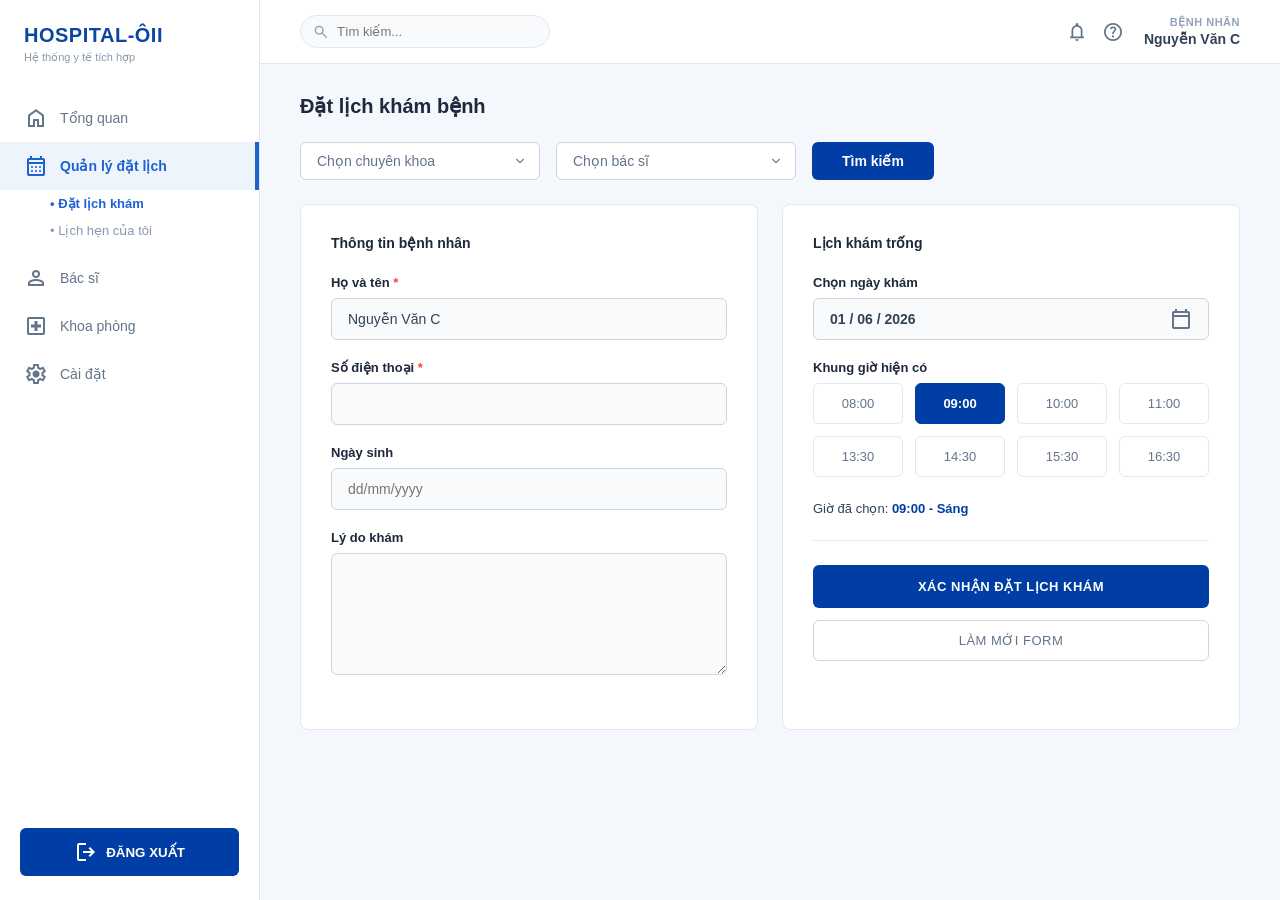
<file: Figma/Datlichkham/booking.html>
<!DOCTYPE html>
<html lang="vi">
<head>
    <meta charset="UTF-8">
    <meta name="viewport" content="width=device-width, initial-scale=1.0">
    <title>HOSPITAL-ÔII - Đặt lịch khám bệnh</title>
    <link rel="stylesheet" href="https://fonts.googleapis.com/css2?family=Material+Symbols+Outlined:opsz,wght,FILL,GRAD@20..48,100..700,0..1,-50..200" />
    <link rel="stylesheet" href="booking.css">
</head>
<body>

    <aside>
        <div>
            <div class="logo-area">
                <div class="logo-title">HOSPITAL-ÔII</div>
                <div class="logo-sub">Hệ thống y tế tích hợp</div>
            </div>
            <ul class="menu-list">
                <li class="menu-item">
                    <a href="#"><span class="material-symbols-outlined">home</span>Tổng quan</a>
                </li>
                <li class="menu-item active">
                    <a href="#"><span class="material-symbols-outlined">calendar_month</span>Quản lý đặt lịch</a>
                </li>
                <ul class="sub-menu">
                    <li class="active"><a href="#">• Đặt lịch khám</a></li>
                    <li><a href="#">• Lịch hẹn của tôi</a></li>
                </ul>
                <li class="menu-item">
                    <a href="#"><span class="material-symbols-outlined">person</span>Bác sĩ</a>
                </li>
                <li class="menu-item">
                    <a href="#"><span class="material-symbols-outlined">local_hospital</span>Khoa phòng</a>
                </li>
                <li class="menu-item">
                    <a href="#"><span class="material-symbols-outlined">settings</span>Cài đặt</a>
                </li>
            </ul>
        </div>
        <button class="btn-logout">
            <span class="material-symbols-outlined">logout</span> ĐĂNG XUẤT
        </button>
    </aside>

    <main>
        <header>
            <div class="search-box">
                <span class="material-symbols-outlined">search</span>
                <input type="text" placeholder="Tìm kiếm...">
            </div>
            <div class="header-right">
                <div class="header-icons">
                    <span class="material-symbols-outlined">notifications</span>
                    <span class="material-symbols-outlined">help</span>
                </div>
                <div class="user-info">
                    <div class="user-role">Bệnh nhân</div>
                    <div class="user-name">Nguyễn Văn C</div>
                </div>
            </div>
        </header>

        <div class="container">
            <h2 class="page-title">Đặt lịch khám bệnh</h2>

            <div class="filter-bar">
                <div class="select-wrapper">
                    <select>
                        <option>Chọn chuyên khoa</option>
                    </select>
                </div>
                <div class="select-wrapper">
                    <select>
                        <option>Chọn bác sĩ</option>
                    </select>
                </div>
                <button class="btn-search">Tìm kiếm</button>
            </div>

            <div class="booking-grid">
                
                <div class="form-card">
                    <h3 class="card-title">Thông tin bệnh nhân</h3>
                    
                    <div class="form-group">
                        <label class="required">Họ và tên</label>
                        <input type="text" value="Nguyễn Văn C">
                    </div>

                    <div class="form-group">
                        <label class="required">Số điện thoại</label>
                        <input type="tel">
                    </div>

                    <div class="form-group">
                        <label>Ngày sinh</label>
                        <input type="text" placeholder="dd/mm/yyyy">
                    </div>

                    <div class="form-group">
                        <label>Lý do khám</label>
                        <textarea rows="6"></textarea>
                    </div>
                </div>

                <div class="form-card">
                    <h3 class="card-title">Lịch khám trống</h3>
                    
                    <div class="form-group">
                        <label>Chọn ngày khám</label>
                        <div class="date-input-wrapper">
                            <input type="text" value="01 / 06 / 2026">
                            <span class="material-symbols-outlined">calendar_today</span>
                        </div>
                    </div>

                    <div class="form-group">
                        <label>Khung giờ hiện có</label>
                        <div class="time-slots-grid">
                            <button class="slot-btn">08:00</button>
                            <button class="slot-btn active">09:00</button>
                            <button class="slot-btn">10:00</button>
                            <button class="slot-btn">11:00</button>
                            <button class="slot-btn">13:30</button>
                            <button class="slot-btn">14:30</button>
                            <button class="slot-btn">15:30</button>
                            <button class="slot-btn">16:30</button>
                        </div>
                    </div>

                    <div class="selected-time-text">
                        Giờ đã chọn: <span>09:00 - Sáng</span>
                    </div>

                    <div class="action-buttons">
                        <button class="btn-submit">XÁC NHẬN ĐẶT LỊCH KHÁM</button>
                        <button class="btn-reset">LÀM MỚI FORM</button>
                    </div>
                </div>

            </div>
        </div>
    </main>

</body>
</html>
</file>
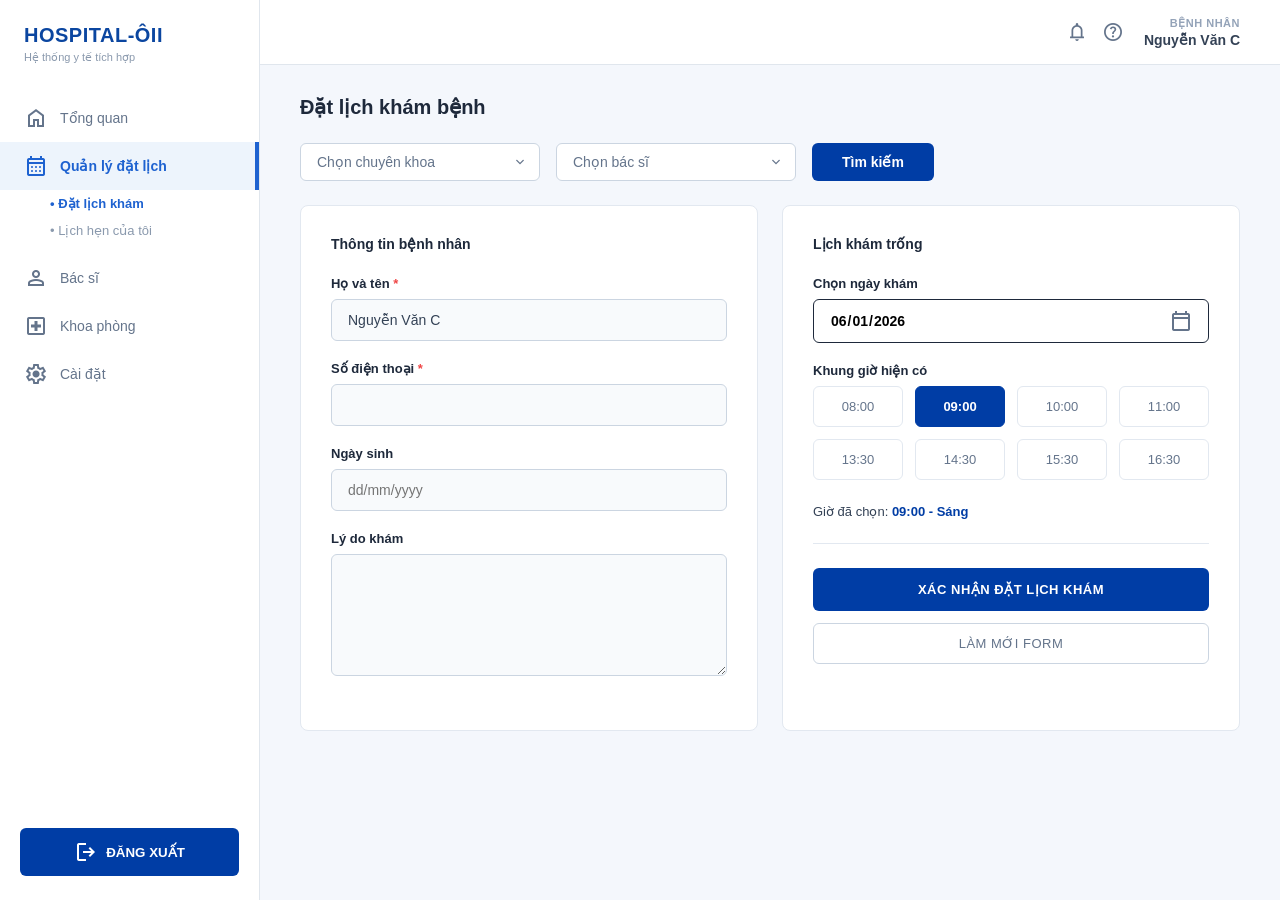
<file: NguoiDung/Datlichkham/booking.html>
<!DOCTYPE html>
<html lang="vi">
<head>
    <meta charset="UTF-8">
    <meta name="viewport" content="width=device-width, initial-scale=1.0">
    <title>HOSPITAL-ÔII - Đặt lịch khám bệnh</title>
    <link rel="stylesheet" href="https://fonts.googleapis.com/css2?family=Material+Symbols+Outlined:opsz,wght,FILL,GRAD@20..48,100..700,0..1,-50..200" />
    <link rel="stylesheet" href="booking.css">
</head>
<body>

    <aside>
        <div>
            <div class="logo-area">
                <div class="logo-title">HOSPITAL-ÔII</div>
                <div class="logo-sub">Hệ thống y tế tích hợp</div>
            </div>
            <ul class="menu-list">
                <li class="menu-item">
                    <a href="#"><span class="material-symbols-outlined">home</span>Tổng quan</a>
                </li>
                <li class="menu-item active">
                    <a href="#"><span class="material-symbols-outlined">calendar_month</span>Quản lý đặt lịch</a>
                </li>
                <ul class="sub-menu">
                    <li class="active"><a href="#">• Đặt lịch khám</a></li>
                    <li><a href="#">• Lịch hẹn của tôi</a></li>
                </ul>
                <li class="menu-item">
                    <a href="#"><span class="material-symbols-outlined">person</span>Bác sĩ</a>
                </li>
                <li class="menu-item">
                    <a href="#"><span class="material-symbols-outlined">local_hospital</span>Khoa phòng</a>
                </li>
                <li class="menu-item">
                    <a href="#"><span class="material-symbols-outlined">settings</span>Cài đặt</a>
                </li>
            </ul>
        </div>
        <button class="btn-logout">
            <span class="material-symbols-outlined">logout</span> ĐĂNG XUẤT
        </button>
    </aside>

    <main>
        <header>
            <div class="header-empty-space"></div>
            <div class="header-right">
                <div class="header-icons">
                    <span class="material-symbols-outlined">notifications</span>
                    <span class="material-symbols-outlined">help</span>
                </div>
                <div class="user-info">
                    <div class="user-role">Bệnh nhân</div>
                    <div class="user-name">Nguyễn Văn C</div>
                </div>
            </div>
        </header>

        <div class="container">
            <h2 class="page-title">Đặt lịch khám bệnh</h2>

            <div class="filter-bar">
                <div class="select-wrapper">
                    <select>
                        <option>Chọn chuyên khoa</option>
                    </select>
                </div>
                <div class="select-wrapper">
                    <select>
                        <option>Chọn bác sĩ</option>
                    </select>
                </div>
                <button class="btn-search">Tìm kiếm</button>
            </div>

            <div class="booking-grid">
                
                <div class="form-card">
                    <h3 class="card-title">Thông tin bệnh nhân</h3>
                    
                    <div class="form-group">
                        <label class="required">Họ và tên</label>
                        <input type="text" value="Nguyễn Văn C">
                    </div>

                    <div class="form-group">
                        <label class="required">Số điện thoại</label>
                        <input type="tel">
                    </div>

                    <div class="form-group">
                        <label>Ngày sinh</label>
                        <input type="text" placeholder="dd/mm/yyyy">
                    </div>

                    <div class="form-group">
                        <label>Lý do khám</label>
                        <textarea rows="6"></textarea>
                    </div>
                </div>

                <div class="form-card">
                    <h3 class="card-title">Lịch khám trống</h3>
                    
                    <div class="form-group">
                        <label>Chọn ngày khám</label>
                        <div class="date-input-wrapper">
                            <input type="date" id="booking-date" value="2026-06-01">
                            <span class="material-symbols-outlined" id="calendar-icon">calendar_today</span>
                        </div>
                    </div>

                    <div class="form-group">
                        <label>Khung giờ hiện có</label>
                        <div class="time-slots-grid">
                            <button class="slot-btn">08:00</button>
                            <button class="slot-btn active">09:00</button>
                            <button class="slot-btn">10:00</button>
                            <button class="slot-btn">11:00</button>
                            <button class="slot-btn">13:30</button>
                            <button class="slot-btn">14:30</button>
                            <button class="slot-btn">15:30</button>
                            <button class="slot-btn">16:30</button>
                        </div>
                    </div>

                    <div class="selected-time-text">
                        Giờ đã chọn: <span>09:00 - Sáng</span>
                    </div>

                    <div class="action-buttons">
                        <button class="btn-submit">XÁC NHẬN ĐẶT LỊCH KHÁM</button>
                        <button class="btn-reset">LÀM MỚI FORM</button>
                    </div>
                </div>

            </div>
        </div>
    </main>

    <script>
        const dateInput = document.getElementById('booking-date');
        const calendarIcon = document.getElementById('calendar-icon');

        // Khi người dùng bấm vào icon lịch, kích hoạt mở trình chọn lịch mặc định
        calendarIcon.addEventListener('click', () => {
            try {
                dateInput.showPicker(); // Hàm chuẩn của trình duyệt hiện đại để bật popup lịch công khai
            } catch (error) {
                dateInput.focus(); // Phương án dự phòng cho trình duyệt cũ
            }
        });
    </script>
</body>
</html>
</file>
<file: NguoiDung/Lichhencuatoi/style.css>
/* --- Quy định chung --- */
* {
    margin: 0;
    padding: 0;
    box-sizing: border-box;
    font-family: 'Inter', sans-serif;
}

body {
    background-color: #f4f6f9;
    color: #333333;
    height: 100vh;
}

.container {
    display: flex;
    height: 100vh;
    width: 100%;
}

/* --- SIDEBAR BÊN TRÁI --- */
.sidebar {
    width: 260px;
    background-color: #ffffff;
    border-right: 1px solid #e2e8f0;
    display: flex;
    flex-direction: column;
    padding: 24px 16px;
    justify-content: space-between;
}

.logo-container {
    margin-bottom: 30px;
    padding-left: 10px;
}

.logo-title {
    color: #0b3a9e;
    font-size: 22px;
    font-weight: 700;
    letter-spacing: 0.5px;
}

.logo-subtitle {
    color: #718096;
    font-size: 12px;
    margin-top: 2px;
}

.menu {
    display: flex;
    flex-direction: column;
    gap: 8px;
    flex-grow: 1;
}

.menu-item {
    display: flex;
    align-items: center;
    gap: 12px;
    padding: 12px 16px;
    color: #64748b;
    text-decoration: none;
    font-weight: 500;
    font-size: 14px;
    border-radius: 8px;
    transition: all 0.2s ease;
}

.menu-item i {
    font-size: 16px;
    width: 20px;
}

.menu-item:hover {
    background-color: #f1f5f9;
    color: #1e293b;
}

/* Cấu trúc group con của phần đặt lịch */
.menu-group {
    display: flex;
    flex-direction: column;
}

.menu-group-title {
    display: flex;
    align-items: center;
    gap: 12px;
    padding: 12px 16px;
    color: #1e293b;
    font-weight: 600;
    font-size: 14px;
}

.menu-group-title i {
    color: #0b3a9e;
}

.sub-menu {
    padding-left: 20px;
    display: flex;
    flex-direction: column;
    gap: 4px;
    margin-top: 2px;
}

.sub-menu-title {
    font-size: 12px;
    color: #94a3b8;
    padding-left: 16px;
    margin-bottom: 4px;
}

.menu-item.active {
    background-color: #edf2ff;
    color: #0b3a9e;
    font-weight: 600;
}

.btn-logout {
    background-color: #0033a0;
    color: #ffffff;
    border: none;
    padding: 12px;
    border-radius: 6px;
    font-weight: 600;
    font-size: 14px;
    cursor: pointer;
    transition: background-color 0.2s;
    margin-top: auto;
}

.btn-logout:hover {
    background-color: #002270;
}

/* --- KHU VỰC CHÍNH BÊN PHẢI --- */
.main-content {
    flex: 1;
    display: flex;
    flex-direction: column;
    overflow-y: auto;
}

/* Header */
.header {
    background-color: #ffffff;
    height: 70px;
    display: flex;
    align-items: center;
    justify-content: space-between;
    padding: 0 40px;
    border-bottom: 1px solid #e2e8f0;
}

.search-box {
    position: relative;
    width: 300px;
}

.search-box i {
    position: absolute;
    left: 14px;
    top: 50%;
    transform: translateY(-50%);
    color: #94a3b8;
    font-size: 14px;
}

.search-box input {
    width: 100%;
    padding: 10px 10px 10px 40px;
    border: 1px solid #e2e8f0;
    border-radius: 20px;
    background-color: #f8fafc;
    font-size: 13px;
    outline: none;
}

.user-name {
    font-weight: 600;
    font-size: 14px;
    color: #1e293b;
}

/* Vùng nội dung Lịch Hẹn */
.appointment-section {
    padding: 40px;
    max-width: 1200px;
    width: 100%;
    margin: 0 auto;
}

.section-title {
    font-size: 22px;
    font-weight: 700;
    color: #1e293b;
    margin-bottom: 24px;
}

/* Navigation Tabs */
.tabs {
    display: flex;
    gap: 30px;
    border-bottom: 1px solid #e2e8f0;
    margin-bottom: 24px;
}

.tab-btn {
    background: none;
    border: none;
    padding-bottom: 12px;
    font-size: 14px;
    font-weight: 500;
    color: #64748b;
    cursor: pointer;
    position: relative;
}

.tab-btn.active {
    color: #0b3a9e;
    font-weight: 600;
}

.tab-btn.active::after {
    content: '';
    position: absolute;
    bottom: -1px;
    left: 0;
    width: 100%;
    height: 3px;
    background-color: #0b3a9e;
    border-radius: 3px 3px 0 0;
}

/* Thẻ thông tin lịch hẹn chi tiết */
.appointment-card {
    background-color: #ffffff;
    border-radius: 12px;
    border: 1px solid #e2e8f0;
    padding: 24px;
    display: flex;
    justify-content: space-between;
    align-items: center;
    margin-bottom: 24px;
    box-shadow: 0 1px 3px rgba(0,0,0,0.02);
}

.label {
    font-size: 11px;
    color: #94a3b8;
    font-weight: 600;
    letter-spacing: 0.5px;
    display: block;
    margin-bottom: 8px;
}

/* Khối bên trái: Mã lịch hẹn & Trạng thái */
.card-left {
    flex: 1;
    border-right: 1px dotted #cbd5e1;
    padding-right: 20px;
    max-width: 160px;
}

.appointment-id {
    font-size: 20px;
    font-weight: 700;
    color: #0b3a9e;
    display: block;
    margin-bottom: 12px;
}

.status-badge {
    display: inline-flex;
    align-items: center;
    gap: 6px;
    background-color: #e0f2fe;
    color: #0369a1;
    padding: 6px 12px;
    border-radius: 20px;
    font-size: 12px;
    font-weight: 600;
}

.status-badge .dot {
    width: 6px;
    height: 6px;
    background-color: #0369a1;
    border-radius: 50%;
}

/* Khối ở giữa: Thông tin bác sĩ */
.card-center {
    flex: 2;
    display: flex;
    gap: 20px;
    align-items: center;
    padding: 0 30px;
}

.doctor-avatar {
    width: 80px;
    height: 100px;
    background-color: #f1f5f9;
    border-radius: 8px;
    display: flex;
    align-items: center;
    justify-content: center;
    color: #94a3b8;
    font-size: 36px;
    overflow: hidden;
    border: 1px solid #e2e8f0;
}

.doctor-info h3 {
    font-size: 16px;
    font-weight: 700;
    color: #1e293b;
    margin-bottom: 8px;
}

.doctor-info p {
    font-size: 13px;
    color: #475569;
    margin-bottom: 4px;
}

.doctor-info strong {
    color: #64748b;
    font-weight: 500;
}

/* Khối bên phải: Thời gian & Nút bấm */
.card-right {
    flex: 2;
    display: flex;
    justify-content: space-between;
    align-items: center;
    border-left: 1px dotted #cbd5e1;
    padding-left: 30px;
}

.time-info p {
    font-size: 14px;
    color: #1e293b;
    margin-bottom: 8px;
    display: flex;
    align-items: center;
    gap: 8px;
}

.time-info p i {
    color: #64748b;
}

.time-slot {
    font-weight: 600;
}

.date-slot {
    font-weight: 700;
    color: #0b3a9e !important;
}

.action-buttons {
    display: flex;
    gap: 12px;
}

.btn-qr {
    background-color: #0033a0;
    color: #ffffff;
    border: none;
    padding: 10px 18px;
    border-radius: 6px;
    font-size: 13px;
    font-weight: 600;
    cursor: pointer;
    transition: background-color 0.2s;
}

.btn-qr:hover {
    background-color: #002270;
}

.btn-cancel {
    background-color: #ffffff;
    color: #64748b;
    border: 1px solid #cbd5e1;
    padding: 10px 18px;
    border-radius: 6px;
    font-size: 13px;
    font-weight: 500;
    cursor: pointer;
    transition: all 0.2s;
}

.btn-cancel:hover {
    background-color: #f8fafc;
    color: #ef4444;
    border-color: #fca5a5;
}

/* Khối thông báo lưu ý dưới cùng */
.notice-box {
    background-color: #f8fafc;
    border: 1px solid #e2e8f0;
    border-radius: 8px;
    padding: 16px 20px;
    display: flex;
    align-items: center;
    gap: 12px;
}

.notice-box i {
    color: #64748b;
    font-size: 16px;
}

.notice-box p {
    font-size: 13px;
    color: #475569;
    line-height: 1.5;
}

.notice-box strong {
    color: #0b3a9e;
    font-weight: 700;
}
</file>
<file: Figma/Datlichkham/booking.css>
* {
    box-sizing: border-box;
    margin: 0;
    padding: 0;
    font-family: 'Segoe UI', Tahoma, Geneva, Verdana, sans-serif;
}

body {
    display: flex;
    background-color: #f4f7fc;
    color: #333;
    min-height: 100vh;
}

/* --- SIDEBAR LEFT --- */
aside {
    width: 260px;
    background-color: #ffffff;
    border-right: 1px solid #e0e6ed;
    display: flex;
    flex-direction: column;
    justify-content: space-between;
    padding: 24px 0;
    position: fixed;
    height: 100vh;
    left: 0;
    top: 0;
    z-index: 10;
}

.logo-area {
    padding: 0 24px 30px;
}

.logo-title {
    color: #0b46a0;
    font-size: 20px;
    font-weight: bold;
    letter-spacing: 0.5px;
}

.logo-sub {
    font-size: 11px;
    color: #8a99ad;
    margin-top: 4px;
}

.menu-list {
    list-style: none;
    flex-grow: 1;
}

.menu-item a {
    display: flex;
    align-items: center;
    padding: 12px 24px;
    color: #64748b;
    text-decoration: none;
    font-weight: 500;
    font-size: 14px;
    gap: 12px;
}

.menu-item.active a {
    background-color: #edf4fc;
    color: #1e62d0;
    border-right: 4px solid #1e62d0;
    font-weight: bold;
}

.sub-menu {
    list-style: none;
    padding-left: 50px;
    margin-bottom: 10px;
}

.sub-menu li a {
    display: block;
    padding: 6px 0;
    font-size: 13px;
    color: #8a99ad;
    text-decoration: none;
}

.sub-menu li.active a {
    color: #1e62d0;
    font-weight: bold;
}

.btn-logout {
    margin: 0 20px;
    background-color: #003da5;
    color: white;
    border: none;
    padding: 12px;
    border-radius: 6px;
    font-weight: bold;
    cursor: pointer;
    display: flex;
    justify-content: center;
    align-items: center;
    gap: 8px;
}


/* --- MAIN CONTENT RIGHT --- */
main {
    margin-left: 260px;
    flex-grow: 1;
    display: flex;
    flex-direction: column;
}

/* Topbar Header */
header {
    background-color: #ffffff;
    padding: 15px 40px;
    display: flex;
    justify-content: space-between;
    align-items: center;
    border-bottom: 1px solid #e0e6ed;
}

.search-box {
    position: relative;
    width: 250px;
}

.search-box input {
    width: 100%;
    padding: 8px 12px 8px 36px;
    border: 1px solid #e2e8f0;
    border-radius: 20px;
    background-color: #f8fafc;
    font-size: 13px;
    outline: none;
}

.search-box .material-symbols-outlined {
    position: absolute;
    left: 12px;
    top: 50%;
    transform: translateY(-50%);
    color: #94a3b8;
    font-size: 18px;
}

/* Khu vực góc phải Header */
.header-right {
    display: flex;
    align-items: center;
    gap: 20px;
}

/* Định dạng cụm icon nằm trước chữ bệnh nhân */
.header-icons {
    display: flex;
    gap: 14px;
    color: #64748b;
    cursor: pointer;
}

.header-icons .material-symbols-outlined {
    font-size: 22px;
    transition: color 0.2s;
}

.header-icons .material-symbols-outlined:hover {
    color: #003da5;
}

/* Định dạng chữ phân vai Bệnh nhân & Tên */
.user-info {
    text-align: right;
    display: flex;
    flex-direction: column;
    justify-content: center;
}

.user-role {
    font-size: 11px;
    color: #94a3b8;
    text-transform: uppercase;
    font-weight: 600;
    letter-spacing: 0.5px;
    margin-bottom: 2px;
}

.user-name {
    font-weight: bold;
    color: #334155;
    font-size: 14px;
}


/* Content Container */
.container {
    padding: 30px 40px;
}

.page-title {
    font-size: 20px;
    color: #1e293b;
    margin-bottom: 24px;
    font-weight: 700;
}


/* Filter Bar Top */
.filter-bar {
    display: flex;
    gap: 16px;
    margin-bottom: 24px;
}

.select-wrapper {
    position: relative;
    width: 240px;
}

.select-wrapper select {
    width: 100%;
    padding: 10px 16px;
    border: 1px solid #cbd5e1;
    border-radius: 6px;
    background-color: #ffffff;
    font-size: 14px;
    color: #64748b;
    outline: none;
    appearance: none;
    -webkit-appearance: none;
}

.select-wrapper::after {
    content: "expand_more";
    font-family: 'Material Symbols Outlined';
    position: absolute;
    right: 12px;
    top: 50%;
    transform: translateY(-50%);
    color: #64748b;
    pointer-events: none;
}

.btn-search {
    background-color: #003da5;
    color: white;
    border: none;
    padding: 0 30px;
    border-radius: 6px;
    font-weight: bold;
    font-size: 14px;
    cursor: pointer;
}

.btn-search:hover {
    background-color: #002b75;
}


/* Grid Layout cho Form */
.booking-grid {
    display: grid;
    grid-template-columns: 1fr 1fr;
    gap: 24px;
}

.form-card {
    background: #ffffff;
    border: 1px solid #e2e8f0;
    border-radius: 8px;
    padding: 30px;
}

.card-title {
    font-size: 14px;
    color: #1e293b;
    font-weight: 700;
    margin-bottom: 24px;
}


/* Form Controls */
.form-group {
    margin-bottom: 20px;
}

.form-group label {
    display: block;
    font-size: 13px;
    font-weight: 600;
    color: #1e293b;
    margin-bottom: 8px;
}

.form-group label.required::after {
    content: " *";
    color: #ef4444;
}

.form-group input[type="text"],
.form-group input[type="tel"],
.form-group textarea {
    width: 100%;
    padding: 12px 16px;
    border: 1px solid #cbd5e1;
    border-radius: 6px;
    font-size: 14px;
    color: #334155;
    background-color: #f8fafc;
    outline: none;
}

.form-group input:focus,
.form-group textarea:focus {
    border-color: #1e62d0;
    background-color: #ffffff;
}


/* Thao tác chọn Ngày tháng */
.date-input-wrapper {
    position: relative;
}

.date-input-wrapper input {
    width: 100%;
    padding: 12px 16px;
    border: 1px solid #1e293b;
    border-radius: 6px;
    font-size: 14px;
    font-weight: 600;
    outline: none;
}

.date-input-wrapper .material-symbols-outlined {
    position: absolute;
    right: 16px;
    top: 50%;
    transform: translateY(-50%);
    color: #64748b;
}


/* Ô chọn khung giờ trống */
.time-slots-grid {
    display: grid;
    grid-template-columns: repeat(4, 1fr);
    gap: 12px;
}

.slot-btn {
    padding: 12px 0;
    background-color: #ffffff;
    border: 1px solid #e2e8f0;
    border-radius: 6px;
    font-size: 13px;
    color: #64748b;
    cursor: pointer;
    text-align: center;
    transition: all 0.15s ease;
}

.slot-btn:hover {
    border-color: #003da5;
    color: #003da5;
}

.slot-btn.active {
    background-color: #003da5;
    border-color: #003da5;
    color: #ffffff;
    font-weight: bold;
}


/* Dòng chữ hiển thị giờ đã chọn */
.selected-time-text {
    font-size: 13px;
    color: #334155;
    margin-top: 24px;
    padding-bottom: 24px;
    border-bottom: 1px solid #e2e8f0;
}

.selected-time-text span {
    color: #003da5;
    font-weight: bold;
}


/* Các nút hành động */
.action-buttons {
    margin-top: 24px;
    display: flex;
    flex-direction: column;
    gap: 12px;
}

.btn-submit {
    background-color: #003da5;
    color: white;
    border: none;
    padding: 14px;
    border-radius: 6px;
    font-weight: bold;
    font-size: 13px;
    cursor: pointer;
    letter-spacing: 0.5px;
}

.btn-submit:hover {
    background-color: #002b75;
}

.btn-reset {
    background-color: #ffffff;
    color: #64748b;
    border: 1px solid #cbd5e1;
    padding: 12px;
    border-radius: 6px;
    font-weight: 500;
    font-size: 13px;
    cursor: pointer;
    letter-spacing: 0.5px;
}

.btn-reset:hover {
    background-color: #f8fafc;
    color: #334155;
}
</file>
<file: NguoiDung/Datlichkham/booking.css>
* {
    box-sizing: border-box;
    margin: 0;
    padding: 0;
    font-family: 'Segoe UI', Tahoma, Geneva, Verdana, sans-serif;
}

body {
    display: flex;
    background-color: #f4f7fc;
    color: #333;
    min-height: 100vh;
}

/* --- SIDEBAR LEFT --- */
aside {
    width: 260px;
    background-color: #ffffff;
    border-right: 1px solid #e0e6ed;
    display: flex;
    flex-direction: column;
    justify-content: space-between;
    padding: 24px 0;
    position: fixed;
    height: 100vh;
    left: 0;
    top: 0;
    z-index: 10;
}

.logo-area {
    padding: 0 24px 30px;
}

.logo-title {
    color: #0b46a0;
    font-size: 20px;
    font-weight: bold;
    letter-spacing: 0.5px;
}

.logo-sub {
    font-size: 11px;
    color: #8a99ad;
    margin-top: 4px;
}

.menu-list {
    list-style: none;
    flex-grow: 1;
}

.menu-item a {
    display: flex;
    align-items: center;
    padding: 12px 24px;
    color: #64748b;
    text-decoration: none;
    font-weight: 500;
    font-size: 14px;
    gap: 12px;
}

.menu-item.active a {
    background-color: #edf4fc;
    color: #1e62d0;
    border-right: 4px solid #1e62d0;
    font-weight: bold;
}

.sub-menu {
    list-style: none;
    padding-left: 50px;
    margin-bottom: 10px;
}

.sub-menu li a {
    display: block;
    padding: 6px 0;
    font-size: 13px;
    color: #8a99ad;
    text-decoration: none;
}

.sub-menu li.active a {
    color: #1e62d0;
    font-weight: bold;
}

.btn-logout {
    margin: 0 20px;
    background-color: #003da5;
    color: white;
    border: none;
    padding: 12px;
    border-radius: 6px;
    font-weight: bold;
    cursor: pointer;
    display: flex;
    justify-content: center;
    align-items: center;
    gap: 8px;
}


/* --- MAIN CONTENT RIGHT --- */
main {
    margin-left: 260px;
    flex-grow: 1;
    display: flex;
    flex-direction: column;
}

/* Topbar Header */
header {
    background-color: #ffffff;
    padding: 15px 40px;
    display: flex;
    justify-content: space-between;
    align-items: center;
    border-bottom: 1px solid #e0e6ed;
    height: 65px;
}

.header-empty-space {
    flex-grow: 1;
}

/* Khu vực góc phải Header */
.header-right {
    display: flex;
    align-items: center;
    gap: 20px;
}

/* Định dạng cụm icon nằm trước chữ bệnh nhân */
.header-icons {
    display: flex;
    gap: 14px;
    color: #64748b;
    cursor: pointer;
}

.header-icons .material-symbols-outlined {
    font-size: 22px;
    transition: color 0.2s;
}

.header-icons .material-symbols-outlined:hover {
    color: #003da5;
}

/* Định dạng chữ phân vai Bệnh nhân & Tên */
.user-info {
    text-align: right;
    display: flex;
    flex-direction: column;
    justify-content: center;
}

.user-role {
    font-size: 11px;
    color: #94a3b8;
    text-transform: uppercase;
    font-weight: 600;
    letter-spacing: 0.5px;
    margin-bottom: 2px;
}

.user-name {
    font-weight: bold;
    color: #334155;
    font-size: 14px;
}


/* Content Container */
.container {
    padding: 30px 40px;
}

.page-title {
    font-size: 20px;
    color: #1e293b;
    margin-bottom: 24px;
    font-weight: 700;
}


/* Filter Bar Top */
.filter-bar {
    display: flex;
    gap: 16px;
    margin-bottom: 24px;
}

.select-wrapper {
    position: relative;
    width: 240px;
}

.select-wrapper select {
    width: 100%;
    padding: 10px 16px;
    border: 1px solid #cbd5e1;
    border-radius: 6px;
    background-color: #ffffff;
    font-size: 14px;
    color: #64748b;
    outline: none;
    appearance: none;
    -webkit-appearance: none;
}

.select-wrapper::after {
    content: "expand_more";
    font-family: 'Material Symbols Outlined';
    position: absolute;
    right: 12px;
    top: 50%;
    transform: translateY(-50%);
    color: #64748b;
    pointer-events: none;
}

.btn-search {
    background-color: #003da5;
    color: white;
    border: none;
    padding: 0 30px;
    border-radius: 6px;
    font-weight: bold;
    font-size: 14px;
    cursor: pointer;
}

.btn-search:hover {
    background-color: #002b75;
}


/* Grid Layout cho Form */
.booking-grid {
    display: grid;
    grid-template-columns: 1fr 1fr;
    gap: 24px;
}

.form-card {
    background: #ffffff;
    border: 1px solid #e2e8f0;
    border-radius: 8px;
    padding: 30px;
}

.card-title {
    font-size: 14px;
    color: #1e293b;
    font-weight: 700;
    margin-bottom: 24px;
}


/* Form Controls */
.form-group {
    margin-bottom: 20px;
}

.form-group label {
    display: block;
    font-size: 13px;
    font-weight: 600;
    color: #1e293b;
    margin-bottom: 8px;
}

.form-group label.required::after {
    content: " *";
    color: #ef4444;
}

.form-group input[type="text"],
.form-group input[type="tel"],
.form-group textarea {
    width: 100%;
    padding: 12px 16px;
    border: 1px solid #cbd5e1;
    border-radius: 6px;
    font-size: 14px;
    color: #334155;
    background-color: #f8fafc;
    outline: none;
}

.form-group input:focus,
.form-group textarea:focus {
    border-color: #1e62d0;
    background-color: #ffffff;
}


/* Thao tác chọn Ngày tháng */
.date-input-wrapper {
    position: relative;
    width: 100%;
}

.date-input-wrapper input[type="date"] {
    width: 100%;
    padding: 12px 16px;
    border: 1px solid #1e293b;
    border-radius: 6px;
    font-size: 14px;
    font-weight: 600;
    outline: none;
    background-color: #ffffff;
    cursor: pointer;
}

/* Tinh chỉnh ẩn nút gọi lịch mặc định lịch của trình duyệt web */
.date-input-wrapper input[type="date"]::-webkit-calendar-picker-indicator {
    position: absolute;
    top: 0;
    left: 0;
    right: 0;
    bottom: 0;
    width: auto;
    height: auto;
    background: transparent;
    color: transparent;
    cursor: pointer;
}

/* Đã cập nhật: Cho phép click trực tiếp vào icon lịch */
.date-input-wrapper .material-symbols-outlined {
    position: absolute;
    right: 16px;
    top: 50%;
    transform: translateY(-50%);
    color: #64748b;
    pointer-events: auto; /* Chuyển thành auto để JS nhận được hành động Click */
    cursor: pointer;      /* Biến đổi con trỏ thành hình bàn tay bấm */
}

.date-input-wrapper .material-symbols-outlined:hover {
    color: #003da5;      /* Đổi màu nhẹ khi di chuột vào icon */
}


/* Ô chọn khung giờ trống */
.time-slots-grid {
    display: grid;
    grid-template-columns: repeat(4, 1fr);
    gap: 12px;
}

.slot-btn {
    padding: 12px 0;
    background-color: #ffffff;
    border: 1px solid #e2e8f0;
    border-radius: 6px;
    font-size: 13px;
    color: #64748b;
    cursor: pointer;
    text-align: center;
    transition: all 0.15s ease;
}

.slot-btn:hover {
    border-color: #003da5;
    color: #003da5;
}

.slot-btn.active {
    background-color: #003da5;
    border-color: #003da5;
    color: #ffffff;
    font-weight: bold;
}


/* Dòng chữ hiển thị giờ đã chọn */
.selected-time-text {
    font-size: 13px;
    color: #334155;
    margin-top: 24px;
    padding-bottom: 24px;
    border-bottom: 1px solid #e2e8f0;
}

.selected-time-text span {
    color: #003da5;
    font-weight: bold;
}


/* Các nút hành động */
.action-buttons {
    margin-top: 24px;
    display: flex;
    flex-direction: column;
    gap: 12px;
}

.btn-submit {
    background-color: #003da5;
    color: white;
    border: none;
    padding: 14px;
    border-radius: 6px;
    font-weight: bold;
    font-size: 13px;
    cursor: pointer;
    letter-spacing: 0.5px;
}

.btn-submit:hover {
    background-color: #002b75;
}

.btn-reset {
    background-color: #ffffff;
    color: #64748b;
    border: 1px solid #cbd5e1;
    padding: 12px;
    border-radius: 6px;
    font-weight: 500;
    font-size: 13px;
    cursor: pointer;
    letter-spacing: 0.5px;
}

.btn-reset:hover {
    background-color: #f8fafc;
    color: #334155;
}
</file>
